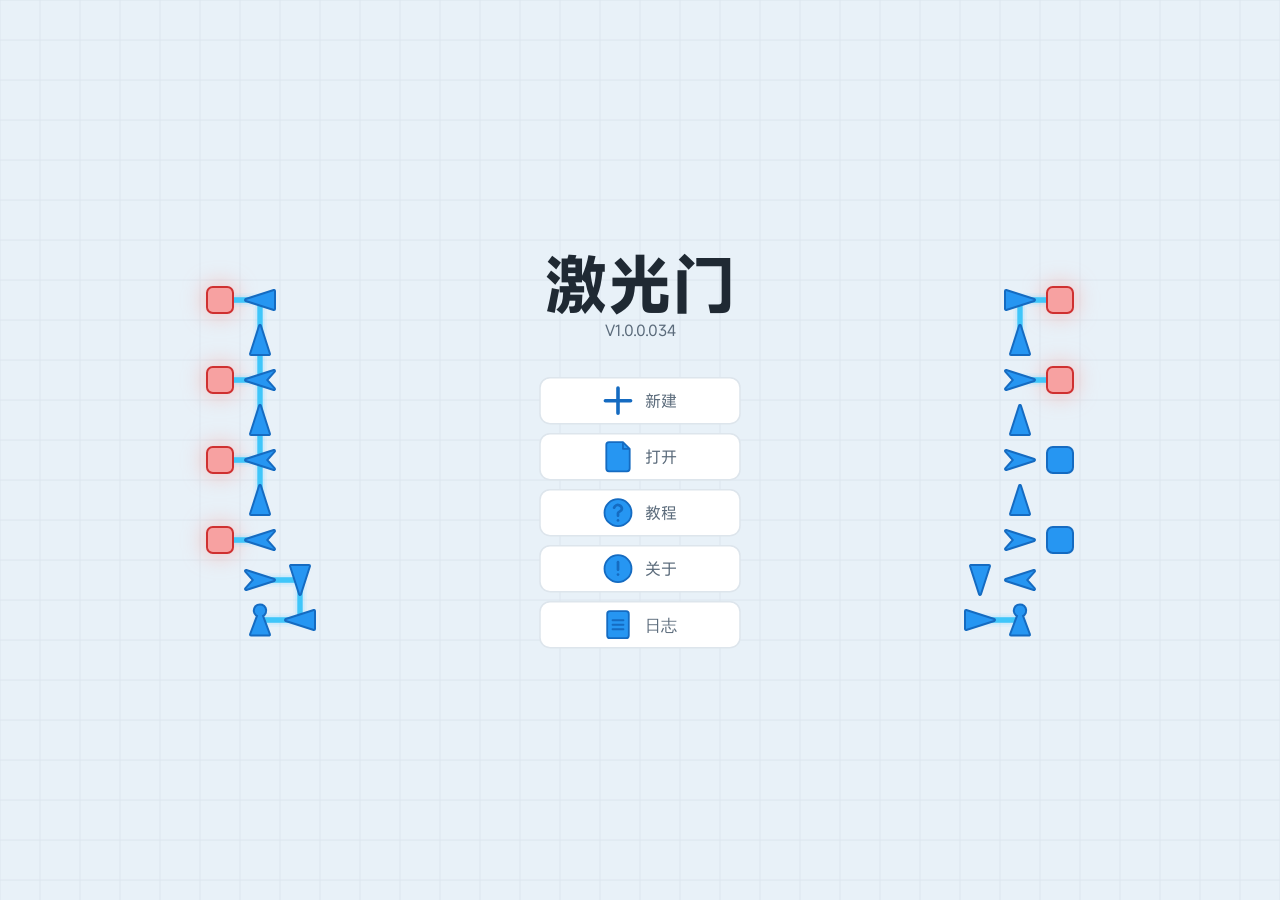
<file: index.html>
<!DOCTYPE html>
<html lang="zh-CN">
<head>
<meta charset="UTF-8">
<meta name="viewport" content="width=device-width, initial-scale=1.0">
<meta http-equiv="Cache-Control" content="no-cache, no-store, must-revalidate">
<meta http-equiv="Pragma" content="no-cache">
<!-- 标题显示在浏览器标签和搜索结果的大字上；简介显示在搜索结果标题下方那两行 -->
<title>激光门 - 用光路搭出逻辑门</title>
<meta name="description" content="使用激光门造就奇迹。用不同的元件做出电路，让激光沿网格逐格传播，把与门、或门、非门亲手搭出来，看光是怎么把它们算出来的。">
<link rel="icon" type="image/svg+xml" href="favicon.svg">
<!-- 进屋前那一屏的样式：内联在这里，为的是让首次绘制不必等任何外部文件 -->
<!-- 整站样式表改成了下面那一行异步取，页面因此一被解析完就能把欢迎界面画出来，
     真正的界面在它后面慢慢到，到齐之前一直由遮挡层盖着（何时收掉见 js/boot.js）
     这一整段在两个页面里逐字相同，改一处要两处一起改 -->
<style>
  /* 兜底：样式表还没到的那一小段里，页面上的元素都还没有样式，内容可能比窗口高
     先把外边距与滚动条按掉，免得滚动条在欢迎界面旁边露出来 */
  html, body {
    margin: 0;
    overflow: hidden;
    background: #ffffff;
  }
  /* 遮挡层：铺满整屏，正中是项目名与一条来回走的进度条 */
  #bootScreen {
    position: fixed;
    inset: 0;               /* 四条边贴住窗口：不写宽高，窗口怎么变它都正好铺满 */
    z-index: 20;            /* 压在画布、元件层、竖栏与所有弹窗（弹窗从 4 起）之上 */
    display: flex;
    flex-direction: column;
    align-items: center;
    justify-content: center;
    background: #ffffff;    /* 与页面同色：淡出时看不出接缝，只像内容自己浮上来 */
    color: #0D47A1;         /* 与首页标题、弹窗标题同一档深蓝 */
    font-family: "MiSans", -apple-system, "PingFang SC", "Microsoft YaHei", sans-serif;
  }
  /* 收掉时的淡出：类名由 boot.js 加，0.22 秒后整块从页面里摘掉 */
  #bootScreen.is-gone {
    opacity: 0;
    pointer-events: none;   /* 淡出过程中不再接收点击，免得挡住底下刚露出来的按钮 */
    transition: opacity 0.22s ease-out;
  }
  /* 项目名：与首页大标题写的是同一串字，这里取小一些的字号，靠字重与深蓝字色立住 */
  #bootScreen .boot-title {
    font-size: 30px;
    font-weight: 700;
    letter-spacing: 2px;
  }
  /* 进度条：一条浅蓝底槽，里面一小段深蓝来回走 */
  /* 它表示的不是真实进度：浏览器不提供字体下载的进度，这一段的用处只是给出「正在进」这个信号 */
  #bootScreen .boot-track {
    position: relative;
    overflow: hidden;       /* 走到底与刚起头时那一小段要贴边裁掉，不能露出槽外 */
    width: 120px;
    height: 3px;
    margin-top: 18px;
    border-radius: 2px;
    background: #C4EBFF;
  }
  #bootScreen .boot-track i {
    position: absolute;
    top: 0;
    left: 0;
    width: 40px;
    height: 100%;
    border-radius: 2px;
    background: #1565C0;
    animation: bootSlide 1.1s ease-in-out infinite;
  }
  @keyframes bootSlide {
    from { transform: translateX(-40px); }
    to   { transform: translateX(120px); }
  }
  /* 系统里开了「减少动态效果」时不来回走：那一小段停在正中，位置本身也说得清页面正在进 */
  @media (prefers-reduced-motion: reduce) {
    #bootScreen .boot-track i {
      animation: none;
      left: 40px;
    }
  }
</style>
<!-- 整站样式表：media 先写 print，浏览器就不会为它停下首次绘制；文件一到手，onload 把它改回 all
     这是本项目里唯一一处内联事件：只有挂在元素自己身上，才能在文件到手的那一刻就改过来
     脚本被禁时 onload 不会跑，由下面那句 noscript 里的同款 link 兜住
     id 留给 js/boot.js 认：它靠 link.sheet 判断这份样式表到位没有，没到位就先不揭开遮挡层 -->
<link id="mainStyle" rel="stylesheet" href="css/style.css?v=1.0.0.034" media="print" onload="this.media='all'">
<noscript><link rel="stylesheet" href="css/style.css?v=1.0.0.034"></noscript>
</head>
<body>

<!-- 进屋前的遮挡层：从第一帧起盖住整屏，等首帧与字体都齐了再淡出收掉，何时收由 js/boot.js 决定
     它的外观写在 head 里那段内联样式里，底色与页面同为白，所以淡出时看不出接缝，只像内容自己浮上来
     正中间那串字与首页大标题是同一串字（config.js 里 HOME.titleText），改一处要两处一起改
     它必须放在 body 的最前面：越早解析到，越早能盖住底下那些还没成形的元素 -->
<div id="bootScreen">
  <div class="boot-title">激光门</div>
  <div class="boot-track"><i></i></div>
</div>

<!-- 首页整屏只有这一张画布：网格、两侧演示、标题与五个入口都画在它上面，画法与交互见 js/home.js
     首页没有编辑器左侧那栏存档列表，也不直接编辑电路，它只做展示与分流 -->
<canvas id="homeCanvas"></canvas>

<!-- 教程弹窗：与编辑器里那个同款，正文从 tutorial-content.js 取，两个页面的教程逐字相同
     尺寸、底板、圆角、边框由 home.js 从 CONFIG / COLOR 注入；点左上角那个叉才关，点窗外的暗处不关
     它和关于窗互斥，开一个另一个自动关，两处的显隐只由 home.js 的 setHomePopup 一处改写 -->
<div id="homeTutorialPanel" class="popup modal">
  <button class="btn icon" id="btnHomeTutorialClose" aria-label="关闭教程">
    <!-- 叉用两笔圆头描边画成，收笔是圆的，与编辑器弹窗里那个叉、以及画布上的图标同一套 -->
    <!-- 描边取 currentColor：颜色跟着按钮文字色走，以后改按钮色不必再改这里 -->
    <svg viewBox="0 0 18 18" width="18" height="18" aria-hidden="true" focusable="false">
      <path d="M5.5 5.5 L12.5 12.5 M12.5 5.5 L5.5 12.5"
            fill="none" stroke="currentColor" stroke-width="2" stroke-linecap="round"></path>
    </svg>
  </button>
  <div class="doc" id="homeTutorialDoc"></div>
</div>

<!-- 关于弹窗：宽度取 420，高度交给内容自己定；项目名、简介、作者、地址、许可证由 home.js 按表填入 -->
<div id="homeAboutPanel" class="popup modal">
  <button class="btn icon" id="btnHomeAboutClose" aria-label="关闭关于">
    <svg viewBox="0 0 18 18" width="18" height="18" aria-hidden="true" focusable="false">
      <path d="M5.5 5.5 L12.5 12.5 M12.5 5.5 L5.5 12.5"
            fill="none" stroke="currentColor" stroke-width="2" stroke-linecap="round"></path>
    </svg>
  </button>
  <div class="doc" id="homeAboutDoc"></div>
</div>

<!-- 日志弹窗：比教程窗更大，逐条列出每个对外版本的简介；每条左侧那枚按钮点开才露出详细信息
     正文来自 js/changelog.js 的 CHANGELOG，外观与排版由 home.js 注入，与上面两个弹窗同一套 -->
<div id="homeLogPanel" class="popup modal">
  <button class="btn icon" id="btnHomeLogClose" aria-label="关闭日志">
    <svg viewBox="0 0 18 18" width="18" height="18" aria-hidden="true" focusable="false">
      <path d="M5.5 5.5 L12.5 12.5 M12.5 5.5 L5.5 12.5"
            fill="none" stroke="currentColor" stroke-width="2" stroke-linecap="round"></path>
    </svg>
  </button>
  <div class="doc" id="homeLogDoc"></div>
</div>

<!-- 加载顺序不可随意调整：util.js 必须排在最前面，因为 config.js 在文件顶层就要用 hslToRgb 算配色端点；
     handle-store.js 要排在 home.js 之前，「打开」要用它的 SAVE_FILE_TYPES、startInOption 与句柄记忆；
     element-types.js 与 circuit.js 是元件形状表与电路结算引擎，首页两侧的演示电路跑的就是编辑器同一套，
     它们依赖 CONFIG 与 ELEMENT_TYPES，所以只能排在 config.js 之后、home.js 之前；
     icons.js 与 tutorial-content.js 也是两个页面共用的那两份，home.js 借它们画图标、填教程正文。
     state.js 是共享状态容器：首页的演示引擎与编辑器读写的是同一份状态，所以两页都引它；
     其余的编辑器脚本（files.js、input.js 等）首页一概不引：那些是编辑职责，封面用不到。 -->
<script src="js/util.js?v=1.0.0.034"></script>
<script src="js/config.js?v=1.0.0.034"></script>
<!-- 数据与绘图基础：存档句柄库、元件类型表、共享状态、电路结算、图标与教程正文 -->
<script src="js/handle-store.js?v=1.0.0.034"></script>
<script src="js/element-types.js?v=1.0.0.034"></script>
<script src="js/state.js?v=1.0.0.034"></script>
<script src="js/circuit.js?v=1.0.0.034"></script>
<script src="js/icons.js?v=1.0.0.034"></script>
<script src="js/tutorial-content.js?v=1.0.0.034"></script>
<!-- 版本日志正文：首页「日志」弹窗按 CHANGELOG 逐条排，必须排在 home.js 之前 -->
<script src="js/changelog.js?v=1.0.0.034"></script>
<!-- 离线缓存登记：页面打开时静默把整站存进本地，之后断网也能直接打开，不依赖任何其它脚本 -->
<script src="js/offline.js?v=1.0.0.034"></script>
<!-- 加载界面与字体加载：两个都要排在 home.js 之前，home.js 起步时第一个要用、紧接着第二个也要用
     boot.js 管遮挡层何时收掉，fonts.js 把自带的 MiSans 点名取回来；两份都不碰编辑器状态，两页共用 -->
<script src="js/boot.js?v=1.0.0.034"></script>
<script src="js/fonts.js?v=1.0.0.034"></script>
<script src="js/home.js?v=1.0.0.034"></script>
</body>
</html>
</file>
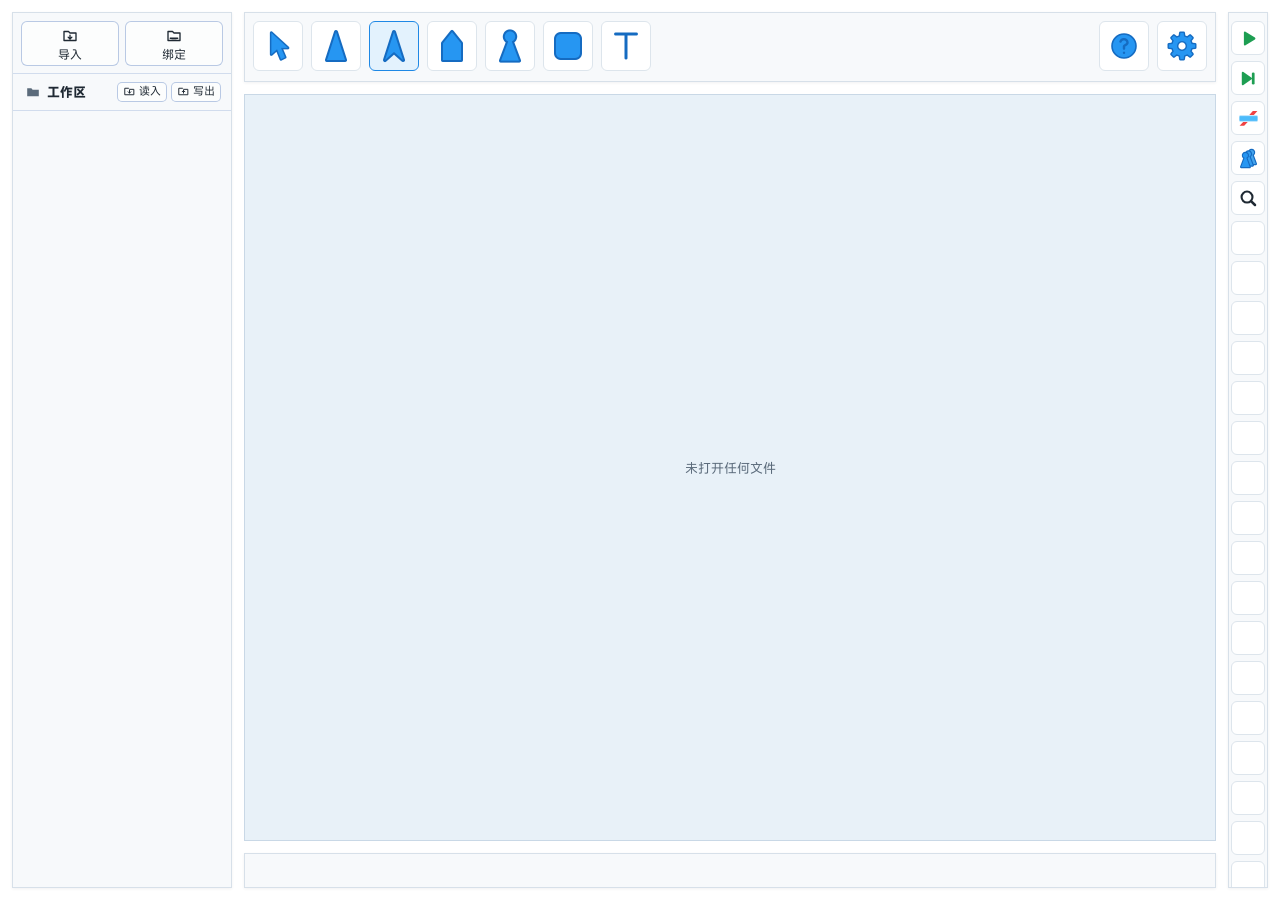
<file: editor.html>
<!DOCTYPE html>
<html lang="zh-CN">
<head>
<meta charset="UTF-8">
<meta name="viewport" content="width=device-width, initial-scale=1.0">
<meta http-equiv="Cache-Control" content="no-cache, no-store, must-revalidate">
<meta http-equiv="Pragma" content="no-cache">
<!-- 标题显示在浏览器标签和搜索结果的大字上；简介显示在搜索结果标题下方那两行 -->
<title>激光门 - 用光路搭出逻辑门</title>
<meta name="description" content="使用激光门造就奇迹。用不同的元件做出电路，让激光沿网格逐格传播，把与门、或门、非门亲手搭出来，看光是怎么把它们算出来的。">
<link rel="icon" type="image/svg+xml" href="favicon.svg">
<!-- 进屋前那一屏的样式：内联在这里，为的是让首次绘制不必等任何外部文件 -->
<!-- 整站样式表改成了下面那一行异步取，页面因此一被解析完就能把欢迎界面画出来，
     真正的界面在它后面慢慢到，到齐之前一直由遮挡层盖着（何时收掉见 js/boot.js）
     这一整段在两个页面里逐字相同，改一处要两处一起改 -->
<style>
  /* 兜底：样式表还没到的那一小段里，页面上的元素都还没有样式，内容可能比窗口高
     先把外边距与滚动条按掉，免得滚动条在欢迎界面旁边露出来 */
  html, body {
    margin: 0;
    overflow: hidden;
    background: #ffffff;
  }
  /* 遮挡层：铺满整屏，正中是项目名与一条来回走的进度条 */
  #bootScreen {
    position: fixed;
    inset: 0;               /* 四条边贴住窗口：不写宽高，窗口怎么变它都正好铺满 */
    z-index: 20;            /* 压在画布、元件层、竖栏与所有弹窗（弹窗从 4 起）之上 */
    display: flex;
    flex-direction: column;
    align-items: center;
    justify-content: center;
    background: #ffffff;    /* 与页面同色：淡出时看不出接缝，只像内容自己浮上来 */
    color: #0D47A1;         /* 与首页标题、弹窗标题同一档深蓝 */
    font-family: "MiSans", -apple-system, "PingFang SC", "Microsoft YaHei", sans-serif;
  }
  /* 收掉时的淡出：类名由 boot.js 加，0.22 秒后整块从页面里摘掉 */
  #bootScreen.is-gone {
    opacity: 0;
    pointer-events: none;   /* 淡出过程中不再接收点击，免得挡住底下刚露出来的按钮 */
    transition: opacity 0.22s ease-out;
  }
  /* 项目名：与首页大标题写的是同一串字，这里取小一些的字号，靠字重与深蓝字色立住 */
  #bootScreen .boot-title {
    font-size: 30px;
    font-weight: 700;
    letter-spacing: 2px;
  }
  /* 进度条：一条浅蓝底槽，里面一小段深蓝来回走 */
  /* 它表示的不是真实进度：浏览器不提供字体下载的进度，这一段的用处只是给出「正在进」这个信号 */
  #bootScreen .boot-track {
    position: relative;
    overflow: hidden;       /* 走到底与刚起头时那一小段要贴边裁掉，不能露出槽外 */
    width: 120px;
    height: 3px;
    margin-top: 18px;
    border-radius: 2px;
    background: #C4EBFF;
  }
  #bootScreen .boot-track i {
    position: absolute;
    top: 0;
    left: 0;
    width: 40px;
    height: 100%;
    border-radius: 2px;
    background: #1565C0;
    animation: bootSlide 1.1s ease-in-out infinite;
  }
  @keyframes bootSlide {
    from { transform: translateX(-40px); }
    to   { transform: translateX(120px); }
  }
  /* 系统里开了「减少动态效果」时不来回走：那一小段停在正中，位置本身也说得清页面正在进 */
  @media (prefers-reduced-motion: reduce) {
    #bootScreen .boot-track i {
      animation: none;
      left: 40px;
    }
  }
</style>
<!-- 整站样式表：media 先写 print，浏览器就不会为它停下首次绘制；文件一到手，onload 把它改回 all
     这是本项目里唯一一处内联事件：只有挂在元素自己身上，才能在文件到手的那一刻就改过来
     脚本被禁时 onload 不会跑，由下面那句 noscript 里的同款 link 兜住
     id 留给 js/boot.js 认：它靠 link.sheet 判断这份样式表到位没有，没到位就先不揭开遮挡层 -->
<link id="mainStyle" rel="stylesheet" href="css/style.css?v=1.0.0.034" media="print" onload="this.media='all'">
<noscript><link rel="stylesheet" href="css/style.css?v=1.0.0.034"></noscript>
</head>
<body>

<!-- 进屋前的遮挡层：页面一被解析到它就先画出来，等首帧、字体、样式表都齐了再淡出收掉，何时收由 js/boot.js 决定
     没有它的时候，首帧之前那一瞬看到的是还没成形的页面：整屏白，左上角留着一个只有描边、
     里面空空的小方框，那是竖栏还没被脚本摆好之前的样子；这一块把它整个盖住
     它的外观写在 head 里那段内联样式里，底色与页面同为白，所以淡出时看不出接缝，只像内容自己浮上来
     它必须放在 body 的最前面：越早解析到，越早能盖住底下那些还没成形的元素 -->
<div id="bootScreen">
  <div class="boot-title">激光门</div>
  <div class="boot-track"><i></i></div>
</div>

<!-- 工作区竖栏：贴在窗口最左侧的一条，左、上、下都内缩一个间隙，与上方面板、底栏同处一个框内
     宽度与配色由脚本从 CONFIG / COLOR 注入；栏里是存档列表，点最上面的文件夹名可以换一个文件夹
     它的出现让上方那条面板与网格视口都不再横跨整行 -->
<div id="sidebar">
  <!-- 工作区按钮条：放「导入、绑定」两个按钮，管的是别的文件夹
       另两个「读入、写出」管当前文件夹，挂在列表标题行的右端，四条流程都见 js/workspace.js -->
  <div id="workspaceBar"></div>
  <!-- 存档列表容器：行由脚本按内部工作区里的真实条目生成，见 js/sidebar.js -->
  <div id="sidebarTree"></div>
</div>

<!-- 右侧工具栏：与左侧竖栏同一套定位与外观，但做得很窄，专放大量小功能图标
     上下同样各内缩一个间隙，右边缘贴窗口右侧；它的出现让网格视口、上方面板与底栏都不再顶到窗口右边 -->
<div id="rightBar">
  <div id="rightBarTools"></div>
</div>

<!-- 工具栏的悬停名称：指针停在某一格上时，在这一格的左侧写出它是什么
     单独一层而不是格子里的子节点：它要探到栏外面去，挂在可滚动的栏里会被裁掉 -->
<div id="rightBarTip"></div>

<canvas id="gridCanvas" tabindex="0"></canvas>
<svg id="elemLayer"></svg>

<!-- 顶部元件面板：底板、一排选项槽与右侧三个按钮全部由 DOM 承担，位置与尺寸在窗口变化时由脚本按视口摆一次
     槽与按钮的图标各画在一张 50×50 的小画布上，悬停缩放、选中高亮、按钮提亮全交给样式表 -->
<div id="topPanel">
  <div id="panelSlots"></div>
  <div id="panelButtons"></div>
</div>

<!-- 底部栏：与顶部面板同一套外观，只放一行随状态变化的操作提示 -->
<div id="bottomBar">
  <div id="bottomBarHint"></div>
</div>

<!-- 屏幕中间的提示框：只写一句短话，停留三秒后自己淡出，不需要手点关闭
     位置不写死在这里：每次弹出时按网格视口的中线摆一次，窗口换尺寸后也不会偏 -->
<div id="centerToast"></div>

<!-- 简介浮层：排在元件层之后，配合 z-index 保证它永远画在元件之上 -->
<div id="slotTip">
  <div id="slotTipName"></div>
  <div id="slotTipDesc"></div>
</div>

<!-- 列表里悬停时的小窗：写那一条的全名，位置跟着指针走
     它必须放在竖栏外面：竖栏里的列表是可滚动的，挂在里面会被滚动容器裁掉 -->
<div id="sidebarTip"></div>

<!-- 工作区右键菜单：在列表上点右键时贴着指针弹出，里面只有新建文件夹与新建文件两条
     两条的图标与文字由 sidebar.js 生成，图形与列表里那一族同源，所以菜单说的是和列表同一套话
     位置按指针摆，贴到窗口右边或下边时自动翻到另一侧，见 sidebar.js 的 placeSidebarMenu -->
<div id="sidebarMenu"></div>

<!-- 右键菜单里「新建文件」右侧引出的子列表：里面是能存成的文件类型，目前只有 .lccas 一条
     单独一层而不是菜单的子节点：菜单只有几个字的宽度，这一列要从它右边探出去
     位置按「新建文件」那一条算，贴到窗口右边时翻到菜单左侧，见 sidebar.js 的 showSidebarSubmenu -->
<div id="sidebarSubmenu"></div>

<!-- 设置弹窗：排在简介浮层之后，齿轮点亮时显示在齿轮正下方；开关初始带 on 类，与默认开启的状态一致 -->
<div id="settingsPanel" class="popup">
  <div class="row">
    <span class="lbl">运行速度</span>
    <input type="range" id="speedSlider">
    <span class="val" id="speedValue"></span>
  </div>
  <div class="sec">渲染</div>
  <div class="row">
    <span class="lbl">渲染网格</span>
    <span class="sw on" id="gridSwitch"><span class="knob"></span></span>
  </div>
  <div class="row">
    <span class="lbl">高级渲染</span>
    <span class="sw on" id="advSwitch"><span class="knob"></span></span>
  </div>
  <div class="row">
    <span class="lbl">滚轮平移</span>
    <span class="sw" id="wheelSwitch"><span class="knob"></span></span>
  </div>
  <div class="row">
    <span class="lbl">渲染精度</span>
    <input type="range" id="renderPrecisionSlider">
    <span class="val" id="renderPrecisionValue"></span>
  </div>
  <div class="row">
    <span class="lbl">缩放刷新速度</span>
    <input type="range" id="zoomRefreshSlider">
    <span class="val" id="zoomRefreshValue"></span>
  </div>
</div>

<!-- 未打开任何文件时的空白：盖住网格区，中间一行小字说明此刻还没有打开文件 -->
<div id="emptyView"><span>未打开任何文件</span></div>

<!-- 文本编辑器：双击工作区里的 .txt / .md 文件时占据网格区，直接改原文
     标题栏写文件名与保存状态，正文区就是纯文本；Cmd+S 与「保存」按钮都写回原文件
     关闭前若还有改动会先问一句，不会不声不响地把改动丢掉 -->
<div id="textEditor">
  <div class="te-card">
    <div class="te-head">
      <span class="te-name" id="textEditorName"></span>
      <span class="te-state" id="textEditorState"></span>
      <button class="btn" id="textEditorPreview" type="button">预览</button>
      <button class="btn" id="textEditorSave" type="button">保存</button>
    </div>
    <textarea id="textEditorArea" spellcheck="false"></textarea>
    <!-- 预览层：按 Markdown 真正的排版显示正文，只在预览时露出；tabindex 让它能接住键盘，切回编辑与保存照常可用 -->
    <div id="textEditorPreviewArea" class="te-preview" tabindex="-1"></div>
  </div>
</div>

<!-- 堆叠设置框：点右侧工具栏的「堆叠」后浮在网格正中，跟着地图一起缩放平移
     里面是几行数字与一个开关，改动时画布上实时显示将要叠出来的虚影，确认后才真正落成元件 -->
<div id="stackPanel" class="popup stackpanel">
  <div class="ttl">堆叠</div>
  <div class="row">
    <span class="lbl">堆叠次数</span>
    <span class="numgroup">
      <input type="number" id="stackCount" class="st-input" value="2" min="1" step="1">
      <button type="button" class="st-step" id="stackCountPlus">+</button>
      <button type="button" class="st-step" id="stackCountMinus">−</button>
    </span>
  </div>
  <div class="row">
    <span class="lbl">X偏移</span>
    <span class="numgroup">
      <input type="number" id="stackDX" class="st-input" value="0" step="1">
      <button type="button" class="st-step" id="stackDXPlus">+</button>
      <button type="button" class="st-step" id="stackDXMinus">−</button>
    </span>
  </div>
  <div class="row">
    <span class="lbl">Y偏移</span>
    <span class="numgroup">
      <input type="number" id="stackDY" class="st-input" value="-1" step="1">
      <button type="button" class="st-step" id="stackDYPlus">+</button>
      <button type="button" class="st-step" id="stackDYMinus">−</button>
    </span>
  </div>
  <div class="row">
    <span class="lbl">每次镜像</span>
    <span class="sw" id="stackMirror"><span class="knob"></span></span>
  </div>
  <div class="row">
    <span class="lbl">替换重叠的元件</span>
    <span class="sw" id="stackReplace"><span class="knob"></span></span>
  </div>
  <div class="acts">
    <button class="btn" id="btnStackCancel" type="button">取消</button>
    <button class="btn primary" id="btnStackOk" type="button">确认</button>
  </div>
</div>

<!-- 查找设置框：点右侧工具栏第五格的放大镜后贴在网格视口右上角，不随地图平移缩放
     上面一行是准确/模糊的切换与放大镜按钮，下面一行是页码与左右两个箭头；
     页码只在切换箭头时才带着视角走，刚搜出来时视角保持不动 -->
<div id="searchPanel" class="popup searchpanel">
  <div class="srow">
    <span class="smode" id="searchMode">准确</span>
    <button type="button" class="sgo" id="searchGo" aria-label="搜索"></button>
  </div>
  <div class="srow spager">
    <span class="spage" id="searchPage">0/0</span>
    <span class="snav">
      <button type="button" class="spg" id="searchPrev" aria-label="上一个结果">‹</button>
      <button type="button" class="spg" id="searchNext" aria-label="下一个结果">›</button>
    </span>
  </div>
</div>

<!-- 放大镜按钮变灰时的那句解释：单独一层，指针停在按钮上才出现，离开就收起 -->
<div id="searchTip"></div>

<!-- 教程弹窗：点教程按钮后从屏幕正中弹出，底板与设置、文件两个弹窗同一套配色 -->
<!-- 左上角是一个叉形的关闭按钮，点了就把窗口关掉；下面的内容区先留空，等教程文字写好之后再填进去 -->
<div id="tutorialPanel" class="popup modal">
  <button class="btn icon" id="btnTutorialCancel" aria-label="取消">
    <!-- 叉用两笔圆头描边画成，收笔是圆的，与画布上齿轮、文件、教程三个图标的收笔同一套 -->
    <!-- 描边取 currentColor：颜色跟着按钮文字色走，以后改按钮色不必再改这里 -->
    <svg viewBox="0 0 18 18" width="18" height="18" aria-hidden="true" focusable="false">
      <path d="M5.5 5.5 L12.5 12.5 M12.5 5.5 L5.5 12.5"
            fill="none" stroke="currentColor" stroke-width="2" stroke-linecap="round"></path>
    </svg>
  </button>
  <div class="doc" id="tutorialDoc"></div>
</div>

<!-- 确认弹窗：只有一句问话和两个按钮，用在「丢掉手上的改动」这类要点头才继续的地方 -->
<!-- 底板与教程弹窗是同一套（都走 .popup.modal），只是窄得多；问话文字由脚本按场合写进去，这里不写死 -->
<div id="confirmPanel" class="popup modal confirm">
  <div class="msg" id="confirmText"></div>
  <div class="acts">
    <!-- 左边是退路，右边是那件会丢东西的事：默认视线落在右边，与系统弹窗的习惯一致 -->
    <button class="btn" id="btnConfirmCancel" type="button">取消</button>
    <button class="btn primary" id="btnConfirmOk" type="button">丢弃</button>
  </div>
</div>

<!-- 标签输入框：双击元件或它的标签时从屏幕正中弹出，用来改那一行文字
     底板与确认弹窗同一套（都走 .popup.modal），只是中间换成一行可以打字的输入框
     文字清空再确定就等于删掉标签；Esc 与「取消」都表示放弃这次改动 -->
<div id="labelEditor" class="popup modal labeledit">
  <div class="msg" id="labelEditorHint">标签文字（清空即删除）</div>
  <input class="edit" type="text" id="labelEditorInput" maxlength="40" autocomplete="off" spellcheck="false">
  <div class="acts">
    <button class="btn" id="btnLabelCancel" type="button">取消</button>
    <button class="btn primary" id="btnLabelOk" type="button">确定</button>
  </div>
</div>

<!-- 浮动文本的原地输入框：铺在那块文字所在的屏幕上，文字透明、只留光标与选中底色 -->
<!-- 字形由画布按染色规则画在它下面，所以打字过程中标题的放大与染色是实时可见的 -->
<!-- 用真的 textarea 而不是自己在画布上模拟一个编辑器：输入法、选中、方向键、鼠标点选全部是浏览器原生行为 -->
<textarea id="textField" autocomplete="off" spellcheck="false" wrap="off"></textarea>

<div id="debugPanel">
  <!-- 性能读数：只读，不参与画面。按 P 开关这个面板，F2 同样可用（Mac 上功能键默认要按住 Fn），或在控制台执行 debugPanel.show() -->
  <!-- 分两行排：第一行的三个都是时间（帧率 帧/秒，帧间隔与脚本耗时都是毫秒），第二行的四个都是规模，混排会读不清 -->
  <!-- 脚本指每帧 JS 占用的时间，帧间隔指浏览器实际给到的间隔，两者一起看才知道帧率是被脚本拖住还是本来就到顶 -->
  <div class="grp perfRow">
    <label>帧率<span class="val" id="perfFps">--</span></label>
    <label>帧间隔<span class="val" id="perfFrame">--</span></label>
    <label>脚本<span class="val" id="perfScript">--</span></label>
  </div>
  <div class="grp perfRow">
    <label>元件<span class="val" id="perfTotal">--</span></label>
    <label>在屏<span class="val" id="perfDrawn">--</span></label>
    <label>剔除<span class="val" id="perfCulled">--</span></label>
    <label>缩放<span class="val" id="perfScale">--</span></label>
  </div>
</div>
<!-- 加载顺序不可随意调整：util.js 必须排在最前面，因为 config.js 在文件顶层就要用 hslToRgb 算配色端点，
       state.js 在文件顶层要调用缓动函数，两者都要用到工具函数；把工具函数提到最前，这两处才都不会落空
       下面按职责分成八组，组内顺序同样有约束；移动任何一行之前先看它所属组的说明 --------------------- -->
<script src="js/util.js?v=1.0.0.034"></script>
<script src="js/config.js?v=1.0.0.034"></script>
<!-- 句柄记忆与存档文件的类型声明：编辑器与首页共用，两页写的是同一个库、同一个键，所以必须排在
     sidebar.js 与 files.js 之前——那两处都要用 SAVE_EXT 与那几个句柄函数 -->
<script src="js/handle-store.js?v=1.0.0.034"></script>
<!-- 工作区存储层：必须在 sidebar.js 之前加载，侧栏启动时要靠它打开 OPFS 工作区 -->
<script src="js/workspace.js?v=1.0.0.034"></script>
<!-- 数据与绘图基础：元件类型表、全局状态容器、图标底图与三块渲染入口 -->
<script src="js/element-types.js?v=1.0.0.034"></script>
<script src="js/state.js?v=1.0.0.034"></script>
<script src="js/icons.js?v=1.0.0.034"></script>
<script src="js/render-scene.js?v=1.0.0.034"></script>
<script src="js/render-panel.js?v=1.0.0.034"></script>
<script src="js/scene.js?v=1.0.0.034"></script>
<!-- 界面：教程正文、面板与各弹层、侧栏与右键菜单；都建立在上一组的渲染入口之上 -->
<script src="js/tutorial-content.js?v=1.0.0.034"></script>
<script src="js/ui.js?v=1.0.0.034"></script>
<script src="js/sidebar.js?v=1.0.0.034"></script>
<script src="js/sidebar-icons.js?v=1.0.0.034"></script>
<script src="js/sidebar-menu.js?v=1.0.0.034"></script>
<script src="js/sidebar-rename.js?v=1.0.0.034"></script>
<script src="js/files.js?v=1.0.0.034"></script>
<!-- 文本编辑器：双击 .txt / .md 时打开，保存走 files.js 里的权限确认 -->
<script src="js/text-editor.js?v=1.0.0.034"></script>
<!-- 设置、选项槽与元件：从放置、编辑到电路结算的一条链，彼此按调用关系排列 -->
<script src="js/settings.js?v=1.0.0.034"></script>
<script src="js/slots.js?v=1.0.0.034"></script>
<script src="js/elements.js?v=1.0.0.034"></script>
<script src="js/history.js?v=1.0.0.034"></script>
<script src="js/circuit.js?v=1.0.0.034"></script>
<script src="js/labels.js?v=1.0.0.034"></script>
<script src="js/texts.js?v=1.0.0.034"></script>
<script src="js/selection.js?v=1.0.0.034"></script>
<script src="js/stack.js?v=1.0.0.034"></script>
<script src="js/search.js?v=1.0.0.034"></script>
<script src="js/ghost.js?v=1.0.0.034"></script>
<script src="js/debug.js?v=1.0.0.034"></script>
<script src="js/camera.js?v=1.0.0.034"></script>
<script src="js/input.js?v=1.0.0.034"></script>
<!-- 启动收尾：离线登记独立，加载界面与字体要排在 main.js 之前 -->
<script src="js/offline.js?v=1.0.0.034"></script>
<!-- 加载界面与字体加载：两个都要排在 main.js 之前，main.js 起步时第一个要用、紧接着第二个也要用
     boot.js 管遮挡层何时收掉，fonts.js 把自带的 MiSans 点名取回来 ------------------------------- -->
<script src="js/boot.js?v=1.0.0.034"></script>
<script src="js/fonts.js?v=1.0.0.034"></script>
<script src="js/main.js?v=1.0.0.034"></script>
</body>
</html>
</file>
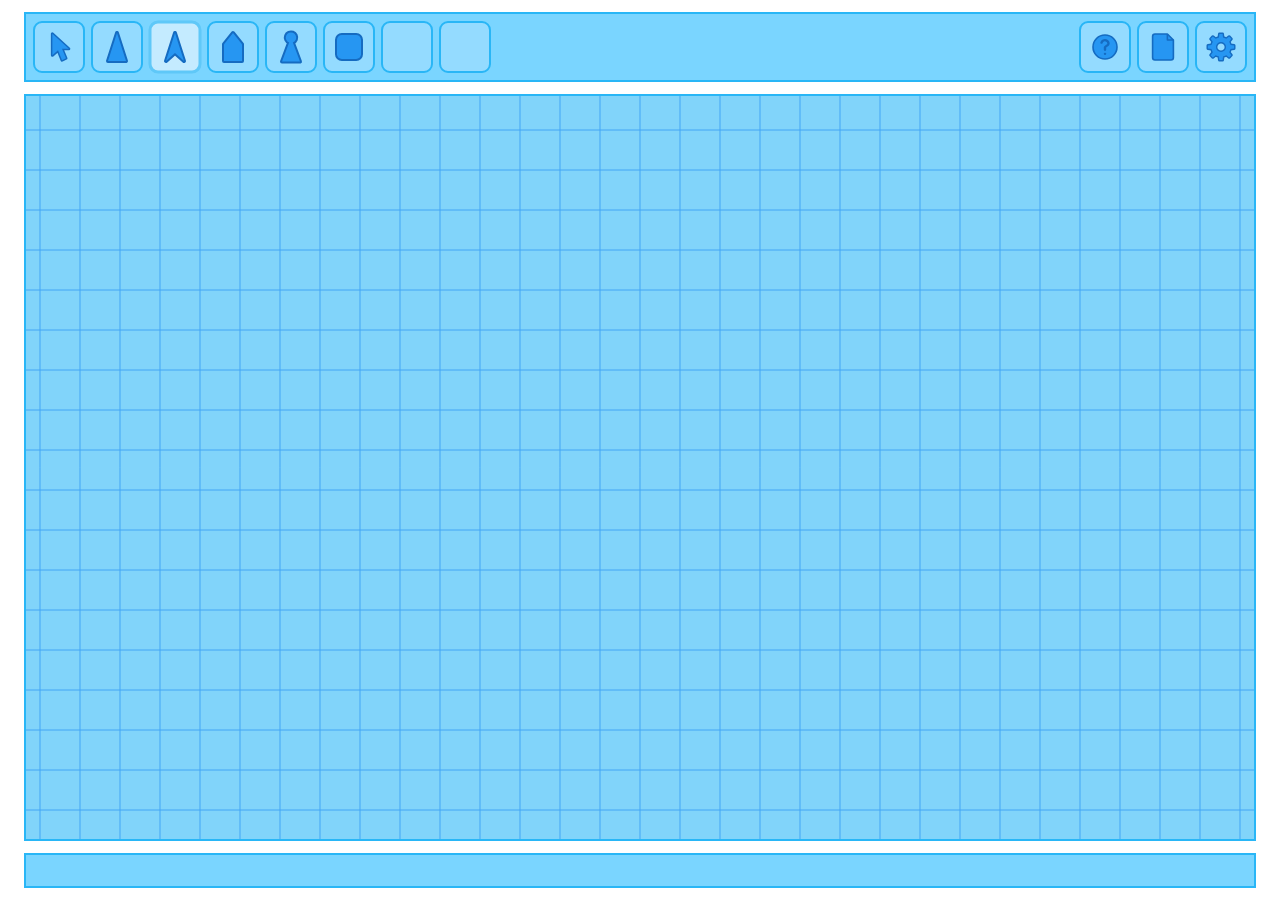
<file: 旧大文件版本.html>
<!DOCTYPE html>
<html lang="zh-CN">
<head>
<meta charset="UTF-8">
<meta name="viewport" content="width=device-width, initial-scale=1.0">
<title>绘制网格</title>
<style>
  /* 页面白底、无滚动条：网格只出现在视口矩形内，视口外保持白底 */
  html, body {
    margin: 0;
    padding: 0;
    width: 100%;
    height: 100%;
    overflow: hidden;
    background: #ffffff;
    font-family: -apple-system, "PingFang SC", "Microsoft YaHei", sans-serif;
  }
  /* touch-action 关掉浏览器自带手势，避免与滚轮缩放、中键拖拽冲突 */
  #gridCanvas {
    display: block;
    touch-action: none;
    user-select: none;
    /* 画布本身不可聚焦，加 tabindex 后可以主动抢键盘焦点；全屏画布不需要焦点框 */
    outline: none;
  }
  /* 元件层：盖在画布上方的 SVG，本步不做交互，指针事件全部透传给画布 */
  #elemLayer {
    position: fixed;
    left: 0;
    top: 0;
    pointer-events: none;
  }
  /* 简介浮层：独立于 Canvas 的 DOM 层，靠 z-index 压在元件层之上，不会被网格上的元件盖住
     这里只管定位与层级，字号、内边距、圆角、颜色都由 JS 从 CONFIG / COLOR 一次性注入 */
  #slotTip {
    position: fixed;
    left: 0;
    top: 0;
    box-sizing: border-box;
    border: 2px solid;
    opacity: 0;
    pointer-events: none;
    z-index: 5;
  }
  #slotTipName {
    font-weight: 600;
  }
  /* 弹出面板的通用外观：设置弹窗与文件弹窗共用这一类，两者的底板、行布局、控件样式完全一致
     这里只管定位与层级，字号、内边距、圆角、颜色由 JS 从 CONFIG / COLOR 一次性注入
     显示时要接住鼠标，所以指针事件是开的；隐藏时 display 为 none，自然收不到任何事件 */
  .popup {
    position: fixed;
    left: 0;
    top: 0;
    box-sizing: border-box;
    display: none;
    border: 2px solid;
    opacity: 0;
    pointer-events: auto;
    z-index: 4;
  }
  /* 弹窗里的每一行：文字靠左、控件靠右，行高由 JS 从配置注入，以后放滑块也按同一行高对齐 */
  .popup .row {
    display: flex;
    align-items: center;
    justify-content: space-between;
  }
  /* 开关：圆角滑轨加圆形滑块，开与关只差一个类，滑块位移和滑轨变色都交给 CSS 过渡 */
  /* 尺寸写死在这里而不是走配置：它只有这一处用，且必须和行高对得上，放配置区反而多一层跳转 */
  .popup .sw {
    position: relative;
    flex: none;                 /* 不被左边的文字挤扁 */
    width: 34px;
    height: 18px;
    border-radius: 9px;
    background: #B9CBD8;        /* 关闭态滑轨：灰蓝，明确区别于开启态 */
    transition: background-color 0.16s ease-out;  /* 与槽反馈同为 0.16 秒的缓出，手感统一 */
  }
  .popup .sw .knob {
    position: absolute;
    left: 2px;
    top: 2px;
    width: 14px;
    height: 14px;
    border-radius: 50%;
    background: #ffffff;
    transition: transform 0.16s ease-out;
  }
  .popup .sw.on {
    background: #29B6F6;        /* 开启态滑轨：与视口边框同色，整页仍是同一色系 */
  }
  .popup .sw.on .knob {
    transform: translateX(16px);  /* 滑轨宽 34 减滑块 14 再减左右各 2 的留边 */
  }
  /* 行首文字：禁止换行并禁止收缩，否则一行挤不下时会被压成一字一行 */
  .popup .lbl {
    flex: none;
    white-space: nowrap;
  }
  /* 速度滑块：轨道与滑块交给浏览器原生渲染，只用 accent-color 把它染成同一个蓝 */
  /* 宽度写死并禁止收缩，否则会被左边的文字挤变形，与开关同样对待 */
  .popup input[type="range"] {
    flex: none;
    width: 110px;
    accent-color: #29B6F6;
  }
  /* 速度数值：做成小徽章，白底圆角、数字等宽居中，读数清楚又不像裸露的文本 */
  .popup .val {
    flex: none;
    box-sizing: border-box;
    width: 58px;
    margin-left: 8px;
    padding: 3px 0;
    text-align: center;
    border-radius: 6px;
    background: rgba(255, 255, 255, 0.72);
    color: #1B6C8F;                /* 深一档的蓝：白底上比正文灰更清楚 */
    font-variant-numeric: tabular-nums;  /* 等宽数字：拖动时数字跳动不会左右晃 */
  }
  /* 文件名：占满行内剩余宽度，超长时从左侧省略，绝不把整行撑破 */
  .popup .fname {
    flex: 1;
    min-width: 0;               /* 缺了它，弹性子项不会收缩，省略号永远不会出现 */
    margin-left: 8px;
    text-align: right;
    white-space: nowrap;
    overflow: hidden;
    text-overflow: ellipsis;
    color: #1B6C8F;
  }
  /* 文件弹窗里的动作项：一行一个，整行都是可点区域 */
  /* 平时不着色也不描边，只在悬停时浮出一层淡蓝——弹窗本身很窄，再并排放三块白底会显得很吵 */
  .popup .btn {
    display: flex;
    align-items: center;
    box-sizing: border-box;
    width: 100%;
    padding: 0 8px;
    border: none;
    border-radius: 6px;
    background: transparent;
    color: #1B6C8F;             /* 深一档的蓝：与文件名同色，读起来是「可以点的」，又不必加底板 */
    font-family: inherit;
    font-size: inherit;
    text-align: left;
    cursor: pointer;
    transition: background-color 0.16s ease-out;
  }
  .popup .btn:hover { background: rgba(255, 255, 255, 0.66); }
  .popup .btn:active { background: rgba(255, 255, 255, 0.92); }
  /* 教程弹窗：点教程按钮后从屏幕正中弹出，比设置、文件两个弹窗大得多 */
  /* 居中用左右各 50% 再位移自身一半来实现，与窗口实际尺寸无关，所以尺寸改大改小都不用动这里 */
  .popup.modal {
    left: 50%;
    top: 50%;
    transform: translate(-50%, -50%);
    flex-direction: column;   /* 取消按钮在上、内容区在下，纵向排 */
    z-index: 6;               /* 压在所有浮层之上：它是模态窗口，弹出来就在最前面 */
  }
  /* 关闭按钮：一个正方形的图标按钮，叉是 SVG 里两笔圆头描边，收笔的圆与画布上那几个图标一致 */
  /* 这里特意不给常态底色：本项目里白色是「选中」的信号，一个常驻白底的按钮会被读成当前选中项 */
  /* 只靠深一档的蓝表示「可点」，与文件弹窗里那几个动作项同一套读法 */
  .popup.modal .btn.icon {
    align-self: flex-start;   /* 靠左上收住：不写这句会被横向拉伸，按钮就占满一整行 */
    flex: none;
    justify-content: center;  /* .popup .btn 默认把内容靠左排，图标要居中才不偏在左边 */
    width: 26px;              /* 与设置弹窗的行高同档，刚好放得下 18 的图标再留一圈空白 */
    height: 26px;
    padding: 0;               /* 尺寸已经定死，内边距再撑就会把图标挤歪 */
  }
  .popup.modal .btn.icon svg {
    pointer-events: none;     /* 让指针事件一律落在按钮本身上：按下时判定的是按钮，不是里面的路径 */
  }
  /* 内容区：占满取消按钮之外的全部高度；文字多了自己滚动，绝不把窗口撑高 */
  /* 底色与文字色由 JS 从 COLOR 注入，取的是「未选中」那一档的蓝，压暗窗口底板一级，读起来是凹进去的一块 */
  .popup.modal .doc {
    box-sizing: border-box;
    flex: 1;                  /* 吃掉剩余高度，窗口加高时它跟着长 */
    min-height: 0;            /* 缺了它，弹性子项不会低于内容自身高度，滚动条就永远不出现 */
    overflow-y: auto;
    margin-top: 8px;
    padding: 10px 12px;
    border-radius: 6px;
    line-height: 1.6;
    user-select: text;        /* 教程是给人读的，允许选中复制 */
    white-space: normal;      /* 正文改用块级元素分层排布，版面由结构决定，不再取决于源码里的换行与缩进 */
  }
  /* 调试面板：默认隐藏，用 debugPanel.show() 唤出；浮在网格之上，方便随时调参 */
  /* 钉在左下角而不是左上角：左上角是元件选择面板的位置，钉在那里会把选项槽全挡住 */
  #debugPanel {
    display: none;
    position: fixed;
    left: 12px;
    bottom: 12px;
    padding: 8px 10px;
    background: rgba(255, 255, 255, 0.94);
    border: 1px solid #90CAF9;
    border-radius: 6px;
    font-size: 12px;
    line-height: 1.4;
    color: #111111;
    z-index: 10;
    user-select: none;
  }
  #debugPanel .grp {
    display: flex;
    align-items: center;
    gap: 6px;
  }
  #debugPanel .grp + .grp {
    margin-top: 6px;
  }
  #debugPanel .sw {
    width: 16px;
    height: 16px;
    border: 1px solid #1565C0;
    border-radius: 3px;
  }
  #debugPanel label {
    display: flex;
    align-items: center;
    gap: 3px;
    color: #444444;
  }
  #debugPanel input[type="range"] {
    width: 84px;
  }
  #debugPanel .code {
    font-family: Menlo, Consolas, monospace;
    color: #444444;
  }
</style>
</head>
<body>

<canvas id="gridCanvas" tabindex="0"></canvas>
<svg id="elemLayer"></svg>

<!-- 简介浮层：排在元件层之后，配合 z-index 保证它永远画在元件之上 -->
<div id="slotTip">
  <div id="slotTipName"></div>
  <div id="slotTipDesc"></div>
</div>

<!-- 设置弹窗：排在简介浮层之后，齿轮点亮时显示在齿轮正下方；开关初始带 on 类，与默认开启的状态一致 -->
<div id="settingsPanel" class="popup">
  <div class="row">
    <span class="lbl">渲染网格</span>
    <span class="sw on" id="gridSwitch"><span class="knob"></span></span>
  </div>
  <div class="row">
    <span class="lbl">高级渲染</span>
    <span class="sw on" id="advSwitch"><span class="knob"></span></span>
  </div>
  <div class="row">
    <span class="lbl">运行速度</span>
    <input type="range" id="speedSlider">
    <span class="val" id="speedValue"></span>
  </div>
</div>

<!-- 文件弹窗：文件按钮点亮时显示在该按钮正下方，与设置弹窗同款底板 -->
<!-- 文件名一行，三个动作各占一行；动作本步只打印，确认接上之后下一步再换成真实读写 -->
<div id="filePanel" class="popup">
  <div class="row">
    <span class="lbl">当前文件</span>
    <span class="fname" id="fileName"></span>
  </div>
  <button class="btn" id="btnOpen">打开</button>
  <button class="btn" id="btnSave">保存</button>
  <button class="btn" id="btnSaveAs">另存为</button>
  <button class="btn" id="btnImportSel">以选区导入</button>
  <button class="btn" id="btnExportSel">以选区导出</button>
</div>

<!-- 教程弹窗：点教程按钮后从屏幕正中弹出，底板与设置、文件两个弹窗同一套配色 -->
<!-- 左上角是一个叉形的关闭按钮，点了就把窗口关掉；下面的内容区先留空，等教程文字写好之后再填进去 -->
<div id="tutorialPanel" class="popup modal">
  <button class="btn icon" id="btnTutorialCancel" aria-label="取消">
    <!-- 叉用两笔圆头描边画成，收笔是圆的，与画布上齿轮、文件、教程三个图标的收笔同一套 -->
    <!-- 描边取 currentColor：颜色跟着按钮文字色走，以后改按钮色不必再改这里 -->
    <svg viewBox="0 0 18 18" width="18" height="18" aria-hidden="true" focusable="false">
      <path d="M5.5 5.5 L12.5 12.5 M12.5 5.5 L5.5 12.5"
            fill="none" stroke="currentColor" stroke-width="2" stroke-linecap="round"></path>
    </svg>
  </button>
  <div class="doc" id="tutorialDoc"></div>
</div>

<div id="debugPanel">
  <div class="grp">
    <span class="sw" id="swFill"></span>
    <label>填充</label>
    <label>H<input type="range" id="fillH" min="0" max="360" step="1"></label>
    <label>S<input type="range" id="fillS" min="0" max="100" step="1"></label>
    <label>L<input type="range" id="fillL" min="0" max="100" step="1"></label>
    <span class="code" id="codeFill"></span>
  </div>
  <div class="grp">
    <span class="sw" id="swStroke"></span>
    <label>描边</label>
    <label>H<input type="range" id="strokeH" min="0" max="360" step="1"></label>
    <label>S<input type="range" id="strokeS" min="0" max="100" step="1"></label>
    <label>L<input type="range" id="strokeL" min="0" max="100" step="1"></label>
    <span class="code" id="codeStroke"></span>
  </div>
  <div class="grp">
    <span class="sw" id="swPanel"></span>
    <label>底板</label>
    <label>H<input type="range" id="panelH" min="0" max="360" step="1"></label>
    <label>S<input type="range" id="panelS" min="0" max="100" step="1"></label>
    <label>L<input type="range" id="panelL" min="0" max="100" step="1"></label>
    <span class="code" id="codePanel"></span>
  </div>
  <div class="grp">
    <span class="sw" id="swSlot"></span>
    <label>槽填充</label>
    <label>H<input type="range" id="slotH" min="0" max="360" step="1"></label>
    <label>S<input type="range" id="slotS" min="0" max="100" step="1"></label>
    <label>L<input type="range" id="slotL" min="0" max="100" step="1"></label>
    <span class="code" id="codeSlot"></span>
  </div>
  <div class="grp">
    <span class="sw" id="swGearFill"></span>
    <label>齿轮填充</label>
    <label>H<input type="range" id="gearFillH" min="0" max="360" step="1"></label>
    <label>S<input type="range" id="gearFillS" min="0" max="100" step="1"></label>
    <label>L<input type="range" id="gearFillL" min="0" max="100" step="1"></label>
    <span class="code" id="codeGearFill"></span>
  </div>
  <div class="grp">
    <span class="sw" id="swGearStroke"></span>
    <label>齿轮描边</label>
    <label>H<input type="range" id="gearStrokeH" min="0" max="360" step="1"></label>
    <label>S<input type="range" id="gearStrokeS" min="0" max="100" step="1"></label>
    <label>L<input type="range" id="gearStrokeL" min="0" max="100" step="1"></label>
    <span class="code" id="codeGearStroke"></span>
  </div>
  <div class="grp">
    <span class="sw" id="swSetFill"></span>
    <label>设置槽填充</label>
    <label>H<input type="range" id="setFillH" min="0" max="360" step="1"></label>
    <label>S<input type="range" id="setFillS" min="0" max="100" step="1"></label>
    <label>L<input type="range" id="setFillL" min="0" max="100" step="1"></label>
    <span class="code" id="codeSetFill"></span>
  </div>
  <div class="grp">
    <span class="sw" id="swSetStroke"></span>
    <label>设置槽描边</label>
    <label>H<input type="range" id="setStrokeH" min="0" max="360" step="1"></label>
    <label>S<input type="range" id="setStrokeS" min="0" max="100" step="1"></label>
    <label>L<input type="range" id="setStrokeL" min="0" max="100" step="1"></label>
    <span class="code" id="codeSetStroke"></span>
  </div>
</div>

<script>
"use strict";

/* ========== 常量配置 ========== */

const CONFIG = {
  gridUnit: 1,            // 网格基本单位：1 个世界单位 = 1 格，也是永远显示的最小格子
  viewportMargin: 24,     // 视口相对画布的内缩边距（CSS px），让视口边界可见
  panelHeight: 70,        // 画布上方预留的空白高度（CSS px）：给元件选择面板用，网格视图整体下移这么多
  panelGap: 12,           // 上方面板矩形与窗口顶边、网格顶边之间的空隙（CSS px）
  bottomBarHeight: 35,    // 底部栏的高度（CSS px）：取上方元件面板高度的一半，整页上下形成呼应
  hintFontSize: 15,       // 底栏提示文字的字号（CSS px）
  panelSlotCount: 8,      // 面板里选项槽的数量
  panelSlotPad: 8,        // 选项槽区域相对面板内沿的内缩（CSS px），让槽不贴到面板边框上
  panelSlotGap: 8,        // 选项槽之间的横向间隔（CSS px）
  panelSlotRadius: 8,     // 选项槽的圆角半径（CSS px）
  panelSlotSide: 50,      // 选项槽边长（CSS px）：固定值，不再由面板高度推出，面板加高不会把槽一起撑大
  panelSlotElementLen: 28,      // 槽内元件的长度（CSS px，三角形顶点到底边）：形状比例不变，宽度按 elementWid/elementLen 自动推出
  panelSlotHoverScale: 0.93,    // 悬停时整个槽缩到的比例：槽与槽内元件一起缩，不会只缩框不缩元件
  panelSlotPressedScale: 0.86,  // 按下时整个槽缩到的比例：比悬停更深，手感像真的按进去
  panelSlotAnimDuration: 0.16,  // 槽反馈动画时长（秒）：悬停与按下的缩放都用它，走固定时长的缓出曲线，不用指数平滑
  slotSelectedBorderWidth: 3,   // 选中槽的描边宽度（CSS px）：比普通槽的 2px 略粗，作为选中标识
  settingsLitAmount: 0.45,      // 设置按钮打开时的提亮幅度（0~1）：朝白色混这么多，太大就发灰不像同一色系
  settingsLitDuration: 0.22,    // 设置按钮提亮的过渡时长（秒）：亮起与熄灭都走它，太快会像闪一下
  gearTeeth: 8,           // 齿轮齿数：8 齿在二十几像素的尺寸下疏密刚好，再多就糊成一圈看不出齿
  gearTipR: 0.33,         // 齿顶半径（世界单位）：和元件同一套尺度，随槽内缩放自动变小
  gearRootR: 0.245,       // 齿根半径（世界单位）：齿顶到齿根的高度即齿高，太浅就不像齿轮
  gearHoleR: 0.125,       // 中心孔半径（世界单位）：孔和齿根之间要留出一圈可见的环，否则齿轮糊成一坨
  gearTipHalfDeg: 7,      // 齿顶半角（度）：齿顶比齿根窄，齿才是有锥度的梯形而不是方块
  gearRootHalfDeg: 12,    // 齿根半角（度）：两齿之间的空隙由它和齿距共同决定
  gearStroke: 0.07,       // 齿轮描边宽度（世界单位）：比元件描边细，否则中心孔会被描边糊死
  fileHalfW: 0.26,        // 文件图标半宽（世界单位）：纸比齿轮窄一点，视觉重量才和齿轮相当
  fileHalfH: 0.325,       // 文件图标半高（世界单位）：约 26px，加上描边后与齿轮外径 29px 基本齐平
  fileCornerR: 0.06,      // 文件图标外框圆角半径（世界单位）：与齿轮的圆角风格一致，不出现硬直角
  fileFoldLen: 0.15,      // 文件图标右上折角的边长（世界单位）：随纸面一起缩小，比例保持不变
  fileStroke: 0.04,       // 文件图标描边宽度（世界单位）：比齿轮明显细一档，约 1.6px，纸面才显得轻盈不糊
  selectIconH: 0.66,      // 「选中」图标的高度（世界单位）：与文件图标 0.65 基本齐平，一排图标视觉重量一致
  selectIconStroke: 0.075, // 「选中」图标描边宽度（世界单位）：比文件图标明显粗一档，约 3px，箭头轮廓更实
  selectIconDX: 0.04,     // 「选中」图标的水平偏移（世界单位）：箭头略微右移，让视觉重心更靠近槽心
  tutorialIconOuterR: 0.33, // 教程图标外缘半径（世界单位）：与齿轮齿顶 0.33 同档，一排按钮的图标视觉重量一致
  tutorialRingStroke: 0.04, // 教程图标圆环的描边宽度（世界单位）：圆面填实后边框只当一圈轮廓，取与文件图标同一档
  marqueeThreshold: 4,    // 拉框判定阈值（CSS px）：指针移动超过它才算拉框，否则仍当单击，避免手一抖拉出一个空框
  marqueeWidth: 1,        // 拉框边框宽度（CSS px）：细一点，别挡住框住的内容
  panelTipGap: 6,         // 面板矩形下边缘与简介浮层之间的竖向间隔（CSS px）
  panelTipPadX: 12,       // 简介底板内的左右内边距（CSS px）
  panelTipPadY: 4,        // 简介底板内的上下内边距（CSS px）
  panelTipRadius: 6,      // 简介底板圆角半径（CSS px）
  panelTipNameSize: 13,   // 简介里元件名称的字号（CSS px）
  panelTipDescSize: 12,   // 简介里说明文字的字号（CSS px）
  panelTipLineHeight: 17, // 简介说明文字的行高（CSS px）
  panelTipDelay: 0.9,     // 指针停在同一个槽上多久才显示简介（秒）：防止扫过一排槽时闪出一堆浮层
  panelTipAnimDuration: 0.18, // 简介浮层的显隐动画时长（秒）：走缓入缓出曲线
  panelTipRise: 6,        // 简介浮层滑入的起始偏移（CSS px）：从上方这么远的位置滑到位
  settingsPanelWidth: 264,      // 设置弹窗宽度（CSS px）：右边缘与齿轮槽右内沿对齐，宽度要装下「文字＋滑块＋数值」一行
  settingsPanelGap: 6,          // 设置弹窗顶边与上方面板矩形下边缘的间隔（CSS px）
  settingsPanelPadX: 12,        // 设置弹窗内的左右内边距（CSS px）
  settingsPanelPadY: 8,         // 设置弹窗内的上下内边距（CSS px）
  settingsPanelRadius: 8,       // 设置弹窗圆角半径（CSS px）：与选项槽、简介浮层同一档
  settingsPanelRowH: 28,        // 设置弹窗里每行的行高（CSS px）：以后放开关或滑块都按这个高度排
  settingsPanelFontSize: 12,    // 设置弹窗文字字号（CSS px）：与简介浮层的说明文字同号
  tutorialPanelW: 520,          // 教程弹窗宽度（CSS px）：要装下成段的教程文字，比设置弹窗宽得多
  tutorialPanelH: 360,          // 教程弹窗高度（CSS px）：高度定死，文字超出时由里面的内容区自己滚动，窗口不被撑高
  minScale: 4,            // 最小缩放：1 世界单位 = 4 CSS px
  maxScale: 400,          // 最大缩放：1 世界单位 = 400 CSS px
  wheelZoomRate: 0.0015,  // 滚轮 deltaY → 缩放指数的系数
  smoothLambda: 14,       // 平滑收敛速度，越大越跟手
  settlePx: 0.01,         // 平滑吸附阈值（CSS px）：误差小于它就判定为已停下
  settleLogEps: 1e-4,     // 缩放对数的吸附阈值
  defaultScale: 40,       // 初始缩放
  defaultAnchorWX: 0,     // 初始参考点的世界坐标 X（网格原点）
  defaultAnchorWY: 0,     // 初始参考点的世界坐标 Y（网格原点）
  elementLen: 0.7,        // 元件长度（世界单位，1 = 1 格）：等腰三角形顶点到底边
  elementWid: 0.45,       // 元件底边宽度（世界单位）
  elementNotch: 0.2,      // 透射器底边的内凹深度（世界单位）：凹点取底边中点，朝顶点方向凹进去
  inverterLen: 0.6,       // 反相器三角形顶点到底边的长度：比 elementLen 短，给顶点上的气泡腾出位置
  elementBubbleR: 0.13,   // 反相器气泡的半径（世界单位）：非门符号的标志，圆心正好落在三角形顶点上
  elementHeadRatio: 0.4,  // 光源尖头段占元件长度的比例：按参考图，右侧三角段约占整体四成
  lampHalf: 0.3,          // 灯的半边长（世界单位）：边长 0.6，比其它元件的 0.7 略小一圈
  lampRadius: 0.12,       // 灯的圆角半径（世界单位）：约占半边长的四成，圆角明显但不至于圆成一团
  lampAnimDuration: 0.02, // 灯亮起的缓动时长（秒）：只剩两帧左右的过渡，观感上等同瞬间亮起
  lampGlowBlur: 0.3,      // 灯光晕的模糊半径（世界单位）：用高斯模糊把灯的轮廓向外化开，边缘没有硬圈
  lampGlowAlpha: 0.8,     // 灯光晕的颜色浓度：模糊后贴着灯的那一圈约为它的一半，整体是淡红
  elementStroke: 0.1,     // 元件描边宽度（世界单位）；描边只露外侧一半，可见环宽即 0.05
  elementStrokeSelected: 0.13, // 选中元件的描边宽度（世界单位）：只比常态粗三成，轮廓更实即可，再粗就成粗黑框
  ghostLambda: 30,        // 虚影跟随鼠标的收敛速度，比相机快得多，换格时干脆利落不拖沓
  ghostSettle: 0.001,     // 虚影吸附阈值（世界单位）：误差小于它就直接落到格心
  ghostOpacity: 0.45,     // 虚影整体透明度：必须用整节点透明度，不能用 fill-opacity/stroke-opacity
  ghostRejectDuration: 1,     // 虚影「进不去」动画总时长（秒）：指数缓出，在 0.1 处位移过半、透明度归零，所以可见部分约 0.1 秒
  ghostFadeInLambda: 25,      // 虚影淡入速度（1/秒）：回到可放置格时按指数收敛出现，约 0.25 秒收敛到吸附阈值
  rotateLambda: 25,           // 朝向旋转的收敛速度（1/秒）：先快后慢，约 0.3 秒转到目标朝向；虚影和元件共用
  rotateSettle: 0.1,          // 旋转吸附阈值（度）：误差小于它就直接落到目标角度，避免留残差
  elementDeleteDuration: 0.1,  // 元件删除动画时长（秒）：一边收缩一边淡出，和选中缓动同一档节奏
  selectAnimDuration: 0.1,     // 选中缓动时长（秒）：填充与描边在这段时间里从常态过渡到选中配色
  orbitDuration: 0.16,          // 公转动画时长（秒）：WASD 整批旋转一步 90° 的走完时间，短一点才跟手
  moveLambda: 20,               // 拖动缓动速度（1/秒）：元件视觉位置按指数缓出追上目标格，先快后慢、跟手但不硬跳
  moveSettle: 0.002,            // 拖动缓动吸附阈值（世界单位）：残差小于它就直接归零，避免留一点点永远抖的尾巴
  microframeDt: 0.12,          // 一个微帧对应的真实时长（秒）：约 8 微帧/秒，也是速度滑块初值的来源
  speedSliderSteps: 1000,      // 速度滑块的总刻度数：刻度越细，拖动手感越连续
  speedDtMin: 0.02,            // 滑块最左端之外的最小微帧时长（秒）：选 0.02 是为了让滑块中点落在约 0.14 秒，贴近常用的 0.12 秒
  speedDtMax: 1,               // 滑块最右端的微帧时长（秒）：一个微帧要等满 1 秒
  maxQuiescentSteps: 10000,    // 零延迟时单帧最多结算的微帧数：只防逻辑成环时死循环，正常链路远用不到
  laserWidth: 0.133,           // 激光光芯宽度（世界单位）：随缩放一起变粗变细，1 格 = 1
  laserGlowLayers: 8,          // 辉光层数：用多层同心描边叠出连续衰减，层数越多过渡越平滑
  laserGlowSpread: 3.4,        // 最外层辉光的宽度相对光芯的倍数：越大晕开得越远
  laserGlowAlpha: 0.11,        // 单层辉光的峰值透明度：多层会叠加，实际观感约为它的两倍
  maxStepsPerFrame: 8          // 单帧最多推进的微帧数：防止切回标签页后一次性补算太多，陷入「越补越慢」的螺旋
};

/* 配色：网格蓝色系，背景淡蓝 */
const COLOR = {
  line: "#42A5F5",        // 网格线：全部同色同粗细，没有加粗线
  background: "#81D4FA",  // 视口内背景：淡蓝
  border: "#29B6F6",      // 视口边框：Light Blue 400
  panelFill: "#7AD5FF",   // 上方面板底板：硬编码定死，等价于 hsl(199, 100%, 74%)，不随调试面板变化
  slotFill: "#94DBFF",    // 选项槽填充：硬编码定死，等价于 hsl(200, 100%, 79%)，不随调试面板变化
  slotFillSelected: "#C4EBFF", // 选中槽填充：比 slotFill 朝白色提亮约 45%，和未选中槽一眼能分开
  slotBorder: "#29B6F6",  // 选项槽描边：与视口边框同色，整页外框保持一个色系
  slotBorderSelected: "#5FC8F8", // 选中槽描边：比 slotBorder 朝白色提亮约 25%，只亮一点点，和加粗一起构成选中标识
  tipFill: "#C4EBFF",     // 简介底板填充：淡蓝，比面板底色浅一档，浮在网格上也读得清
  tipBorder: "#29B6F6",   // 简介底板描边：与面板、视口边框同色，整页仍是同一套外框
  tipName: "#0D47A1",     // 简介里元件名称的文字色：深蓝，层级最高
  tipDesc: "#2C4A63",     // 简介里说明文字的颜色：略浅的深灰蓝，不抢名称
  laserCore: "#F5FBFF",   // 激光光芯：淡白略偏冷，比浅蓝底亮，压在上面读得出来
  laserGlow: "#FFFFFF",   // 激光辉光：纯白，透明度由每层的 globalAlpha 单独给，所以这里只要颜色
  lampGlow: "#FF8A80",    // 灯被照亮时的光晕：淡红，透明度由亮起进度与峰值一起给
  selectBorder: "#1565C0", // 拉框描边：深蓝，压在淡蓝网格上边界清晰
  selectFill: "rgba(21, 101, 192, 0.14)", // 拉框的填充：同色低透明度，压得住网格又不遮住框里的元件
  hintText: "#0D47A1"     // 底栏提示文字：深蓝，压在淡蓝底板上读得清，且与整页仍是同一色系
};

// 画布上文字的字体族：与页面正文同族，底栏提示和以后画布上的其它文字都用它，避免各处各写一串
const UI_FONT = "-apple-system, \"PingFang SC\", \"Microsoft YaHei\", sans-serif"; // string：画布文字字体族

// 元件配色：用 HSL 三元组而不是 hex，因为临时调色器直接改这三个数就能实时生效
const elementHSL = {
  fill: { h: 207, s: 89, l: 55 },   // 填充：Blue 500
  stroke: { h: 210, s: 80, l: 42 }  // 描边：Blue 800，同色系略深一档
};

// 选中配色：同样用 HSL 三元组，和本体配色一套表示，选中缓动时逐通道插值就行，不必再拆 hex
// 数值分别等价于原来的 #4FC3F7 与 #0277BD，色相只小幅平移，不跨 0 度，线性插值不会串色
const selectLitHSL = {
  fill: { h: 199, s: 91, l: 64 },   // 选中填充：比本体亮一档，一眼看出被选中又不刺眼
  stroke: { h: 202, s: 98, l: 37 }  // 选中描边：比浅色填充明显更深一档，但仍是饱和的蓝，不压到近黑
};

// 灯被激光照亮时的配色：淡红，与本体同一套 HSL 表示，亮起缓动时逐通道插值过渡
// 这里只作为「亮起后的目标色」的登记处，实际混合在 RGB 里做，所以不用操心色相绕远路的问题
const lampLitHSL = {
  fill: { h: 0, s: 85, l: 80 },    // 亮起填充：很浅的红，压得住深色描边又不刺眼
  stroke: { h: 0, s: 62, l: 50 }   // 亮起描边：比填充深一档，轮廓依旧清晰
};

// 常态色、亮起色、选中色三组端点预先换算成 RGB：混合时只做乘加，省掉每帧重复的 HSL 换算
// 灯的颜色过渡全部在这几组数上做逐通道混合，效果等价于盖一层遮罩淡入，且不经过色相环
const RGB = {
  elementFill: hslToRgb(elementHSL.fill),
  elementStroke: hslToRgb(elementHSL.stroke),
  lampFill: hslToRgb(lampLitHSL.fill),
  lampStroke: hslToRgb(lampLitHSL.stroke),
  selectFill: hslToRgb(selectLitHSL.fill),
  selectStroke: hslToRgb(selectLitHSL.stroke)
};

// 调试面板里元件那两组滑块的取色沙盒：初值从上面的实际配色拷一份，面板一打开显示的就是当前颜色
// 和面板里其他组一样已经解绑：拖滑块只改这里的值与色块，画面始终取 elementHSL
const elementSandbox = {
  fill: Object.assign({}, elementHSL.fill),
  stroke: Object.assign({}, elementHSL.stroke)
};

// 上方面板底板的取色沙盒：初值就等于 COLOR.panelFill 对应的 hsl(199, 100%, 74%)
// 这三个数已经和实际渲染解绑，拖动只改沙盒的色块和色值文本，底板颜色始终取 COLOR.panelFill
const panelHSL = { h: 199, s: 100, l: 74 };

// 面板选项槽的取色沙盒：初值就等于 COLOR.slotFill 对应的 hsl(200, 100%, 79%)
// 和 panelHSL 一样已经和实际渲染解绑，拖动只改沙盒的色块和色值文本，槽填充始终取 COLOR.slotFill
const slotHSL = { h: 200, s: 100, l: 79 };

// 设置齿轮与它所在槽的实际配色：画面取这里，是真正的颜色来源
const settingsHSL = {
  gearFill: { h: 207, s: 89, l: 55 },    // 齿轮填充：初值同元件填充
  gearStroke: { h: 210, s: 80, l: 42 },  // 齿轮描边：初值同元件描边
  slotFill: { h: 200, s: 100, l: 79 },   // 设置槽底板填充：初值同元件槽填充
  slotStroke: { h: 199, s: 92, l: 56 }   // 设置槽底板描边：初值同元件槽描边
};

// 调试面板里那四组滑块的取色沙盒：初值从上面的实际配色拷一份，所以面板一打开显示的就是当前颜色
// 但两者已经解绑：拖滑块只改这里的值和面板上的色块，画面始终取 settingsHSL，调参不会误改实际颜色
const settingsSandbox = {
  gearFill: Object.assign({}, settingsHSL.gearFill),
  gearStroke: Object.assign({}, settingsHSL.gearStroke),
  slotFill: Object.assign({}, settingsHSL.slotFill),
  slotStroke: Object.assign({}, settingsHSL.slotStroke)
};

// 元件选择面板各槽放的类型：下标即类型下标，第一个元件槽放的就是第 0 个类型
const PANEL_SLOT_TYPES = ["deflector", "transmitter", "light", "inverter", "lamp"];

// 「选中」工具槽的序号：插在所有元件槽的最左侧，所以是 0
// 它和元件槽一样占一个槽位、一样走悬停与按下的动画，但不是元件槽，不参与放置类型和简介
const SELECT_SLOT_INDEX = 0;

// 第一个元件槽的序号：紧跟在选中槽右边
// 元件槽的序号一律由它推算，以后还想在最左边再加工具槽，只改这一个数即可
const ELEMENT_SLOT_BASE = SELECT_SLOT_INDEX + 1;

// 设置按钮在槽动画数组里的下标：排在所有元件槽之后
// 给它一个正式序号，悬停与按下就自动走元件槽那同一套，不必再维护第二份状态，手感也不会走样
const SETTINGS_SLOT_INDEX = CONFIG.panelSlotCount;

// 文件按钮在槽动画数组里的下标：紧挨着设置按钮的左边，所以序号再往后一位
// 同样给正式序号，悬停与按下复用元件槽那套动画，和设置按钮手感完全一致
const FILE_SLOT_INDEX = SETTINGS_SLOT_INDEX + 1;

// 教程按钮在槽动画数组里的下标：紧挨着文件按钮的左边，所以序号再往后一位
// 同样给正式序号，悬停与按下复用元件槽那套动画，三个按钮手感完全一致
const TUTORIAL_SLOT_INDEX = FILE_SLOT_INDEX + 1;

// 判断某个槽序号是不是「元件槽」：元件槽才响应放置类型与简介，选中槽和两个按钮槽都不算
// 以后再加按钮时，只要它的序号排在元件槽之后，这里不必改
function isElementSlot(i) {
  return i >= ELEMENT_SLOT_BASE && i < ELEMENT_SLOT_BASE + PANEL_SLOT_TYPES.length;
}

// 判断某个槽序号是不是「可选中的槽」：选中槽和元件槽都能点中并高亮，两个按钮槽不能
// 按钮槽有自己的开关状态，不参与选中，所以不能拿 isElementSlot 反过来当「不可选」
function isPickableSlot(i) {
  return i === SELECT_SLOT_INDEX || isElementSlot(i);
}

// WASD 对应的朝向索引：与元件的朝向索引同一套编号（0 上 1 右 2 下 3 左）
// 按键直接拨到目标朝向，只走最近的一条路，转多少交给旋转动画去补
const DIR_KEYS = { KeyW: 0, KeyD: 1, KeyS: 2, KeyA: 3 };

/* SVG 相关常量 */
const SVG_NS = "http://www.w3.org/2000/svg";

/* 元件类型表 */
// 形状统一用「本地坐标点列」描述：原点在元件中心、顶点朝 -y（屏幕 y 轴向下，所以 -y 即世界正上方）
// SVG 与 Canvas 两套渲染都从这份点列生成路径，形状只维护一处，两边不会各自漂移
// desc 是悬停选项槽时显示的简介，与形状定义放在一起，新增类型时不会漏写
// blocksH / blocksV 是元件自身坐标下的阻挡属性，旋转后按 dir 映射到全局轴，重建阻挡图时读取
const ELEMENT_TYPES = {
  // 偏转器：等腰三角形，顶点朝上、底边平直
  deflector: {
    name: "偏转器",
    desc: "从任意方向入射的激光都会被偏转到箭头指向的方向。",
    blocksH: true,   // 自身坐标下的水平阻挡：偏转器是镜子，水平来光必须先被截住才谈得上「偏转」
    blocksV: true,   // 自身坐标下的垂直阻挡：同理，垂直来光也要截住
    points: [
      [0, -CONFIG.elementLen / 2],
      [CONFIG.elementWid / 2, CONFIG.elementLen / 2],
      [-CONFIG.elementWid / 2, CONFIG.elementLen / 2]
    ]
  },
  // 透射器：外形同偏转器，但底边朝顶点方向内凹，凹点取底边中点，于是成四边形
  transmitter: {
    name: "透射器",
    desc: "从任意方向入射的激光都会被偏转到箭头指向的方向，但是入射激光会继续向前。",
    blocksH: false,  // 自身坐标下的水平阻挡：不阻挡，水平来光直接穿过，这就是「继续向前」
    blocksV: false,  // 自身坐标下的垂直阻挡：不阻挡，垂直来光同样穿过
    points: [
      [0, -CONFIG.elementLen / 2],
      [CONFIG.elementWid / 2, CONFIG.elementLen / 2],
      [0, CONFIG.elementLen / 2 - CONFIG.elementNotch],
      [-CONFIG.elementWid / 2, CONFIG.elementLen / 2]
    ]
  },
  // 光源：矩形主体 + 尖头三角拼成的五边形，形如一个指向上方的箭头
  // 矩形与三角的分界高度取 len × (headRatio - 0.5)，headRatio 即尖头段占整长的比例
  light: {
    name: "光源",
    desc: "开启时，向前方发出激光。",
    blocksH: true,   // 自身坐标下的水平阻挡：光源是实体，来光到它中心即终止
    blocksV: true,   // 自身坐标下的垂直阻挡：同理
    points: [
      [0, -CONFIG.elementLen / 2],
      [CONFIG.elementWid / 2, CONFIG.elementLen * (CONFIG.elementHeadRatio - 0.5)],
      [CONFIG.elementWid / 2, CONFIG.elementLen / 2],
      [-CONFIG.elementWid / 2, CONFIG.elementLen / 2],
      [-CONFIG.elementWid / 2, CONFIG.elementLen * (CONFIG.elementHeadRatio - 0.5)]
    ]
  },
  // 反相器：等腰三角形 + 顶点上的小圆，即非门符号；气泡画在箭头所指的那一侧
  // 三角形比偏转器矮，气泡圆心正好压在顶点上，两者合起来的高度才放得进一格
  // 形状与偏转器同为实心三角形，所以两个轴都阻挡：输入光必须被截住，否则会穿过它去误触发下游元件
  inverter: {
    name: "反相器",
    desc: "没有收到激光时朝箭头方向发射，一旦收到激光就停止发射。",
    blocksH: true,   // 自身坐标下的水平阻挡：截断输入光，不让它穿过去误触发后面的元件
    blocksV: true,   // 自身坐标下的垂直阻挡：同理
    points: [
      [0, -CONFIG.inverterLen / 2],
      [CONFIG.elementWid / 2, CONFIG.inverterLen / 2],
      [-CONFIG.elementWid / 2, CONFIG.inverterLen / 2]
    ],
    bubble: CONFIG.elementBubbleR  // 气泡半径（世界单位）；只有非门符号带气泡，其他类型没有这个字段
  },
  // 灯：圆角很大的正方形，被激光照到时整块变淡红并向外发淡红光晕
  // 它只作指示，收到光也不发射；形状用 roundRect 描述，两套渲染各自按弧线画，不走点列
  lamp: {
    name: "灯",
    desc: "被激光照射到时亮起。",
    blocksH: true,   // 自身坐标下的水平阻挡：灯是实体，来光到它中心即终止
    blocksV: true,   // 自身坐标下的垂直阻挡：同理，垂直来光也要截住
    // 半边长单独配，取 0.3 比其它元件的 0.35 略小一圈，放在一起时不会显得抢眼
    roundRect: { half: CONFIG.lampHalf, r: CONFIG.lampRadius }
  }
};

// 反相器的最终几何：气泡圆心落在三角形顶点上，整个符号（三角形+气泡）再整体下移，使包围盒在格心居中
// 下移量取半径的一半：气泡只在顶点外侧探出一个半径，取一半正好让上下留白相等，四个朝向旋转都不会出格
// 两侧边在气泡上的交点由「沿侧边走到离顶点一个半径处」解出，SVG 与 Canvas 两套路径共用这组数
function bubbleGeometry(typeId) {
  const dx = CONFIG.elementWid / 2;              // 三角形底边半宽
  const dy = CONFIG.inverterLen;                 // 三角形顶点到底边的竖直长度
  const r = ELEMENT_TYPES[typeId].bubble;        // 气泡半径
  const shift = r / 2;                           // 整体下移量，让「三角形∪气泡」的包围盒在格心居中
  const yApex = -dy / 2 + shift;                 // 顶点 y，同时也是气泡圆心的 y
  const yBase = dy / 2 + shift;                  // 底边 y
  const s = r / Math.sqrt(dx * dx + dy * dy);    // 交点沿侧边的参数：离顶点一个半径处就是切出点
  const half = dx * s;                           // 交点相对圆心的水平偏移
  const drop = dy * s;                           // 交点相对圆心的竖直偏移
  const phi = Math.atan2(half, drop);            // 交点偏离「正下方」的角度，决定圆弧要扫过多大范围
  return { dx: dx, yApex: yApex, yBase: yBase, r: r, half: half, drop: drop, phi: phi };
}

// 把类型点列转成 SVG 的路径字符串（d 属性）
// 带 bubble 的类型（非门）走另一条分支：三角形两侧边在气泡上截断，中间用一段大圆弧接起来
// 于是整条路径就是「三角形∪气泡」的外轮廓，描边只勾一圈，不会在三角形内部多出一道弧线
function elementPathD(typeId) {
  const t = ELEMENT_TYPES[typeId];
  if (t.bubble) {
    const g = bubbleGeometry(typeId);
    const cy = g.yApex + g.drop;                 // 两个交点等高，圆弧从这里起、也从这里落
    // 从左侧交点顺时针绕过顶部到右侧交点：扫过 2π-2φ 超过半圈，所以 large-arc 与 sweep 都取 1
    return "M " + (-g.dx) + " " + g.yBase +
      " L " + (-g.half) + " " + cy +
      " A " + g.r + " " + g.r + " 0 1 1 " + g.half + " " + cy +
      " L " + g.dx + " " + g.yBase + " Z";
  }
  if (t.roundRect) {
    // 圆角正方形：四条直边 + 四段四分之一圆弧，每段弧的 sweep 取 1 表示顺时针接向下一条边
    const h = t.roundRect.half;   // 半边长
    const r = t.roundRect.r;      // 圆角半径
    return "M " + (-h + r) + " " + (-h) +
      " L " + (h - r) + " " + (-h) +
      " A " + r + " " + r + " 0 0 1 " + h + " " + (-h + r) +
      " L " + h + " " + (h - r) +
      " A " + r + " " + r + " 0 0 1 " + (h - r) + " " + h +
      " L " + (-h + r) + " " + h +
      " A " + r + " " + r + " 0 0 1 " + (-h) + " " + (h - r) +
      " L " + (-h) + " " + (-h + r) +
      " A " + r + " " + r + " 0 0 1 " + (-h + r) + " " + (-h) +
      " Z";
  }
  const pts = t.points;
  let d = "M " + pts[0][0] + " " + pts[0][1];
  for (let i = 1; i < pts.length; i++) d += " L " + pts[i][0] + " " + pts[i][1];
  d += " Z";
  return d;
}

// 把类型点列描成 Canvas 路径；调用前坐标系必须已经平移到元件中心并按需缩放好
// 气泡分支与 SVG 侧取同一组几何数，描出的外轮廓完全一致，两边不会各自漂移
function traceElementPath(typeId) {
  const t = ELEMENT_TYPES[typeId];
  ctx.beginPath();
  if (t.bubble) {
    const g = bubbleGeometry(typeId);
    // Canvas 的角度从 +x 轴起、顺时针增大；交点落在「正下方」偏 φ 处，所以起点取 π/2+φ
    const start = Math.PI / 2 + g.phi;
    ctx.moveTo(-g.dx, g.yBase);
    ctx.lineTo(-g.half, g.yApex + g.drop);
    ctx.arc(0, g.yApex, g.r, start, start + (Math.PI * 2 - g.phi * 2), false);
    ctx.lineTo(g.dx, g.yBase);
    ctx.closePath();
    return;
  }
  if (t.roundRect) {
    // 圆角正方形交给标准的 roundRect：x/y 取左上角，宽高是边长的两倍，第 5 个参数直接给圆角半径
    const h = t.roundRect.half;
    ctx.roundRect(-h, -h, h * 2, h * 2, t.roundRect.r);
    return;
  }
  const pts = t.points;
  ctx.moveTo(pts[0][0], pts[0][1]);
  for (let i = 1; i < pts.length; i++) ctx.lineTo(pts[i][0], pts[i][1]);
  ctx.closePath();
}

// 当前选中的元件类型：虚影形状与放置出的元件都取它，切换选择时只改 slotSelectedIndex 这一处
// 槽序号与类型下标差一个基准，减掉它才是类型下标
// 选中槽不是元件槽，没有对应类型，返回 null：调用方据此知道「手上没拿元件」
function selectedTypeId() {
  if (slotSelectedIndex === SELECT_SLOT_INDEX) return null;
  return PANEL_SLOT_TYPES[slotSelectedIndex - ELEMENT_SLOT_BASE];
}

/* ========== 状态变量（集中声明，含类型与默认值） ========== */

let canvas = null;        // HTMLCanvasElement：画布
let ctx = null;           // CanvasRenderingContext2D：2D 上下文
let elemLayer = null;     // SVGSVGElement：元件层
let clipRect = null;      // SVGRectElement：元件层的裁剪矩形，跟随视口

const elements = [];      // Array<{wx:number, wy:number, dir:number, angle:number, angleTarget:number, typeId:string, node:SVGPathElement, deleting:boolean, deleteP:number, on:boolean, out:number}>：已放置的元件，wx/wy 为格心世界坐标，dir 为朝向索引（0 上 1 右 2 下 3 左），angle/angleTarget 是旋转动画的角度，typeId 是元件类型（决定路径形状），deleting/deleteP 是删除动画状态，on 是光源的开关状态（外部点击切换），out 是本微帧要发射的方向位掩码（光源不用它，偏转器与透射器由 scheduleOutputs 排）

/* 阻挡图：把「谁挡谁」从坐标问题变成下标问题，结算时读表即可，不必每微帧扫坐标 */
// 只在元件增删或朝向定下来之后重建（由 dirty 标记），其余时候一直复用
const rayGraph = {
  dirty: true,   // boolean：是否需要重建；元件增删、朝向改变时置 true，重建后归 false
  rows: null,    // Map<number, Array<number>>：key 为 wy，value 是该行存活元件在 elements 中的下标，按 wx 升序
  cols: null,    // Map<number, Array<number>>：key 为 wx，value 是该列存活元件在 elements 中的下标，按 wy 升序
  endR: null,    // Array<number>：每个元件向右第一个阻挡者的行位置；右边没人挡则记行数组长度，表示延伸到视口外
  endL: null,    // Array<number>：向左第一个阻挡者的行位置；左边没人挡记 -1
  endD: null,    // Array<number>：向下（视觉向下，即 wy 减小）第一个阻挡者的列位置；下边没人挡记 -1
  endU: null     // Array<number>：向上（wy 增大）第一个阻挡者的列位置；上边没人挡则记列数组长度，表示延伸到视口外
};

/* 接收掩码：每微帧算一次，记录激光从哪几侧到达每个元件 */
// 位序与朝向索引一致：0 上、1 右、2 下、3 左，于是 1 << dir 正好就是「朝 dir 发射」这一位
const SIDE_UP = 1;      // number：上侧位
const SIDE_RIGHT = 2;   // number：右侧位
const SIDE_DOWN = 4;    // number：下侧位
const SIDE_LEFT = 8;    // number：左侧位
let recvMask = [];      // Array<number>：以 elements 下标为索引的四位掩码，某位为 1 表示该侧有发射者的激光射到它
let laserSegments = []; // Array<{horizontal:boolean, key:number, a:number, b:number}>：本微帧激光场取并集后的线段，a/b 可能是 ±Infinity
let microframe = 0;     // number：全局微帧计数 t，整数，从 0 起只增不减；元件的接收与输出时刻都以它为准
let microAcc = 0;       // number：固定步长累加器（秒），攒够当前微帧时长就结算一个微帧，余数留到下一帧
let lastEmit = null;    // Array<number>|null：上一微帧的发射掩码，用来判断本微帧是否需要重算；阻挡图重建后置 null

let sceneDirty = true;    // boolean：场景是否有非连续变化（尺寸、配色、选中槽、激光场）需要强制重绘一次
let prevSettled = false;  // boolean：上一帧是否完全静止；动画收尾那一帧它还是 false，保证最终状态一定被画出来
let gridCache = null;     // HTMLCanvasElement：网格层的离屏位图，相机停住后直接贴它，省掉重建几百条网格线
let gridCacheCtx = null;  // CanvasRenderingContext2D：离屏位图的上下文，与位图一起按需重建
let gridCacheKey = "";    // string：缓存对应的相机与尺寸指纹，指纹不一致就说明缓存作废，空串表示缓存已弃用

let paletteUI = null;     // {fill,stroke,panel,slot,gearFill,gearStroke,setFill,setStroke}：调色器面板的 DOM 引用，没初始化前为 null

let ghostNode = null;     // SVGPathElement：虚影节点，路径取当前选中的元件类型
let ghostWX = 0;          // number：虚影当前世界坐标 X（平滑值）
let ghostWY = 0;          // number：虚影当前世界坐标 Y（平滑值）
let ghostTWX = 0;         // number：虚影目标格心的世界坐标 X
let ghostTWY = 0;         // number：虚影目标格心的世界坐标 Y
let ghostVisible = false; // boolean：虚影当前是否应该显示（指针在视口内且所在格可放置）
let ghostAlpha = 0;       // number：虚影淡入淡出的当前系数，0 为完全不可见、1 为完全可见
let ghostRejectActive = false; // boolean：虚影是否正在走「进入不可放置格」的边移动边消失动画
let ghostRejectP = 0;          // number：该动画的进度，0→1 线性推进
let ghostRejectStartAlpha = 0; // number：动画开始瞬间的淡入系数，作为乘数保证透明度不跳变
let ghostRejectFromWX = 0;     // number：动画起点的世界坐标 X，即进入不可放置格那一刻虚影所在位置
let ghostRejectFromWY = 0;     // number：动画起点的世界坐标 Y
let ghostRejectToWX = 0;       // number：动画终点的世界坐标 X，即不可放置格的格心
let ghostRejectToWY = 0;       // number：动画终点的世界坐标 Y
let ghostAngle = 0;       // number：虚影当前朝向的角度（度），动画期间是连续值，不一定是 90 的整数倍
let ghostAngleTarget = 0; // number：虚影朝向的目标角度（度），WASD 拨到对应朝向；连续累积，不提前归一化
let pointerSX = 0;        // number：指针在画布上的最后屏幕 X（CSS px）
let pointerSY = 0;        // number：指针在画布上的最后屏幕 Y
let pointerInside = false; // boolean：指针是否停留在画布内
let slotHoverIndex = -1;  // number：指针当前悬停的选项槽序号，-1 表示没悬停在任何槽上
let slotPressedIndex = -1; // number：指针正按住的选项槽序号，-1 表示没按住任何槽
let slotSelectedIndex = ELEMENT_SLOT_BASE + 1; // number：当前选中的槽序号，默认第一个元件槽的下一格（透射器），手上的虚影即该类型
const slotAnim = [];      // Array<Object>：每个槽一个缓动标量（newEased 建的），值即该槽当前的缩放比例
let slotHoverTime = 0;    // number：指针在当前槽上已停留的秒数；换槽或移出立即归零，简介的延迟按它算
let tipIndex = -1;        // number：简介浮层当前显示的槽序号，-1 表示没有浮层
let marqueePressing = false; // boolean：左键已在画布上按下，但还没判定是单击还是拉框
let marqueeActive = false;   // boolean：指针已移过阈值，正在拉框
let marqueePointerId = -1;   // number：拉框所用的指针 id，-1 表示当前没有拉框；move/up 只认它自己的 id
let marqueeStartSX = 0;      // number：拉框起点屏幕 X，按下那一刻的位置，拉框期间不变
let marqueeStartSY = 0;      // number：拉框起点屏幕 Y
let marqueeEndSX = 0;        // number：拉框终点屏幕 X，跟着指针走
let marqueeEndSY = 0;        // number：拉框终点屏幕 Y
let moveDragging = false;    // boolean：左键按在已选中的元件上，正在拖动这批元件
let movePointerId = -1;      // number：拖动所用的指针 id，-1 表示当前没有拖动；move/up 只认它自己的 id
let moveStartWX = 0;         // number：按下那一刻指针所在的世界坐标 X，拖动全程以它为基准算位移
let moveStartWY = 0;         // number：按下那一刻指针所在的世界坐标 Y
let moveDGX = 0;             // number：当前已经加在元件上的整数格位移（X 方向），用来只补差值、避免重复累加
let moveDGY = 0;             // number：当前已经加在元件上的整数格位移（Y 方向）
const moveGroup = [];        // Array<Object>：本次拖动带着走的元件；按下时确定，拖动期间不变
let orbitActive = false;     // boolean：整批元件正在绕轴心公转，动画期间只改画面不改数据
let orbitP = 0;              // number：公转进度 0→1，走满即落位
let orbitTurns = 0;          // number：本次公转的 90° 步数，正数顺时针、负数逆时针
let orbitPivotU = 0;         // number：公转轴心的格号 u（取选区几何中心，可能是半格；落位时统一吸附回格心）
let orbitPivotV = 0;         // number：公转轴心的格号 v
let selOrientDir = 0;        // number：选区整体的朝向索引（0 上、1 右、2 下、3 左）：WASD 转的就是它，新选区一律归零朝上
let rotPivotU = 0;           // number：整批旋转的轴心格号 u（取选区几何中心，可能是半格；落位时统一吸附回格心）
let rotPivotV = 0;           // number：整批旋转的轴心格号 v
const tipAnim = newEased(0); // Object：简介浮层的显隐进度标量，0 全隐、1 全显，走缓入缓出曲线
const tipDom = document.getElementById("slotTip");         // HTMLElement：简介浮层容器，独立于 Canvas，压在元件层之上
const tipDomName = document.getElementById("slotTipName"); // HTMLElement：浮层里的元件名称
const tipDomDesc = document.getElementById("slotTipDesc"); // HTMLElement：浮层里的元件说明
let tipDomIndex = -1;     // number：浮层里已写入的槽序号，-1 表示内容为空；序号没变就不重复写文本

// 设置按钮自身的状态：悬停与按下都交给槽那套下标逻辑管，这里只剩「开着还是关着」以及它驱动的提亮
let settingsOpen = false;     // boolean：设置是否处于打开状态，默认关着；目前只驱动按钮发亮，还没有要打开的界面
const settingsLitAnim = newEased(0);   // Object：设置按钮的提亮进度标量，0 常态、1 全亮；跟随设置的开合状态
const settingsPanelDom = document.getElementById("settingsPanel"); // HTMLElement：设置弹窗容器，独立于 Canvas 的 DOM 层
const filePanelDom = document.getElementById("filePanel");         // HTMLElement：文件弹窗容器，与设置弹窗同款外观
const fileLitAnim = newEased(0);   // Object：文件按钮的提亮进度标量，0 常态、1 全亮；跟随文件弹窗的开合状态
let filePanelOpen = false;    // boolean：文件弹窗是否打开；两个弹窗互斥，同时只开一个，避免两块底板叠在一起
const tutorialLitAnim = newEased(0);   // Object：教程按钮的提亮进度标量，0 常态、1 全亮；跟随教程的开合状态
let tutorialOpen = false;     // boolean：教程是否处于打开状态，默认关着；打开时屏幕正中弹出教程窗口
const tutorialPanelDom = document.getElementById("tutorialPanel");         // HTMLElement：教程弹窗容器，独立于 Canvas 的 DOM 层
const btnTutorialCancelDom = document.getElementById("btnTutorialCancel"); // HTMLElement：教程弹窗左上角的取消按钮
const tutorialDocDom = document.getElementById("tutorialDoc");             // HTMLElement：教程弹窗里的内容区，以后教程文字就写进这里
const tutorialModalAnim = newEased(0); // Object：教程弹窗的显隐进度标量，0 全隐、1 全显；时长与按钮提亮同一档，两者同步进退
const fileNameDom = document.getElementById("fileName");           // HTMLElement：文件弹窗里显示当前存档名字的那行文字
const btnOpenDom = document.getElementById("btnOpen");             // HTMLElement：文件弹窗里的「打开」按钮
const btnSaveDom = document.getElementById("btnSave");             // HTMLElement：文件弹窗里的「保存」按钮
const btnSaveAsDom = document.getElementById("btnSaveAs");             // HTMLElement：文件弹窗里的「另存为」按钮
const btnImportSelDom = document.getElementById("btnImportSel");       // HTMLElement：文件弹窗里的「以选区导入」按钮
const btnExportSelDom = document.getElementById("btnExportSel");       // HTMLElement：文件弹窗里的「以选区导出」按钮
const SAVE_EXT = ".lccas";    // string：存档文件的后缀名；只有这一处写死，改名时改这里
// 存档的文件类型声明：保存框与打开框共用一份，两边的扩展名写法才不会各写各的
const SAVE_FILE_TYPES = [{ description: "激光逻辑门存档", accept: { "application/json": [SAVE_EXT] } }]; // Array：交给系统文件框的类型过滤表
let currentFileName = "";     // string：当前存档的文件名（不含路径），空串表示还没存过，显示时用占位名代替
let currentFileHandle = null; // FileSystemFileHandle | null：当前存档的文件句柄，null 表示还没绑定过文件
// 上次用过的文件句柄：只用来给系统选择器定「从哪个目录起步」，与「当前绑定哪个文件」是两件事
// 系统选择器默认每次都从文稿目录开，把句柄存进 IndexedDB 后跨会话也能读回，下次就从它所在目录打开
const FS_DB_NAME = "laser-gate-files"; // string：存放文件句柄的小数据库名
const FS_STORE_NAME = "handles";       // string：对象仓库名
const FS_HANDLE_KEY = "last";          // string：上次用过的文件句柄在库里的键名
let lastPickerHandle = null;           // FileSystemFileHandle | null：上次用过的文件句柄；启动时异步读回，读不到就是 null
// 本地文件读写能力：保存对话框与打开对话框是同一批方法，任一存在就说明整条路线可用
// 只在初始化时检测一次写死：这个能力在页面存活期间不会变，不必每帧重算
const canUseLocalFile = "showSaveFilePicker" in window; // boolean：浏览器是否支持直接读写本地文件
// 系统剪贴板写入能力：粘贴不走这个接口（它要授权且本地文件下不可靠），只有复制用它
const canUseClipboard = !!(navigator.clipboard && navigator.clipboard.writeText); // boolean：浏览器是否支持直接写剪贴板
const gridSwitchDom = document.getElementById("gridSwitch");       // HTMLElement：设置弹窗里「渲染网格」开关的滑轨
let gridRenderOn = true;      // boolean：是否绘制网格线，默认开；关掉只隐藏网格线，视口底色与边框照旧
const advSwitchDom = document.getElementById("advSwitch");          // HTMLElement：设置弹窗里「高级渲染」开关的滑轨
let advancedRenderOn = true;  // boolean：是否启用高级渲染，默认开；目前只控制激光外围的辉光，关掉只剩光芯
const speedSliderDom = document.getElementById("speedSlider");     // HTMLElement：设置弹窗里「运行速度」滑块
const speedValueDom = document.getElementById("speedValue");       // HTMLElement：速度数值显示，在滑块右边
let microDt = CONFIG.microframeDt;  // number：当前每个微帧对应的真实时长（秒），0 表示不设延迟；由速度滑块改写

/* 撤销/重做：只记「已落定的电路」的差分，悬空中的那批不进历史 */
// 每步存一组差分，一条差分描述一个元件的新增、消失或字段变化；不存整份电路，所以步数与电路大小无关
let historyStack = [];     // Array<Array<Object>>：历史里每一步的差分清单
let historyIndex = -1;     // number：当前走到历史里的哪一步，-1 表示还停在起点、没有可撤销的步
let committedTable = new Map(); // Map<number, {rec:Object, el:Object}>：上一次落定时已落定电路的样子，按元件内部编号存
let nextElementId = 1;     // number：元件内部编号的发号器；编号只在本程序内用来认人，不写进存档
const HISTORY_LIMIT = 100; // number：最多保留多少步，超出丢掉最老的，避免长时间编辑把内存撑大

const state = {
  cssW: 0,                // number：画布 CSS 宽度
  cssH: 0,                // number：画布 CSS 高度
  anchorWX: CONFIG.defaultAnchorWX, // number：参考点的世界坐标 X
  anchorWY: CONFIG.defaultAnchorWY, // number：参考点的世界坐标 Y
  anchorSX: 0,            // number：参考点当前的屏幕 X（平滑值，平移时变化）
  anchorSY: 0,            // number：参考点当前的屏幕 Y
  tAnchorSX: 0,           // number：参考点屏幕 X 的目标值
  tAnchorSY: 0,           // number：参考点屏幕 Y 的目标值
  scale: CONFIG.defaultScale, // number：当前缩放（世界单位 → CSS px）
  logScale: Math.log(CONFIG.defaultScale),  // number：当前缩放的对数（对数插值更自然）
  tLogScale: Math.log(CONFIG.defaultScale), // number：缩放目标值的对数
  isPanning: false,       // boolean：是否正在中键拖拽
  panPointerId: null,     // number|null：正在拖拽的指针 id
  panLastX: 0,            // number：上一次 pointermove 的屏幕 X，用来自己算位移
  panLastY: 0,            // number：上一次 pointermove 的屏幕 Y
  lastTs: 0               // number：上一帧时间戳（毫秒），用于计算 dt
};

/* ========== 工具函数 ========== */

// 把 v 限制在 [lo, hi] 区间，用于钳制缩放范围
function clamp(v, lo, hi) {
  return v < lo ? lo : (v > hi ? hi : v);
}

// 指数缓出曲线：起步最快、越接近终点越慢；t = 0.1 时输出正好 0.5，即位移走完一半
function easeOutExpo(t) {
  return t >= 1 ? 1 : 1 - Math.pow(2, -10 * t);
}

// 三次缓出曲线：起步快、收尾慢；删除动画用它就是先迅速收缩、再收干净，反馈跟手
function easeOutCubic(t) {
  return 1 - Math.pow(1 - t, 3);
}

// 三次缓入缓出曲线：两端慢、中间快；简介浮层用它，出现和收起都不生硬
function easeInOutCubic(t) {
  return t < 0.5 ? 4 * t * t * t : 1 - Math.pow(-2 * t + 2, 3) / 2;
}

// 建一个已停稳的缓动标量：cur 是当前值，from→to 在固定时长内按缓出曲线推进，t 到 1 表示停稳
function newEased(value) {
  return { cur: value, from: value, to: value, t: 1 };
}

// 把缓动标量朝目标推进：目标一变就从当前值重新起步，所以动画中途改目标也不会跳变
// easing 可指定曲线，缺省是三次缓出；传 easeInOutCubic 就得到两端都慢的柔和动画
function stepEased(a, to, dt, duration, easing) {
  const ease = easing || easeOutCubic;
  if (a.to !== to) {
    a.from = a.cur;
    a.to = to;
    a.t = 0;
  }
  if (a.t >= 1) return;
  a.t = Math.min(1, a.t + dt / duration);
  a.cur = a.from + (a.to - a.from) * ease(a.t);
}

/* ========== 坐标变换 ========== */

// 屏幕位置 = 参考点屏幕位置 + 世界偏移 × 缩放；用参考点表示，缩放时只有缩放量在变，位移天然单调
function worldToScreenX(wx) {
  return state.anchorSX + (wx - state.anchorWX) * state.scale;
}

// 世界 Y → 屏幕 Y：屏幕 Y 向下、世界 Y 向上，所以取负号
function worldToScreenY(wy) {
  return state.anchorSY - (wy - state.anchorWY) * state.scale;
}

// 屏幕 X → 世界 X，用于把鼠标位置换算成世界坐标
function screenToWorldX(sx) {
  return state.anchorWX + (sx - state.anchorSX) / state.scale;
}

// 屏幕 Y → 世界 Y
function screenToWorldY(sy) {
  return state.anchorWY - (sy - state.anchorSY) / state.scale;
}

// 世界 X 所在格子的格心 X：格子是 [i, i+1]，格心即 i+0.5；floor 对负数同样正确
function cellCenterX(wx) {
  return Math.floor(wx) + 0.5;
}

// 世界 Y 所在格子的格心 Y
function cellCenterY(wy) {
  return Math.floor(wy) + 0.5;
}

/* ========== 尺寸与视口 ========== */

// 按 devicePixelRatio 调整画布位图尺寸，并把绘制坐标系统一到 CSS 像素
function resizeCanvas() {
  const dpr = window.devicePixelRatio || 1;
  state.cssW = window.innerWidth;
  state.cssH = window.innerHeight;
  canvas.width = Math.round(state.cssW * dpr);
  canvas.height = Math.round(state.cssH * dpr);
  canvas.style.width = state.cssW + "px";
  canvas.style.height = state.cssH + "px";
  // setTransform 只在这里设置一次；后续所有绘制都用 CSS 像素坐标，避免高清屏模糊
  ctx.setTransform(dpr, 0, 0, dpr, 0, 0);
}

// 计算视口矩形：画布内缩固定边距，网格只在这个矩形内显示
// 上边额外让出 panelHeight 的空白给元件选择面板；画布本身仍是全窗口且左上角在原点，
// 所以指针坐标不用做任何偏移换算，视口之外（含上方空白）由 isInViewport 统一挡掉
function getViewport() {
  const m = CONFIG.viewportMargin;
  const top = m + CONFIG.panelHeight;
  const w = Math.max(0, state.cssW - m * 2);
  // 底部要再给那条栏腾地方：栏高加上下各一个 panelGap，视口高度相应缩短，栏才不会压在网格上
  const bottom = CONFIG.panelGap * 2 + CONFIG.bottomBarHeight;
  const h = Math.max(0, state.cssH - top - bottom);
  return { x: m, y: top, w: w, h: h };
}

// 屏幕点是否落在视口内：视口外的网格不显示，虚影与放置遵循同一条边界
function isInViewport(sx, sy) {
  const vp = getViewport();
  return sx >= vp.x && sx <= vp.x + vp.w && sy >= vp.y && sy <= vp.y + vp.h;
}

/* ========== 网格绘制 ========== */

// 把网格画到指定上下文：视口内填淡蓝底，再描一遍全部网格线
// 单独抽出来是为了同一份绘制代码既服务主画布、也服务离屏缓存，两处不会各自漂移
function paintGrid(g, vp) {
  // 永远只画最小格子（1×1），不随缩放合并成更大的格子；缩小时线会变密，这是预期行为
  const step = CONFIG.gridUnit;

  // 视口内可见的世界坐标范围，用于只画屏幕内需要的线
  const leftWorld = screenToWorldX(vp.x);
  const rightWorld = screenToWorldX(vp.x + vp.w);
  const topWorld = screenToWorldY(vp.y);
  const bottomWorld = screenToWorldY(vp.y + vp.h);

  g.save();
  // 裁剪到视口矩形：这是「视口外不显示」的关键
  g.beginPath();
  g.rect(vp.x, vp.y, vp.w, vp.h);
  g.clip();

  g.fillStyle = COLOR.background;
  g.fillRect(vp.x, vp.y, vp.w, vp.h);

  // 关掉网格渲染时到此为止：视口底色保留，省掉每帧几百条线的描边，画面仍能看出视口范围
  if (!gridRenderOn) {
    g.restore();
    return;
  }

  // 所有网格线粗细、颜色完全一致，攒成一条路径一次描边（逐条 stroke 会明显变慢）
  const path = new Path2D();

  // 竖线：世界 x = n * step
  const nStartX = Math.ceil(leftWorld / step);
  const nEndX = Math.floor(rightWorld / step);
  for (let n = nStartX; n <= nEndX; n++) {
    // 保留浮点位置，不做像素取整：取整会让每条线在不同帧各自跳 1px，间距忽宽忽窄，看起来就是抖动
    const sx = worldToScreenX(n * step);
    path.moveTo(sx, vp.y);
    path.lineTo(sx, vp.y + vp.h);
  }

  // 横线：世界 y = n * step
  const nStartY = Math.ceil(bottomWorld / step);
  const nEndY = Math.floor(topWorld / step);
  for (let n = nStartY; n <= nEndY; n++) {
    // 同样不做像素取整，理由同竖线
    const sy = worldToScreenY(n * step);
    path.moveTo(vp.x, sy);
    path.lineTo(vp.x + vp.w, sy);
  }

  g.lineWidth = 1;
  g.strokeStyle = COLOR.line;
  g.stroke(path);

  g.restore();
}

// 画网格：相机还在动时直接画到主画布；相机停住后改成贴一张离屏位图，省掉每帧重建几百条线
// 网格只跟相机与画布尺寸有关，激光、元件、虚影在动的时候它其实一动不动，这正是可以缓存的前提
function drawGrid(vp) {
  const dpr = window.devicePixelRatio || 1;
  // 相机正在平移或缩放：网格每帧都在变，缓存必然失效，直接画反而省下一次整屏拷贝
  const cameraMoving = state.anchorSX !== state.tAnchorSX || state.anchorSY !== state.tAnchorSY ||
    state.logScale !== state.tLogScale;
  if (cameraMoving) {
    gridCacheKey = "";  // 弃用旧缓存，相机停下后必定重画一张
    paintGrid(ctx, vp);
    return;
  }
  // 相机与画布尺寸的指纹：任一项变了都说明上一张位图不能再用
  const key = state.anchorSX + "|" + state.anchorSY + "|" + state.logScale + "|" +
    state.cssW + "|" + state.cssH + "|" + dpr;
  if (gridCacheKey !== key) {
    if (gridCache === null) {
      gridCache = document.createElement("canvas");
      gridCacheCtx = gridCache.getContext("2d");
    }
    const w = Math.round(state.cssW * dpr);
    const h = Math.round(state.cssH * dpr);
    // 位图尺寸跟着画布走，否则换了窗口大小会贴出一张被拉伸的旧图
    if (gridCache.width !== w || gridCache.height !== h) {
      gridCache.width = w;
      gridCache.height = h;
    }
    // 离屏也用 CSS 像素坐标系，与主画布同一套，绘制代码才能原样复用
    gridCacheCtx.setTransform(dpr, 0, 0, dpr, 0, 0);
    gridCacheCtx.clearRect(0, 0, state.cssW, state.cssH);
    paintGrid(gridCacheCtx, vp);
    gridCacheKey = key;
  }
  // 位图按 CSS 尺寸贴回：主画布的变换已含 dpr，正好一比一落到物理像素上，不会糊
  ctx.drawImage(gridCache, 0, 0, state.cssW, state.cssH);
}

// 画激光场：把每段裁到视口范围，再描两遍——先粗的半透明外光，后细的实心光芯
// 线段端点可能是 ±Infinity，夹到视口的世界范围即可，不必真去算无穷远
// 不缓存路径：裁剪结果依赖当前相机，而线段条数很少，每帧重建这点开销远小于维护缓存的复杂度
function drawLaser(vp) {
  if (laserSegments.length === 0) return;

  // 视口对应的世界范围：注意屏幕 y 向下、世界 y 向上，所以上边界对应 maxY
  const minX = screenToWorldX(vp.x);
  const maxX = screenToWorldX(vp.x + vp.w);
  const minY = screenToWorldY(vp.y + vp.h);
  const maxY = screenToWorldY(vp.y);

  ctx.save();
  // 裁剪到视口：延伸到视口外的激光不该画到面板或画布空白处
  ctx.beginPath();
  ctx.rect(vp.x, vp.y, vp.w, vp.h);
  ctx.clip();

  // 所有线段攒成一条路径，下面两次 stroke 复用同一条，不必各建一次
  ctx.beginPath();
  for (let j = 0; j < laserSegments.length; j++) {
    const s = laserSegments[j];
    if (s.horizontal) {
      // 行上的线段：固定坐标是 wy，变化坐标是 wx
      if (s.key < minY || s.key > maxY) continue;  // 整条线在视口上下之外，跳过
      const a = Math.max(s.a, minX);
      const b = Math.min(s.b, maxX);
      if (a > b) continue;                          // 裁完为空，说明这段在视口左右之外
      ctx.moveTo(worldToScreenX(a), worldToScreenY(s.key));
      ctx.lineTo(worldToScreenX(b), worldToScreenY(s.key));
    } else {
      // 列上的线段：固定坐标是 wx，变化坐标是 wy
      if (s.key < minX || s.key > maxX) continue;
      const a = Math.max(s.a, minY);
      const b = Math.min(s.b, maxY);
      if (a > b) continue;
      ctx.moveTo(worldToScreenX(s.key), worldToScreenY(a));
      ctx.lineTo(worldToScreenX(s.key), worldToScreenY(b));
    }
  }

  ctx.lineCap = "round";  // 圆头：线段末端不出现生硬的方角
  const w = CONFIG.laserWidth * state.scale;
  // 铺辉光：若干层同心描边由内到外依次变宽变淡，叠出连续衰减
  // 用多层而不是「一圈固定宽度的半透明」，是因为后者边缘是硬的，看起来像一条带子而不是光晕
  // 关掉高级渲染就整段跳过：只剩最内层的光芯，激光的走向照样看得清，省下每层一次整路径描边
  if (advancedRenderOn) {
    const N = CONFIG.laserGlowLayers;
    ctx.strokeStyle = COLOR.laserGlow;
    for (let k = 0; k < N; k++) {
      const t = k / N;                  // 0 贴着光芯，越接近 1 越靠外
      const fade = (1 - t) * (1 - t);   // 二次衰减：近处降得慢、远处迅速消失，观感更柔
      ctx.lineWidth = w * (1 + (CONFIG.laserGlowSpread - 1) * t);
      ctx.globalAlpha = CONFIG.laserGlowAlpha * fade;
      ctx.stroke();                     // 每层复用同一条路径，不重建
    }
  }
  // 最后描光芯：实色不透明，压在最内层之上，保证中心是一根清晰的白线
  ctx.globalAlpha = 1;
  ctx.lineWidth = w;
  ctx.strokeStyle = COLOR.laserCore;
  ctx.stroke();

  ctx.restore();
}

// 画灯的光晕：被照亮的灯在元件层之下铺一团淡红辉光，元件本体是独立 SVG 图层，天然压在光晕中心上
// 关掉高级渲染就整段跳过，与激光辉光保持一致；强度随亮起进度一起涨落，灯不会突然冒出一团光
// 用高斯模糊把灯的轮廓整体向外化开，而不是画一个圆形渐变：
// 圆形渐变与方形灯形状对不上，光晕在四角和四边深浅不一，看上去就是一圈能看出来的边界
// 模糊的是灯本身那个圆角方框，所以光晕天然贴着灯的轮廓，由内到外连续变淡，没有硬边
function drawLampGlow(vp) {
  if (!advancedRenderOn) return;
  // 画布滤镜是标准能力，万一浏览器不支持就别画了：宁可没有光晕，也不要画出一圈硬邦邦的色块
  if (typeof ctx.filter !== "string") return;
  ctx.save();
  // 裁剪到视口：视口外的灯不该把光晕画到面板或画布空白处
  ctx.beginPath();
  ctx.rect(vp.x, vp.y, vp.w, vp.h);
  ctx.clip();
  // 模糊半径随缩放走，灯放大时光晕跟着一起放大，观感始终一致
  ctx.filter = "blur(" + (CONFIG.lampGlowBlur * state.scale) + "px)";
  ctx.fillStyle = COLOR.lampGlow;
  const h = CONFIG.lampHalf * state.scale;        // 光晕底形与灯同大，模糊后自然向外晕出
  const r = CONFIG.lampRadius * state.scale;
  for (let i = 0; i < elements.length; i++) {
    const el = elements[i];
    if (el.typeId !== "lamp" || el.deleting) continue;
    const k = el.litP.cur;
    if (k <= 0) continue;  // 没亮的灯完全不画，省掉一次建路径与模糊
    // 位置取画面的视觉位置：数据位置加上拖动缓动偏移，光晕才跟着灯一起滑
    const cx = worldToScreenX(el.wx + el.mvOffU);
    const cy = worldToScreenY(el.wy + el.mvOffV);
    // 模糊会把边缘摊薄一半，所以贴边处约是这里的一半浓度，整体就是一层淡红
    ctx.globalAlpha = CONFIG.lampGlowAlpha * k;
    ctx.beginPath();
    ctx.roundRect(cx - h, cy - h, h * 2, h * 2, r);
    ctx.fill();
  }
  ctx.filter = "none";   // 复位滤镜，别把后续绘制也糊掉
  ctx.globalAlpha = 1;
  ctx.restore();
}

// 画视口边框，明确标出可显示区域的边界
function drawViewportBorder(vp) {
  ctx.save();
  ctx.lineWidth = 2;
  ctx.strokeStyle = COLOR.border;
  ctx.strokeRect(vp.x + 1, vp.y + 1, vp.w - 2, vp.h - 2);
  ctx.restore();
}

// 画上方元件面板的占位矩形：左右两条边与网格视口边框严格对齐（同 x、同宽度）
// 线宽和颜色直接沿用视口边框，两者是同一套外框样式，看起来才是一体的
// +1/-2 的写法和视口边框一致：让 2px 描边整个落在矩形内部，外沿正好压在 vp.x 与 vp.x + vp.w 上
function drawPanelBox(vp) {
  const gap = CONFIG.panelGap;
  const x = vp.x;
  const w = vp.w;
  const y = gap;
  const h = vp.y - gap * 2; // 上下各留 gap，中间才是矩形
  ctx.save();
  // 底板色硬编码取 COLOR.panelFill，与调试面板的 HSL 滑块解绑：滑块只当取色沙盒，不影响实际渲染
  // 先铺底色再描边：填充范围同样内缩 1px，正好落在描边内侧，边界上不会露出半像素白边
  ctx.fillStyle = COLOR.panelFill;
  ctx.fillRect(x + 1, y + 1, w - 2, h - 2);
  ctx.lineWidth = 2;
  ctx.strokeStyle = COLOR.border;
  ctx.strokeRect(x + 1, y + 1, w - 2, h - 2);
  ctx.restore();
}

// 画底部那条栏：风格与上方元件面板完全一致（同底色、同线宽、同描边色、同样是直角），只是高度减半
// 左右两条边同样与网格视口边框对齐；上下各留一个 panelGap，整页上下才是对称的
// 栏内只放一行随状态变化的操作提示，具体文字见 hintText
function drawBottomBar(vp) {
  const gap = CONFIG.panelGap;
  const h = CONFIG.bottomBarHeight;
  const x = vp.x;
  const w = vp.w;
  const y = state.cssH - gap - h;  // 底边离窗口底一个 gap，从下往上量出栏高
  ctx.save();
  ctx.fillStyle = COLOR.panelFill;
  ctx.fillRect(x + 1, y + 1, w - 2, h - 2);
  ctx.lineWidth = 2;
  ctx.strokeStyle = COLOR.border;
  ctx.strokeRect(x + 1, y + 1, w - 2, h - 2);
  ctx.restore();
}

// 当前有没有选中的元件：删除动画中的不算，它已经退出模拟，也不该算进选区
function hasSelectedElement() {
  for (let i = 0; i < elements.length; i++) {
    if (elements[i].selected && !elements[i].deleting) return true;
  }
  return false;
}

// 底栏提示的文字：按当前状态挑一条最相关的，回答的是「我现在这一刻能干什么」，不是一份说明书
// 顺序就是优先级，越靠前越具体：正在做的动作 > 手上有东西 > 指针下的东西 > 手上拿的工具 > 默认
// 每次重绘都重算一遍，所以不必另外维护一份「当前提示」，状态一变提示自然就跟着变
// 默认状态返回空串，栏里就空着，不硬凑一句话
function hintText() {
  // 正在拉框 / 正在拖动选区：这时候最该说清的是「松手之后会怎样」
  if (marqueeActive) return "松开完成框选";
  if (moveDragging) return "松手仍是悬空；点空白处才落地";
  // 手上有选中的元件：这时 WASD 转的是整批，右键删的是指针下那一个
  if (hasSelectedElement()) return "WASD旋转；右键删除";
  // 进了选中工具但手上还空着
  if (selectToolActive()) return "拖动框选；shift追加";
  // 指针不在画布上：位置相关的操作都不作数，按默认处理
  if (!pointerInside) return "";
  // 指针停在某个元件上：光源能开关，别的元件只能右键删
  const hovered = findElementAtPointer();
  if (hovered !== null && !hovered.deleting) {
    return hovered.typeId === "light" ? "点击开启/关闭；右键删除" : "WASD旋转；右键删除";
  }
  // 手上拿着元件，正在挑格子放；拿的是光源时多一条开关说明
  // WASD旋转放在缩放之后、开关之前：两条提示里它都紧跟着滚轮缩放，位置固定，读起来不会跳
  const typeId = selectedTypeId();
  if (typeId === "light") return "左键放置；数字键/ ` 键选择；中键拖动视野；滚轮缩放；WASD旋转；点击开启/关闭";
  if (typeId !== null) return "左键放置；数字键/ ` 键选择；中键拖动视野；滚轮缩放；WASD旋转";
  return "";  // 默认：无提示
}

// 把提示文字画在底部栏里：单行、垂直居中、左对齐
// 左内缩取与上方第一个元件槽相同的值，上下两栏的左边缘落在同一条竖线上
// 用 save/restore 包住，字体与对齐方式不会漏到后面的绘制里去
function drawBottomBarHint(vp) {
  const text = hintText();
  if (text === "") return;  // 默认状态没有提示，栏里就空着
  const h = CONFIG.bottomBarHeight;
  const y = state.cssH - CONFIG.panelGap - h;
  const x = vp.x + 2 + CONFIG.panelSlotPad;
  ctx.save();
  ctx.font = CONFIG.hintFontSize + "px " + UI_FONT;
  ctx.fillStyle = COLOR.hintText;
  ctx.textAlign = "left";
  ctx.textBaseline = "middle";
  // 窗口太窄时提示会比栏还宽：宁可不显示，也不要让它压到描边上、甚至溢出到栏外
  if (ctx.measureText(text).width > vp.x + vp.w - 16 - x) { ctx.restore(); return; }
  ctx.fillText(text, x, y + h / 2);
  ctx.restore();
}

// 第 i 个选项槽的矩形：绘制与鼠标命中判定共用这一个函数，保证「看到的框」和「判定区」永远一致
// 槽恒为正方形，边长取固定常量而不是面板高度：面板以后调整高度，槽的尺寸不会跟着变
function panelSlotRect(i, vp) {
  const pad = CONFIG.panelSlotPad;
  const side = CONFIG.panelSlotSide;
  return {
    x: vp.x + 2 + pad + i * (side + CONFIG.panelSlotGap),  // 从面板左内侧起横向排开
    y: CONFIG.panelGap + 2 + pad,
    w: side,
    h: side
  };
}

// 设置入口槽的矩形：与元件槽同尺寸、同一行的 y，但贴在面板右内侧，序号排在元件槽之后
// 右内缩用和左边同一个 pad：左右留白对称，槽不会贴到面板边框上，以后加元件也挤不走它
function settingsSlotRect(vp) {
  const pad = CONFIG.panelSlotPad;
  const side = CONFIG.panelSlotSide;
  return {
    x: vp.x + vp.w - 2 - pad - side,
    y: CONFIG.panelGap + 2 + pad,
    w: side,
    h: side
  };
}

// 文件入口槽的矩形：尺寸与 y 直接沿用设置入口，只把横坐标往左挪一格加一个间隔
// 这样两个按钮永远同高同宽、间距等于元件槽之间的间隔，面板宽度变了也不会错位
function fileSlotRect(vp) {
  const sr = settingsSlotRect(vp);
  return {
    x: sr.x - CONFIG.panelSlotSide - CONFIG.panelSlotGap,
    y: sr.y,
    w: sr.w,
    h: sr.h
  };
}

// 教程入口槽的矩形：尺寸与 y 沿用文件入口，横坐标再往左挪一格加一个间隔
// 三个按钮永远同高同宽、间距等于元件槽之间的间隔，面板宽度变了也不会错位
function tutorialSlotRect(vp) {
  const fr = fileSlotRect(vp);
  return {
    x: fr.x - CONFIG.panelSlotSide - CONFIG.panelSlotGap,
    y: fr.y,
    w: fr.w,
    h: fr.h
  };
}

// 齿轮轮廓的点列：每个齿依次走「齿根左→齿顶左→齿顶右→齿根右」，角度单调递增所以不会自交
// 齿根半角大于齿顶半角，齿才呈上窄下宽的梯形；半径用世界单位，画时整体乘缩放，大小自动与元件对齐
function gearPoints() {
  const n = CONFIG.gearTeeth;
  const step = Math.PI * 2 / n;                         // 每个齿占的圆心角
  const tip = CONFIG.gearTipHalfDeg * Math.PI / 180;    // 齿顶半角：决定齿顶那条边的宽度
  const root = CONFIG.gearRootHalfDeg * Math.PI / 180;  // 齿根半角：比齿顶大，差值就是齿的锥度
  const pts = [];
  for (let i = 0; i < n; i++) {
    const a = i * step;  // 第 i 个齿的中心角
    pts.push([Math.cos(a - root) * CONFIG.gearRootR, Math.sin(a - root) * CONFIG.gearRootR]);
    pts.push([Math.cos(a - tip) * CONFIG.gearTipR, Math.sin(a - tip) * CONFIG.gearTipR]);
    pts.push([Math.cos(a + tip) * CONFIG.gearTipR, Math.sin(a + tip) * CONFIG.gearTipR]);
    pts.push([Math.cos(a + root) * CONFIG.gearRootR, Math.sin(a + root) * CONFIG.gearRootR]);
  }
  return pts;
}

// 文件图标的轮廓：一张右上角折起的纸，外框圆角用 arcTo 磨圆，与齿轮的圆角风格一致
// 路径按顺时针走一圈：左上→左下→右下→右边上行到折角→折角斜边→回到左上
function traceFilePath() {
  const hw = CONFIG.fileHalfW;
  const hh = CONFIG.fileHalfH;
  const r = CONFIG.fileCornerR;
  const f = CONFIG.fileFoldLen;
  ctx.beginPath();
  ctx.moveTo(-hw + r, -hh);                        // 从顶边靠左的位置起笔
  ctx.arcTo(-hw, -hh, -hw, -hh + r, r);            // 左上圆角
  ctx.lineTo(-hw, hh - r);
  ctx.arcTo(-hw, hh, -hw + r, hh, r);              // 左下圆角
  ctx.lineTo(hw - r, hh);
  ctx.arcTo(hw, hh, hw, hh - r, r);                // 右下圆角
  ctx.lineTo(hw, -hh + f);                         // 右边上行，停在折角开始处
  ctx.lineTo(hw - f, -hh);                         // 折角的斜边
  ctx.lineTo(-hw + r, -hh);
  ctx.closePath();
}

// 在槽内画文件图标：坐标与齿轮同一套世界单位，所以两者大小、粗细天然一致
// 先描折角再描外框，最后统一填充，避免填充把折角线盖掉
function drawFileIcon(r) {
  const cx = r.x + r.w / 2;
  const cy = r.y + r.h / 2;
  const k = CONFIG.panelSlotElementLen / CONFIG.elementLen;  // 与元件槽同一个缩放系数
  ctx.save();
  ctx.translate(cx, cy);
  ctx.scale(k, k);
  ctx.strokeStyle = hslCss(settingsHSL.gearStroke);
  ctx.lineWidth = CONFIG.fileStroke;
  ctx.lineJoin = "round";  // 折角与圆角都用圆角连接，和元件的圆角风格一致
  traceFilePath();
  ctx.fillStyle = hslCss(settingsHSL.gearFill);
  ctx.fill();
  ctx.stroke();
  // 折角的小翻边：单独描一个 L 形，纸面看起来才是折过来的，而不是缺了一个角
  const hw = CONFIG.fileHalfW;
  const hh = CONFIG.fileHalfH;
  const f = CONFIG.fileFoldLen;
  ctx.beginPath();
  ctx.moveTo(hw - f, -hh);
  ctx.lineTo(hw - f, -hh + f);
  ctx.lineTo(hw, -hh + f);
  ctx.stroke();
  ctx.restore();
}

// 在槽内画「教程」图标：外圈与问号的基础几何取自 Lucide / Feather 图标库的 help-circle，问号按本项目的习惯微调过
// 原图是 24×24 网格：外圈是半径 10 的圆、描边 2、圆头圆角；问号在原图基础上把钩上移、补一笔竖、点下移，细节见下方注释
// 换算：先把原图坐标整体减 12 把原点挪到圆心，再乘比例缩到槽内，所以改外缘半径时整幅图标等比缩放
// 圆面填实成与齿轮、文件图标同一支蓝，边框只当一圈细轮廓；问号取边框同色，与圆环呼应成一体
function drawTutorialIcon(r) {
  const cx = r.x + r.w / 2;
  const cy = r.y + r.h / 2;
  const k = CONFIG.panelSlotElementLen / CONFIG.elementLen;  // 与元件槽同一个缩放系数，图标大小天然对齐
  const s = CONFIG.tutorialIconOuterR / 11;  // 原图外缘半径是圆半径 10 加半个描边 1，共 11
  const gx = (v) => (v - 12) * s;            // 原图横坐标 → 槽心坐标：先减半格挪原点，再等比缩小
  const gy = (v) => (v - 12) * s;            // 纵坐标同一比例，两轴一致，图形不会被拉变形
  const markCss = hslCss(settingsHSL.gearStroke);  // 问号颜色：与圆环边框同一支色，内外一个色系
  ctx.save();
  ctx.translate(cx, cy);
  ctx.scale(k, k);
  ctx.lineCap = "round";   // 原图就是圆头：问号的勾、尾巴和那个点都靠它收得圆润
  ctx.lineJoin = "round";
  // 外圈：原图 <circle cx=12 cy=12 r=10>，圆心正好落在槽心；圆面填实，描边单独用细一档的线宽
  ctx.beginPath();
  ctx.arc(0, 0, 10 * s, 0, Math.PI * 2);
  ctx.fillStyle = hslCss(settingsHSL.gearFill);      // 圆面填色：取齿轮本体那支蓝，与齿轮、文件图标一致
  ctx.strokeStyle = hslCss(settingsHSL.gearStroke);  // 边框描边：与齿轮描边同色，粗细另取一支更细的
  ctx.lineWidth = CONFIG.tutorialRingStroke;
  ctx.fill();
  ctx.stroke();
  // 问号主体：在原图路径 M9.09 9 a3 3 0 0 1 5.83 1 c0 2-3 3-3 3 上做了三处调整
  // 一是钩整体上移 0.7 格，二是尾巴改成末端竖直，三是补了一笔短竖，最后把点往下挪 0.7 格
  // 这样钩、尾、竖、点四段上下连贯：钩的末端与尾的起端切线都朝正下方，接缝处不会有折角
  ctx.beginPath();
  ctx.moveTo(gx(9.09), gy(8.30));
  ctx.arc(gx(11.92), gy(9.30), 3 * s, -2.8033, 0.0015, false);  // 弧的扫角沿用原图，只把弧心整体上移
  // 尾：从钩的右下端往下探、边下探边向左靠到中轴，末端切线正好竖直，与下面那笔竖无缝接上
  ctx.bezierCurveTo(gx(14.90), gy(11.00), gx(12.00), gy(11.30), gx(12.00), gy(12.30));
  // 竖：原图没有这一笔，是补的；短短一竖压在中轴上，问号才立得住，也才与这套元件的直线风格一致
  ctx.lineTo(gx(12.00), gy(14.20));
  ctx.strokeStyle = markCss;  // 问号用边框同色描出来，与外面那圈细边框呼应
  ctx.lineWidth = 2 * s;      // 问号描边宽度：沿用原图的 2 同比缩小，比圆环略粗一档，缩小后仍看得清
  ctx.stroke();
  // 点：原图用一段零长度的线配圆头描边画成；Canvas 对零长度子路径不保证给圆头
  // 所以直接填一个半径等于半个描边宽的圆，观感与原图一致，也更稳妥；位置比原图下移了 0.7 格
  ctx.beginPath();
  ctx.arc(gx(12), gy(17.70), s, 0, Math.PI * 2);
  ctx.fillStyle = markCss;
  ctx.fill();
  ctx.restore();
}

// 「选中」指针箭头的轮廓点列（归一化坐标：x 向右、y 向下，左上角是笔尖）
// 存归一化点列而不是直接写世界坐标：以后想调箭头形状只改这几个点，居中和缩放由绘制时算出来
const SELECT_ICON_PTS = [
  [0.08, 0.02],   // 笔尖
  [0.08, 0.78],   // 左边缘向下到底
  [0.28, 0.60],   // 往内收的缺口
  [0.42, 0.95],   // 尾巴左下
  [0.56, 0.88],   // 尾巴右下
  [0.42, 0.55],   // 尾巴右上
  [0.66, 0.55]    // 右侧倒钩
];

// 在槽里画「选中」图标：一个指针箭头，与其它图标共用同一套局部坐标（原点在槽心）
// 点列先按包围盒居中、再按高度缩放，所以改形状不必重新算偏移，箭头永远落在槽心
function drawSelectIcon(r) {
  const cx = r.x + r.w / 2;
  const cy = r.y + r.h / 2;
  const k = CONFIG.panelSlotElementLen / CONFIG.elementLen;  // 与元件槽同一个缩放系数，图标大小天然对齐
  let minX = Infinity, maxX = -Infinity, minY = Infinity, maxY = -Infinity;
  for (let i = 0; i < SELECT_ICON_PTS.length; i++) {
    const p = SELECT_ICON_PTS[i];
    if (p[0] < minX) minX = p[0];
    if (p[0] > maxX) maxX = p[0];
    if (p[1] < minY) minY = p[1];
    if (p[1] > maxY) maxY = p[1];
  }
  const s = CONFIG.selectIconH / (maxY - minY);  // 按高度定缩放，宽度随形状比例自动得出
  const ox = (minX + maxX) / 2;
  const oy = (minY + maxY) / 2;
  ctx.save();
  ctx.translate(cx + CONFIG.selectIconDX * k, cy);  // 右移量按同一个缩放系数换算成屏幕像素
  ctx.scale(k, k);
  ctx.fillStyle = hslCss(settingsHSL.gearFill);
  ctx.strokeStyle = hslCss(settingsHSL.gearStroke);
  ctx.lineWidth = CONFIG.selectIconStroke;
  ctx.lineJoin = "round";   // 拐角磨圆，与齿轮、文件图标的圆角风格一致
  ctx.beginPath();
  for (let i = 0; i < SELECT_ICON_PTS.length; i++) {
    const x = (SELECT_ICON_PTS[i][0] - ox) * s;
    const y = (SELECT_ICON_PTS[i][1] - oy) * s;
    if (i === 0) ctx.moveTo(x, y); else ctx.lineTo(x, y);
  }
  ctx.closePath();
  ctx.stroke();   // 先描边后填充：描边内侧那半被填充盖住、只留外面一圈，与元件画法一致
  ctx.fill();
  ctx.restore();
}

// 画一个按钮槽：文件与设置两个按钮共用，保证两者的底色、描边、缩放、悬停按下手感完全一致
// 图标由调用方传入并在同一个缩放坐标系里绘制，所以图标必然跟着框一起缩，不会只缩框不缩图标
function drawButtonSlot(r, animIndex, lit, drawIcon) {
  const s = slotAnim[animIndex].cur;  // 按钮当前缩放比例：悬停略缩、按下更缩
  ctx.save();
  // 和元件槽一样绕槽心缩放：框和图标共用这套局部坐标
  ctx.translate(r.x + r.w / 2, r.y + r.h / 2);
  ctx.scale(s, s);
  ctx.translate(-(r.x + r.w / 2), -(r.y + r.h / 2));
  ctx.fillStyle = hslLit(settingsHSL.slotFill, lit);
  ctx.lineWidth = 2 / s;  // 线宽除以缩放抵消影响，缩小时描边仍是 2px，不会跟着变细
  ctx.beginPath();
  ctx.roundRect(r.x, r.y, r.w, r.h, CONFIG.panelSlotRadius);
  ctx.fill();
  ctx.strokeStyle = hslLit(settingsHSL.slotStroke, lit);
  ctx.stroke();
  drawIcon(r);
  ctx.restore();
}

// 在 Canvas 上描出齿轮的路径：外圈是齿轮点列，另起一条子路径补中心孔
// 两条子路径配合 evenodd 填充，孔才是真的透出槽底色，而不是拿别的颜色盖一块圆上去
function traceGearPath() {
  const pts = gearPoints();
  ctx.beginPath();
  ctx.moveTo(pts[0][0], pts[0][1]);
  for (let i = 1; i < pts.length; i++) ctx.lineTo(pts[i][0], pts[i][1]);
  ctx.closePath();
  // 起点正好落在圆弧的起始角上，所以 moveTo 之后接 arc 不会多出一条连线
  ctx.moveTo(CONFIG.gearHoleR, 0);
  ctx.arc(0, 0, CONFIG.gearHoleR, 0, Math.PI * 2);
}

// 在槽里画设置图标：形状与元件共用同一套局部坐标（原点在中心），这里只是平移到槽心再整体缩放
// 齿轮不参与提亮：亮起的只有底板，齿轮保持原色，两者对比更强，齿形反而比一起变白时更清楚
// 先描边后填充：描边内侧那半被填充盖住、只留外面一圈，与元件的画法保持一致
function drawSettingsIcon(r) {
  const cx = r.x + r.w / 2;
  const cy = r.y + r.h / 2;
  const k = CONFIG.panelSlotElementLen / CONFIG.elementLen;  // 与元件槽同一个缩放系数，两者大小天然对齐
  ctx.save();
  ctx.translate(cx, cy);
  ctx.scale(k, k);
  ctx.fillStyle = hslCss(settingsHSL.gearFill);
  ctx.strokeStyle = hslCss(settingsHSL.gearStroke);
  ctx.lineWidth = CONFIG.gearStroke;  // 用世界单位，随 k 一起放大，视觉粗细与槽内元件协调
  ctx.lineJoin = "round";             // 齿的尖角靠描边的圆角连接磨圆，与元件的圆角风格一致
  traceGearPath();
  ctx.stroke();
  ctx.fill("evenodd");  // 必须显式给 evenodd：默认的 nonzero 会把中心孔一起填实，齿轮就成了实心饼
  ctx.restore();
}

// 简介浮层的位置：紧贴面板矩形下边缘再留一点间隔，向下盖在网格上
// 不占面板高度，所以面板维持原高度、网格区域也不被压缩
function panelTipRect(vp) {
  const pad = CONFIG.panelSlotPad;
  return {
    x: vp.x + 2 + pad,                              // 与槽一样从面板左内侧起
    y: vp.y - CONFIG.panelGap + CONFIG.panelTipGap, // 面板矩形下边缘再往下一点
    w: vp.w - 4 - pad * 2                           // 横跨面板内宽
  };
}

// 在槽内画指定类型的元件：形状与网格上的元件同一套本地坐标（原点在元件中心、顶点朝 -y），这里只是平移到槽心再整体缩放
function drawSlotElement(r, typeId) {
  const cx = r.x + r.w / 2;
  const cy = r.y + r.h / 2;
  // 缩放系数 = 槽内期望长度 / 元件的世界单位长度，形状比例因此和网格上的元件完全一致
  const k = CONFIG.panelSlotElementLen / CONFIG.elementLen;
  ctx.save();
  ctx.translate(cx, cy);
  ctx.scale(k, k);
  ctx.fillStyle = hslCss(elementHSL.fill);
  ctx.strokeStyle = hslCss(elementHSL.stroke);
  ctx.lineWidth = CONFIG.elementStroke;  // 描边宽度用世界单位，随 k 一起放大，视觉粗细与网格上的元件对齐
  ctx.lineJoin = "round";                // 圆角靠描边的圆角连接实现，与 SVG 侧的 stroke-linejoin 一致
  // 路径由类型点列生成：和 SVG 侧同一份形状定义，两套渲染不会各自漂移
  traceElementPath(typeId);
  // 先描边后填充：描边内侧那半被填充盖住、只留外面一圈，与 SVG 侧的 paint-order="stroke" 等价
  ctx.stroke();
  ctx.fill();
  ctx.restore();
}

// 画面板里的一排选项槽：panelSlotCount 个正方形圆角槽，从面板左内侧起横向排开
// 悬停的槽整体缩小，缩小靠「绕槽心缩放坐标系」实现，所以槽里的元件必然跟着一起缩
function drawPanelSlots(vp) {
  ctx.save();
  for (let i = 0; i < CONFIG.panelSlotCount; i++) {
    const r = panelSlotRect(i, vp);
    const s = slotAnim[i] ? slotAnim[i].cur : 1;  // 该槽当前缩放比例，1 为原尺寸
    const selected = (i === slotSelectedIndex);   // 选中的槽：填充与描边都提亮、描边更粗
    const cx = r.x + r.w / 2;
    const cy = r.y + r.h / 2;
    ctx.save();
    // 槽填充硬编码取常量，与调试面板的 HSL 滑块解绑：滑块只当取色沙盒，不影响实际渲染
    ctx.fillStyle = selected ? COLOR.slotFillSelected : COLOR.slotFill;
    // 把坐标系绕槽心缩一下再画：槽和元件共用这套局部坐标，元件自动跟随方框，不会只缩框不缩元件
    ctx.translate(cx, cy);
    ctx.scale(s, s);
    ctx.translate(-cx, -cy);
    // 线宽除以 s 抵消缩放对描边的影响，缩小时描边仍是设定宽度，不会跟着变细
    ctx.lineWidth = (selected ? CONFIG.slotSelectedBorderWidth : 2) / s;
    ctx.beginPath();
    // roundRect 是标准的 Canvas 2D 方法，第 5 个参数直接给圆角半径
    ctx.roundRect(r.x, r.y, r.w, r.h, CONFIG.panelSlotRadius);
    ctx.fill();
    // 描边：选中的槽略粗且略微提亮，未选中用本色；按下不改色，所以按下不会闪
    ctx.strokeStyle = selected ? COLOR.slotBorderSelected : COLOR.slotBorder;
    ctx.stroke();
    // 选中槽画指针箭头，元件槽画对应元件，其余空槽保持纯色方块
    if (i === SELECT_SLOT_INDEX) drawSelectIcon(r);
    else if (isElementSlot(i)) drawSlotElement(r, PANEL_SLOT_TYPES[i - ELEMENT_SLOT_BASE]);
    ctx.restore();
  }
  // 文件入口：贴在设置入口左边一格，提亮规则与设置入口完全一致，只是各用各的进度标量
  const fileLit = fileLitAnim.cur * CONFIG.settingsLitAmount;  // 文件弹窗打开时的提亮幅度：与设置同一档，两个按钮亮起来才不会一深一浅
  drawButtonSlot(fileSlotRect(vp), FILE_SLOT_INDEX, fileLit, drawFileIcon);
  // 教程入口：再贴在文件入口左边一格，同样各用各的进度标量，三个按钮的亮灭深浅一致
  const tutorialLit = tutorialLitAnim.cur * CONFIG.settingsLitAmount;  // 教程按钮打开时的提亮幅度：与另外两个同一档
  drawButtonSlot(tutorialSlotRect(vp), TUTORIAL_SLOT_INDEX, tutorialLit, drawTutorialIcon);
  // 设置入口：排在左边那排之后、单独贴右边画，所以以后往面板里加元件也不会把它挤走
  const lit = settingsLitAnim.cur * CONFIG.settingsLitAmount;  // 底板打开时的提亮幅度：按进度乘上配置的幅度
  drawButtonSlot(settingsSlotRect(vp), SETTINGS_SLOT_INDEX, lit, drawSettingsIcon);
}

// 把简介浮层的外观一次性从 CONFIG / COLOR 注入到 DOM：字号、行高、内边距、圆角、颜色仍集中在配置里
// 只做一次，不必每帧写样式；文本折行交给浏览器，不用再手动测量断行
function initSlotTipDom() {
  tipDom.style.padding = CONFIG.panelTipPadY + "px " + CONFIG.panelTipPadX + "px";
  tipDom.style.borderRadius = CONFIG.panelTipRadius + "px";
  tipDom.style.background = COLOR.tipFill;
  tipDom.style.borderColor = COLOR.tipBorder;
  tipDom.style.color = COLOR.tipDesc;
  tipDomName.style.fontSize = CONFIG.panelTipNameSize + "px";
  tipDomName.style.lineHeight = (CONFIG.panelTipNameSize + 5) + "px";  // 名称行高：字号再留一点行距，与说明行拉开层次
  tipDomName.style.color = COLOR.tipName;
  tipDomDesc.style.fontSize = CONFIG.panelTipDescSize + "px";
  tipDomDesc.style.lineHeight = CONFIG.panelTipLineHeight + "px";
}

// 把简介浮层同步到 DOM：内容只在换槽时写一次，位置、宽度、透明度、位移每帧更新
// 浮层是独立 DOM 层且 z-index 高于元件层，所以网格上有元件时也不会被盖住
function renderSlotTip(vp) {
  const p = tipAnim.cur;  // 显隐进度：0 全隐、1 全显
  // 收起状态直接隐藏：连同已写入的槽序号一起清掉，下次显示一定重写内容
  if (tipIndex < 0 || p <= 0.001) {
    tipDomIndex = -1;
    tipDom.style.display = "none";
    return;
  }
  if (tipDom.style.display === "none") tipDom.style.display = "";
  // 内容只在换槽时写：同一槽连续多帧不重复改 DOM
  if (tipIndex !== tipDomIndex) {
    tipDomIndex = tipIndex;
    const type = ELEMENT_TYPES[PANEL_SLOT_TYPES[tipIndex - ELEMENT_SLOT_BASE]];
    tipDomName.textContent = type.name;
    tipDomDesc.textContent = type.desc;
  }
  const pos = panelTipRect(vp);
  tipDom.style.left = pos.x + "px";
  tipDom.style.top = pos.y + "px";
  tipDom.style.width = pos.w + "px";
  tipDom.style.opacity = p;
  // 未显示时整体上移一段，随进度滑到位：像是从面板里推出来，而不是硬生生冒出来
  tipDom.style.transform = "translateY(" + (-(1 - p) * CONFIG.panelTipRise) + "px)";
}

/* ========== 存档（序列化与反序列化） ========== */

// 把一个元件转成一条存档记录：坐标由格心换算回整数格，朝向由目标角度换算
// 序列化整份存档与序列化剪贴板共用它，两处的换算规则不会各写一份、慢慢跑偏
function elementToRecord(el) {
  return {
    type: el.typeId,
    gx: Math.round(el.wx - 0.5),  // 元件恒在格心，世界坐标必是半整数，换算成整数格索引无损且无浮点误差
    gy: Math.round(el.wy - 0.5),
    // 朝向取目标角度换算出来的离散值：旋转动画途中朝向索引还没同步，直接读它会存到转过之前的旧方向
    dir: ((Math.round(el.angleTarget / 90) % 4) + 4) % 4,
    on: el.on
  };
}

// 序列化：把当前电路与视野转成纯数据对象，不碰画面也不碰文件，因此可以单独验证
// 只导出电路与视野两类；界面设置与配色属于工作环境偏好，不进存档
function serializeScene() {
  const list = [];
  for (let i = 0; i < elements.length; i++) {
    const el = elements[i];
    if (el.deleting) continue;  // 正在播放消失动画的元件不算数，存下来会凭空多出一个
    list.push(elementToRecord(el));
  }
  return {
    format: "laser-gate",   // 格式标记：读档时用来挡住误把别的 JSON 当存档读的情况
    version: 1,             // 结构版本：以后改结构时递增，读档按它决定怎么解释
    view: {
      worldX: state.anchorWX,   // 参考点的世界坐标
      worldY: state.anchorWY,
      screenX: state.anchorSX,  // 同一个参考点落在屏幕上的位置，与缩放一起唯一确定当前视野
      screenY: state.anchorSY,
      scale: state.scale
    },
    elements: list
  };
}

// 当前程序认识的元件类型标识：校验存档时用它判断某条元件还能不能认出来
// 直接从元件类型表取键，以后加元件类型不必改这里
const KNOWN_ELEMENT_TYPES = Object.keys(ELEMENT_TYPES);

// 判断一个值是不是可用的有限数字：存档来自外部文件，字符串和 NaN 都不能放行
function isFiniteNumber(v) {
  return typeof v === "number" && isFinite(v);
}

// 反序列化：校验一份存档数据，逐条筛出能用的元件，并先判断整份文件能不能用
// 只做判断与换算，不碰画面也不读文件；返回 { ok, reason, view, elements, skipped }
//   ok       整份文件能不能用，false 时 reason 说明原因，此时元件列表为空
//   view     视野，缺失或取值不合法时为 null，交给后面应用的那一步退回默认视野
//   elements 校验通过的元件，字段已换算成程序内部用的形式
//   skipped  被跳过的条目与原因，用来告诉用户一共跳了几条
function parseScene(raw) {
  // 整份文件不可用的几种情况统一从这里返回，免得每个分支各写一遍
  const reject = function (reason) {
    return { ok: false, reason: reason, view: null, elements: [], skipped: [] };
  };
  if (raw === null || typeof raw !== "object" || Array.isArray(raw)) return reject("不是本程序的存档");
  if (raw.format !== "laser-gate") return reject("不是本程序的存档");
  if (raw.version !== 1) return reject("版本不认识");
  if (!Array.isArray(raw.elements)) return reject("不是本程序的存档");

  const list = [];
  const skipped = [];
  for (let i = 0; i < raw.elements.length; i++) {
    const e = raw.elements[i];
    if (e === null || typeof e !== "object" || Array.isArray(e)) { skipped.push({ reason: "条目不是对象", raw: e }); continue; }
    if (KNOWN_ELEMENT_TYPES.indexOf(e.type) < 0) { skipped.push({ reason: "元件类型不认识", raw: e }); continue; }
    // 坐标必须是整数：元件恒在格心，非整数说明这份数据不是本程序写的，放进去会落在格子中间
    if (!Number.isInteger(e.gx) || !Number.isInteger(e.gy)) { skipped.push({ reason: "坐标不是整数", raw: e }); continue; }
    // 朝向必须是 0~3：超范围的朝向会让发射方向掩码算出一个不存在的边，模拟会整个错乱
    if (!Number.isInteger(e.dir) || e.dir < 0 || e.dir > 3) { skipped.push({ reason: "朝向不合法", raw: e }); continue; }
    list.push({
      typeId: e.type,
      wx: e.gx + 0.5,     // 格索引换算回格心世界坐标，与序列化那一步互为逆运算
      wy: e.gy + 0.5,
      dir: e.dir,
      on: e.on === true   // 缺省当关：这个字段只有光源用得上，缺失不该让整条元件作废
    });
  }

  // 视野五项必须都是有限数，缩放还必须是正数：有一项不对就整体退回默认视野，不让坏数据把画面推到看不见的地方
  let view = null;
  const v = raw.view;
  if (v !== null && typeof v === "object" && !Array.isArray(v) &&
      isFiniteNumber(v.worldX) && isFiniteNumber(v.worldY) &&
      isFiniteNumber(v.screenX) && isFiniteNumber(v.screenY) &&
      isFiniteNumber(v.scale) && v.scale > 0) {
    view = { worldX: v.worldX, worldY: v.worldY, screenX: v.screenX, screenY: v.screenY, scale: v.scale };
  }
  return { ok: true, reason: "", view: view, elements: list, skipped: skipped };
}

// 清空画布上所有元件并复位模拟状态：读档前必须走一遍，否则旧电路会和读进来的叠在一起
// 只清电路与推演状态，不动指针、槽位、弹窗这些界面状态——那些属于交互，不属于这一局
function clearScene() {
  for (let i = 0; i < elements.length; i++) elemLayer.removeChild(elements[i].node);
  elements.length = 0;
  recvMask = [];          // 接收掩码是按元件下标存的，元件没了它必须跟着清空，否则下标会串到新元件上
  laserSegments = [];     // 上一帧的激光场一并清掉，不然读档那一瞬间会闪出一片属于旧电路的激光
  lastEmit = null;        // 发射记录作废，让下一微帧从头重新推演
  microframe = 0;         // 微帧计数归零，新电路从第 0 帧重新开始
  microAcc = 0;           // 累加余数清零，免得带着旧电路攒下的零头多算一个微帧
  rayGraph.dirty = true;  // 阻挡图整体作废：放在最后做，避免在元件数组半替换的中途被触发重建
}

// 把校验过的存档应用到画面：先清空旧电路，再按存档重建元件，最后把视野设过去
// 传进来的是校验层的输出，数据已确认可用，这里不再重复判断
function applyScene(parsed) {
  clearScene();
  for (let i = 0; i < parsed.elements.length; i++) {
    const e = parsed.elements[i];
    const el = placeElement(e.wx, e.wy, e.dir, e.typeId);
    el.on = e.on;   // 放置时一律按关建立，这里还原存档里记下的光源开关
  }
  // 视野：当前值和目标值一起设。只设目标值的话，相机会从旧位置慢慢飘过去，而不是立刻到位
  if (parsed.view !== null) {
    state.anchorWX = parsed.view.worldX;
    state.anchorWY = parsed.view.worldY;
    state.anchorSX = parsed.view.screenX;
    state.anchorSY = parsed.view.screenY;
    state.tAnchorSX = parsed.view.screenX;
    state.tAnchorSY = parsed.view.screenY;
    state.scale = parsed.view.scale;
    state.logScale = Math.log(parsed.view.scale);   // 缩放按对数插值，两个表示必须同时设，否则相机会自己动一下
    state.tLogScale = state.logScale;
  }
  resetHistory();  // 换文档不是编辑动作：上一条电路的历史留着只会撤出莫名其妙的画面，直接清空
  sceneDirty = true;
}

/* ========== 弹出面板（设置 / 文件） ========== */

// 弹窗位置：右边缘与所锚定按钮槽的右内沿对齐，顶边贴在上方面板矩形下边缘之下
// 传哪个按钮的矩形就挂在哪个按钮正下方，两个弹窗共用这一条定位规则，宽度也保持一致
function popupPanelRect(vp, anchorRect) {
  return {
    x: anchorRect.x + anchorRect.w - CONFIG.settingsPanelWidth,
    y: vp.y - CONFIG.panelGap + CONFIG.settingsPanelGap,
    w: CONFIG.settingsPanelWidth
  };
}

// 把弹窗的通用外观一次性从 CONFIG / COLOR 注入到 DOM：与简介浮层同一套做法，样式不必每帧重写
// 两个弹窗都走它，底板色、圆角、内边距、字号因此天然一致，改一处两边同时生效
function initPopupDom(dom) {
  dom.style.padding = CONFIG.settingsPanelPadY + "px " + CONFIG.settingsPanelPadX + "px";
  dom.style.borderRadius = CONFIG.settingsPanelRadius + "px";
  dom.style.background = COLOR.tipFill;      // 与简介浮层同色：都是浮在网格上的浅蓝底板
  dom.style.borderColor = COLOR.tipBorder;   // 与面板、视口边框同色，整页仍是同一套外框
  dom.style.color = COLOR.tipDesc;
  dom.style.fontSize = CONFIG.settingsPanelFontSize + "px";
  // 行高逐行写死：以后往行里塞控件时高度不会因内容变化而抖
  const rows = dom.children;
  for (let i = 0; i < rows.length; i++) rows[i].style.height = CONFIG.settingsPanelRowH + "px";
}

// 初始化设置弹窗：注入通用外观，再单独接上它自己的三个控件
function initSettingsPanelDom() {
  initPopupDom(settingsPanelDom);
  // 面板里的控件只在这一处绑定：init 只跑一次，监听器不会重复注册
  gridSwitchDom.addEventListener("click", toggleGridRender);
  advSwitchDom.addEventListener("click", toggleAdvancedRender);
  speedSliderDom.addEventListener("input", onSpeedSliderInput);
  // 滑块的范围与初始位置都由配置推出来：HTML 里不写死刻度，改配置就能整体挪动
  speedSliderDom.min = "0";
  speedSliderDom.max = String(CONFIG.speedSliderSteps);
  speedSliderDom.step = "1";
  speedSliderDom.value = String(dtToSpeedSlider(CONFIG.microframeDt));
  microDt = speedSliderToDt(Number(speedSliderDom.value));  // 以滑块为准反推一次，保证首帧速度与显示位置严格一致
  updateSpeedValueLabel();                                  // 首帧也把数值写出来，不然打开设置面板时数字是空白的
}

// 初始化文件弹窗：注入通用外观，接上三个按钮，并把本地文件读写能力的检测结果写进那一行
// 以后往文件弹窗里加控件，绑定也写在这一处，init 只跑一次，监听器不会重复注册
function initFilePanelDom() {
  initPopupDom(filePanelDom);
  btnOpenDom.addEventListener("click", onOpenFile);
  btnSaveDom.addEventListener("click", onSaveFile);
  btnSaveAsDom.addEventListener("click", onSaveFileAs);
  btnImportSelDom.addEventListener("click", onImportSelection);
  btnExportSelDom.addEventListener("click", onExportSelection);
  // 按下按钮时不让它抢走焦点：按钮一旦留着焦点，之后再按回车会被浏览器当成又点了一次，
  // 而画布要靠焦点才能响应键盘，焦点不该被按钮占着。拦掉按下时的默认行为即可，点击照常触发
  filePanelDom.addEventListener("mousedown", function (e) {
    if (e.target.classList.contains("btn")) e.preventDefault();
  });
  refreshFileName();
}

// 教程正文：这里按最终版面写成带层级的 HTML（导语 / 过渡句 / 编号步骤 / 关键词 / 结尾），不再是一整段纯文本
// 用模板字符串整段保存而不是塞进 HTML 标签，是为了让文字与它的排版样式待在同一处，改文案不必翻回标签里
// 这段文案由使用者本人撰写，这里只做分档排版与关键词强调、一个字不增不减；正文里的「底栏提示」指随状态变化的 hintText
const TUTORIAL_TEXT = `
<p class="tut-lead">你好！这是一个你可以随意探索的世界。激光是这里永恒的主题。它可以在元件之间传递，创造出各种各样激动人心的机器，或者任何你想做的东西。</p>
<p class="tut-hint">如果你不知道该干什么，就往下看：</p>
<ol class="tut-steps">
<li class="tut-step"><span class="tut-step-text">首先，我们可以创建一个万物之源：<b class="tut-key">光源</b>。选中它，在图上点击放置，再点击它，就可以让它发出激光。</span></li>
<li class="tut-step"><span class="tut-step-text">然后，你就可以遵循下面底栏的提示，<b class="tut-key">旋转</b>、<b class="tut-key">选中</b>元件，或者<b class="tut-key">调整视野</b>。</span></li>
<li class="tut-step"><span class="tut-step-text">把鼠标<b class="tut-key">悬停</b>在元件上，就能看到它是做什么用的。</span></li>
<li class="tut-step"><span class="tut-step-text">你可以把各种元件朝向不同方向放到激光的路径上，看看会发生什么。也不妨把<b class="tut-key">各种按钮</b>都试一试，它们有很多用处。</span></li>
</ol>
<p class="tut-end">祝你好运！</p>`;

// 初始化教程弹窗：注入与设置、文件两个弹窗同款的底板外观，再摆好尺寸、接上取消按钮
// 它不锚在按钮下方而是浮在屏幕正中，定位交给 CSS 的居中规则，所以这里只写尺寸与外观
function initTutorialPanelDom() {
  tutorialPanelDom.style.width = CONFIG.tutorialPanelW + "px";
  tutorialPanelDom.style.height = CONFIG.tutorialPanelH + "px";
  tutorialPanelDom.style.padding = CONFIG.settingsPanelPadY + "px " + CONFIG.settingsPanelPadX + "px";
  tutorialPanelDom.style.borderRadius = CONFIG.settingsPanelRadius + "px";
  tutorialPanelDom.style.background = COLOR.tipFill;      // 与另外两个弹窗同色：都是浮在网格上的浅蓝底板
  tutorialPanelDom.style.borderColor = COLOR.tipBorder;   // 与面板、视口边框同色，整页仍是同一套外框
  tutorialPanelDom.style.color = COLOR.tipDesc;
  tutorialPanelDom.style.fontSize = CONFIG.settingsPanelFontSize + "px";
  // 内容区的取色不走 CSS：色值统一从 COLOR 取，同一个蓝不在样式表和脚本里各写一份，免得日后改一处漏一处
  // 底色特意取「未选中」那一档的蓝（slotFill，比窗口底板深一级）：本项目里白色代表选中，
  // 铺白底会把整块内容区误读成选中态；压暗一级反而正好读成凹进去的一块阅读区
  tutorialDocDom.style.background = COLOR.slotFill;
  tutorialDocDom.style.color = COLOR.tipDesc;  // 说明文字色，压在深一级的蓝上仍读得清
  // 把教程正文自己的那套排版样式也装上：导语、过渡句、编号步骤、关键词药丸、结尾各有一档
  initTutorialDocStyle();
  // 把教程正文填进内容区：正文现在是有层级的 HTML，所以走 innerHTML；内容是本文件里的常量，不含任何外部输入
  // 只在这里赋值一次，之后开关窗口都沿用这份内容，不必每次重开都重写
  tutorialDocDom.innerHTML = TUTORIAL_TEXT;
  // 左上角那个叉形关闭按钮只在这一处绑定：init 只跑一次，监听器不会重复注册
  btnTutorialCancelDom.addEventListener("click", function () {
    tutorialOpen = false;  // 关掉教程窗口；内容不清空，下次再打开还是原来那份教程
  });
  // 按下按钮时不让它抢走焦点：与文件弹窗同样的处理，按钮只负责关窗，不需要长期持有焦点圈
  // 叉是画在按钮里的 SVG，但它的指针事件已经在样式里关掉了，所以这里拿到的 target 一定是按钮本身
  tutorialPanelDom.addEventListener("mousedown", function (e) {
    if (e.target.classList.contains("btn")) e.preventDefault();
  });
}

// 注入教程正文的排版样式：字号一律用 em，跟着弹窗字号一起缩放；颜色全部从 COLOR 取，避免同一个蓝在样式表里再写一份
// 序号圆标用深蓝底配浅蓝字（tipName / tipFill），关键词药丸反过来（tipFill / tipName）：
// 本项目里白色代表选中，这两处都不碰白色，读到什么颜色都不会被误认成选中态
function initTutorialDocStyle() {
  const css =
    '.popup.modal .doc .tut-lead { margin: 0 0 6px; font-size: 1.05em; font-weight: 600; color: ' + COLOR.tipName + '; }' +
    '.popup.modal .doc .tut-hint { margin: 0 0 12px; font-size: 0.92em; opacity: 0.8; }' +
    '.popup.modal .doc .tut-steps { margin: 0; padding: 0; list-style: none; counter-reset: tut; }' +
    '.popup.modal .doc .tut-step { position: relative; margin: 0 0 10px; padding-left: 30px; }' +
    '.popup.modal .doc .tut-step:last-child { margin-bottom: 0; }' +
    '.popup.modal .doc .tut-step::before { content: counter(tut); counter-increment: tut;' +
    ' position: absolute; left: 0; top: 1px; width: 20px; height: 20px; line-height: 20px;' +
    ' border-radius: 50%; text-align: center; font-size: 12px; font-weight: 700;' +
    ' color: ' + COLOR.tipFill + '; background: ' + COLOR.tipName + '; }' +
    '.popup.modal .doc .tut-key { padding: 0 4px; border-radius: 4px; font-weight: 700;' +
    ' color: ' + COLOR.tipName + '; background: ' + COLOR.tipFill + '; }' +
    '.popup.modal .doc .tut-end { margin: 14px 0 2px; text-align: center; font-size: 1.05em;' +
    ' font-weight: 700; letter-spacing: 2px; color: ' + COLOR.tipName + '; }';
  const styleDom = document.createElement("style");
  styleDom.textContent = css;
  document.head.appendChild(styleDom);
}

// 把当前文件名写进弹窗：还没存过时用占位名，后缀始终带着，让人知道存出来会叫什么
function refreshFileName() {
  fileNameDom.textContent = currentFileName || ("未命名" + SAVE_EXT);
}

// 打开（或首次建立）句柄库；不支持 IndexedDB 时静默返回 null，记忆功能降级为「不记忆」，不影响正常存取
function openHandleDB() {
  return new Promise(function (resolve) {
    let req;
    try { req = indexedDB.open(FS_DB_NAME, 1); } catch (err) { resolve(null); return; }
    req.onupgradeneeded = function () { req.result.createObjectStore(FS_STORE_NAME); };
    req.onsuccess = function () { resolve(req.result); };
    req.onerror = function () { resolve(null); };
  });
}

// 把这次用过的文件句柄记下来：同时更新内存，本次会话马上生效；再写进库，跨会话也能读回
// 句柄是可序列化的，能直接存进 IndexedDB；写库失败只影响下次的起始目录，不影响本次存取，所以静默吞掉
function rememberPickerHandle(handle) {
  lastPickerHandle = handle;
  openHandleDB().then(function (db) {
    if (db === null) return;
    db.transaction(FS_STORE_NAME, "readwrite").objectStore(FS_STORE_NAME).put(handle, FS_HANDLE_KEY);
  }).catch(function () {});
}

// 启动时把上次的句柄读回内存：之后选择器要用时直接读内存，不必在点击那一刻再去等异步，用户手势不会被打断
function loadPickerHandle() {
  openHandleDB().then(function (db) {
    if (db === null) return null;
    return new Promise(function (resolve) {
      const req = db.transaction(FS_STORE_NAME, "readonly").objectStore(FS_STORE_NAME).get(FS_HANDLE_KEY);
      req.onsuccess = function () { resolve(req.result || null); };
      req.onerror = function () { resolve(null); };
    });
  }).then(function (h) { lastPickerHandle = h || null; }).catch(function () {});
}

// 选择器选项里的起始目录：有记住的句柄就带上，框会从那个文件所在的目录打开；没有就不带，交给浏览器默认
// startIn 接受文件句柄，落在它所在的那个目录，所以不必额外去取父目录句柄
function startInOption() {
  return lastPickerHandle === null ? {} : { startIn: lastPickerHandle };
}

// 打开：选一个存档读进画面
// 顺序是「先全部读完并校验通过，再动画面」：任何一步失败都原样返回，正在编的电路不会被毁掉
async function onOpenFile() {
  if (!canUseLocalFile) { console.log("[文件] 当前浏览器不支持直接读文件"); return; }
  let handle;
  try {
    const handles = await window.showOpenFilePicker(Object.assign({ multiple: false, types: SAVE_FILE_TYPES }, startInOption()));
    handle = handles[0];   // 只允许选一个，返回的数组里必定有且只有一项
  } catch (err) {
    // 取消同样不是错误，静默收场
    if (err.name !== "AbortError") console.log("[文件] 打开框出错：", err);
    return;
  }
  rememberPickerHandle(handle);  // 记住这次所在的目录，下次打开框直接从这儿起步
  let text;
  try {
    const file = await handle.getFile();
    text = await file.text();
  } catch (err) {
    console.log("[文件] 读取失败：", err);
    return;
  }
  let raw;
  try {
    raw = JSON.parse(text);
  } catch (err) {
    console.log("[文件] 不是本程序的存档：内容不是合法的 JSON");
    return;
  }
  const parsed = parseScene(raw);
  if (!parsed.ok) { console.log("[文件] " + parsed.reason); return; }   // 整份不可用就整个放弃，画面保持原样
  applyScene(parsed);
  // 确认用上了才改绑定：读失败时「当前文件」仍指向原来那个，不会显示成刚选的坏文件
  currentFileHandle = handle;
  currentFileName = handle.name;
  refreshFileName();
  console.log("[文件] 已打开 " + currentFileName +
    (parsed.skipped.length ? "，跳过 " + parsed.skipped.length + " 条坏数据" : ""));
}

// 另存为：弹保存框挑一个新文件，把当前电路写进去，并把它记为当前文件
async function onSaveFileAs() {
  if (!canUseLocalFile) { console.log("[文件] 当前浏览器不支持直接写文件"); return; }
  let handle;
  try {
    handle = await window.showSaveFilePicker(Object.assign({
      suggestedName: currentFileName || ("未命名" + SAVE_EXT),
      types: SAVE_FILE_TYPES
    }, startInOption()));
  } catch (err) {
    // 用户按取消不是错误，静默收场；其它错误才报出来，免得一次取消就弹一堆提示
    if (err.name !== "AbortError") console.log("[文件] 保存框出错：", err);
    return;
  }
  rememberPickerHandle(handle);  // 记住这次所在的目录，下次保存框直接从这儿起步
  // 名字和句柄一起记：两者说的都是「现在绑在哪个文件上」，要改就一起改，不能只改一个
  currentFileHandle = handle;
  currentFileName = handle.name;
  refreshFileName();
  if (await writeCurrentFile()) console.log("[文件] 已另存为 " + currentFileName);
}

// 保存：写回当前文件；还没绑定过文件就退化成另存为，让「保存」永远有结果，不必先去点另存为
async function onSaveFile() {
  if (currentFileHandle === null) { await onSaveFileAs(); return; }
  if (await writeCurrentFile()) console.log("[文件] 已保存到 " + currentFileName);
}

// 把当前电路写进当前文件，成功返回 true
// 写入期间改的是临时文件，关流那一下才真正替换原文件，所以中途出错不会把旧存档毁掉
async function writeCurrentFile() {
  try {
    const stream = await currentFileHandle.createWritable();
    await stream.write(JSON.stringify(serializeScene(), null, 2));  // 缩进两格：存档是给人看的，手工改也方便
    await stream.close();
    return true;
  } catch (err) {
    console.log("[文件] 写入失败：", err);
    return false;
  }
}

// 视野中心所在的格心：整批元件没有别的落点参考时，用它当目标
function viewCenterCell() {
  const vp = getViewport();
  return {
    cx: cellCenterX(screenToWorldX(vp.x + vp.w / 2)),
    cy: cellCenterY(screenToWorldY(vp.y + vp.h / 2))
  };
}

// 把一批「已校验的元件记录」作为悬空选区加进画面：整批保持相对位置，包围盒中心吸附到指定格心
// 偏移取两个格心之差，必是整数格，所以元件之间的相对位置一格不差地保留下来
// 「以选区导入」与「粘贴」共用它，两者的差别只在目标格心怎么定，落位、选中、置顶这些收尾完全一致
// 返回实际加进画面的元件个数
function addRecordsAsSelection(records, targetCX, targetCY) {
  let minWx = Infinity, maxWx = -Infinity, minWy = Infinity, maxWy = -Infinity;
  for (let i = 0; i < records.length; i++) {
    const e = records[i];
    if (e.wx < minWx) minWx = e.wx;
    if (e.wx > maxWx) maxWx = e.wx;
    if (e.wy < minWy) minWy = e.wy;
    if (e.wy > maxWy) maxWy = e.wy;
  }
  const offX = targetCX - cellCenterX((minWx + maxWx) / 2);
  const offY = targetCY - cellCenterY((minWy + maxWy) / 2);

  // 逐个放进画面，先不管选中状态；光源开关按记录还原
  const added = [];
  for (let i = 0; i < records.length; i++) {
    const e = records[i];
    const el = placeElement(e.wx + offX, e.wy + offY, e.dir, e.typeId);
    el.on = e.on;
    added.push(el);
  }
  // 走选区总入口：这一批成为新的选中集合，原来那批选中在这里落地（落点上的普通元件照旧被顶掉）
  // 复用总入口而不是自己挨个置选中，是为了让落位、置顶、朝向归零这些收尾行为和手动框选完全一致
  applySelection(function (e) { return added.indexOf(e) >= 0; }, false);
  // 切到选中工具：只有在这个工具下，画布上的拖动才是「整批搬走」
  setSelectedSlot(SELECT_SLOT_INDEX);
  return added.length;
}

// 以选区导入：选一个存档，把里面的元件作为一批悬空选区加进当前画面
// 与「打开」的区别：不替换当前画面，也不改「当前文件」的绑定，只是往现有电路上再添一批元件
// 落点规则：整批保持相对位置不变，把这一批的包围盒中心挪到当前视野中央
async function onImportSelection() {
  if (!canUseLocalFile) { console.log("[文件] 当前浏览器不支持直接读文件"); return; }
  let handle;
  try {
    const handles = await window.showOpenFilePicker(Object.assign({ multiple: false, types: SAVE_FILE_TYPES }, startInOption()));
    handle = handles[0];   // 只允许选一个，返回的数组里必定有且只有一项
  } catch (err) {
    // 取消同样不是错误，静默收场
    if (err.name !== "AbortError") console.log("[文件] 导入框出错：", err);
    return;
  }
  rememberPickerHandle(handle);  // 记住这次所在的目录，下次导入框直接从这儿起步
  let text;
  try {
    const file = await handle.getFile();
    text = await file.text();
  } catch (err) {
    console.log("[文件] 读取失败：", err);
    return;
  }
  let raw;
  try {
    raw = JSON.parse(text);
  } catch (err) {
    console.log("[文件] 不是本程序的存档：内容不是合法的 JSON");
    return;
  }
  const parsed = parseScene(raw);
  if (!parsed.ok) { console.log("[文件] " + parsed.reason); return; }   // 整份不可用就整个放弃
  if (parsed.elements.length === 0) { console.log("[文件] " + handle.name + " 里没有可导入的元件"); return; }

  const target = viewCenterCell();
  const n = addRecordsAsSelection(parsed.elements, target.cx, target.cy);
  console.log("[文件] 已从 " + handle.name + " 导入 " + n + " 个元件作为选区" +
    (parsed.skipped.length ? "，跳过 " + parsed.skipped.length + " 条坏数据" : ""));
}

// 以选区导出：把当前选区单独存成一个存档文件，结构与整份存档一致，只是不含视野
// 与「另存为」的区别：导出的是一份新文件，不替换画面、也不改「当前文件」的绑定，当前编辑的还是原来那个
async function onExportSelection() {
  const payload = serializeSelection();
  if (payload.elements.length === 0) { console.log("[文件] 没有选区，没东西可导出"); return; }
  if (!canUseLocalFile) { console.log("[文件] 当前浏览器不支持直接写文件"); return; }
  let handle;
  try {
    // 默认名字跟着当前存档走，加个「-选区」后缀，连续导几个不同选区时不会互相覆盖
    const base = currentFileName ? currentFileName.replace(/\.lccas$/i, "") : "未命名";
    handle = await window.showSaveFilePicker(Object.assign({
      suggestedName: base + "-选区" + SAVE_EXT,
      types: SAVE_FILE_TYPES
    }, startInOption()));
  } catch (err) {
    // 用户按取消不是错误，静默收场；其它错误才报出来，免得一次取消就弹一堆提示
    if (err.name !== "AbortError") console.log("[文件] 保存框出错：", err);
    return;
  }
  rememberPickerHandle(handle);  // 记住这次所在的目录，下次导出框直接从这儿起步
  try {
    const stream = await handle.createWritable();
    await stream.write(JSON.stringify(payload, null, 2));  // 与整份存档同样缩进两格，导出的文件也是给人看的
    await stream.close();
    console.log("[文件] 已把 " + payload.elements.length + " 个元件导出到 " + handle.name);
  } catch (err) {
    console.log("[文件] 写入失败：", err);
  }
}

/* ========== 剪贴板（复制选区 / 粘贴） ========== */

// 序列化当前选区，作为剪贴板里的内容：结构与存档一致，只是不带视野——粘贴时落在哪由那时的指针决定
// 与存档的差别只有一条：存档不收悬空的元件，而剪贴板要的恰恰就是这批悬空的元件
function serializeSelection() {
  const list = [];
  for (let i = 0; i < elements.length; i++) {
    const el = elements[i];
    if (!el.selected || el.deleting) continue;
    list.push(elementToRecord(el));
  }
  return { format: "laser-gate", version: 1, elements: list };
}

// 复制选区到系统剪贴板：内容是一段纯文本 JSON，与存档同格式，所以粘进文本编辑器也能直接读
// 写剪贴板要用系统的接口，用户按下的那一下就是「用户手势」，浏览器不会拦
async function copySelection() {
  const payload = serializeSelection();
  if (payload.elements.length === 0) { console.log("[剪贴板] 没有选区，没东西可复制"); return; }
  if (!canUseClipboard) { console.log("[剪贴板] 当前环境不支持写剪贴板"); return; }
  try {
    await navigator.clipboard.writeText(JSON.stringify(payload, null, 2));
    console.log("[剪贴板] 已复制 " + payload.elements.length + " 个元件");
  } catch (err) {
    console.log("[剪贴板] 写入失败：", err);
  }
}

// 粘贴：把剪贴板里的文本解析成元件记录，作为一批悬空选区加进画面
// 必须走系统的粘贴事件，而不是去调「读剪贴板」的接口：那个接口要授权，在本地文件下不可靠；
// 粘贴事件是浏览器主动把内容递过来，不需要任何授权
// 剪贴板里不是本程序的内容就静默忽略，不去动画面
function onPaste(e) {
  const text = e.clipboardData ? e.clipboardData.getData("text/plain") : "";
  if (!text) return;   // 剪贴板里没有文本：不认领，交给浏览器按默认处理
  let raw;
  try {
    raw = JSON.parse(text);
  } catch (err) {
    console.log("[剪贴板] 剪贴板里的内容不是本程序的元件，已忽略");
    return;
  }
  const parsed = parseScene(raw);
  if (!parsed.ok) { console.log("[剪贴板] " + parsed.reason + "，已忽略"); return; }
  if (parsed.elements.length === 0) { console.log("[剪贴板] 剪贴板里没有可粘贴的元件"); return; }
  e.preventDefault();   // 确认要用了才拦默认行为，用不上时留给浏览器自己处理
  // 落点：指针在画布内就以指针所在格为中心，指针不在就退回视野中心
  const target = pointerInside
    ? { cx: cellCenterX(screenToWorldX(pointerSX)), cy: cellCenterY(screenToWorldY(pointerSY)) }
    : viewCenterCell();
  const n = addRecordsAsSelection(parsed.elements, target.cx, target.cy);
  console.log("[剪贴板] 已粘贴 " + n + " 个元件" +
    (parsed.skipped.length ? "，跳过 " + parsed.skipped.length + " 条坏数据" : ""));
}

// 滑块刻度 → 微帧时长（秒）：最左端单独表示「零延迟」，往右走指数曲线
// 用指数而不是线性，是因为人对速度的感知本来就是倍率关系，线性映射会让慢速段挤成一团
function speedSliderToDt(v) {
  const t = v / CONFIG.speedSliderSteps;  // 归一化到 0~1
  if (t <= 0) return 0;                   // 最左端：不设延迟
  const k = CONFIG.speedDtMax / CONFIG.speedDtMin;
  return CONFIG.speedDtMin * Math.pow(k, t);
}

// 微帧时长 → 滑块刻度：上面那条映射的反函数，用于把默认速度换算成滑块的初始位置
function dtToSpeedSlider(dt) {
  if (dt <= CONFIG.speedDtMin) return 0;
  const k = CONFIG.speedDtMax / CONFIG.speedDtMin;
  return Math.round(CONFIG.speedSliderSteps * Math.log(dt / CONFIG.speedDtMin) / Math.log(k));
}

// 拖动「运行速度」滑块：把刻度换算成微帧时长，并清掉累加余数
// 余数是按旧时长攒下的，换了时长还留着就会多算或少算一个微帧，清零最干净
function onSpeedSliderInput() {
  microDt = speedSliderToDt(Number(speedSliderDom.value));
  microAcc = 0;
  updateSpeedValueLabel();
  sceneDirty = true;
}

// 更新速度数值显示：零延迟单独写「极速」，其余一律用秒、固定两位小数，单位统一才好横向比较
function updateSpeedValueLabel() {
  speedValueDom.textContent = microDt <= 0 ? "极速" : microDt.toFixed(2) + "s";
}

// 翻转一个开关的外观，返回翻转后的状态：两个开关共用，开与关的样子只维护这一份
function flipSwitch(el) {
  const on = !el.classList.contains("on");
  el.classList.toggle("on", on);
  return on;
}

// 切换「渲染网格」：改状态、换开关外观、作废网格缓存并要求重绘
// 缓存位图里存的是上一版的画面，不作废就会把带网格线的旧图继续贴出来，开关看着像失灵
function toggleGridRender() {
  gridRenderOn = flipSwitch(gridSwitchDom);
  gridCacheKey = "";   // 指纹清空，下一帧必定按新状态重建位图
  sceneDirty = true;
}

// 切换「高级渲染」：只改状态与开关外观；激光不在任何缓存里，标记重绘就能立刻看到变化
function toggleAdvancedRender() {
  advancedRenderOn = flipSwitch(advSwitchDom);
  sceneDirty = true;
}

// 每帧同步一个弹窗：位置跟着视口走，显隐与透明度直接取它锚定按钮的提亮进度
// 共用同一个进度标量，弹窗与按钮必然同步亮起、同步熄灭，不需要第二套动画状态
function renderPopup(dom, anim, anchorRect, vp) {
  const p = anim.cur;  // 0 全隐、1 全显，与按钮提亮同源
  if (p <= 0.001) {
    dom.style.display = "none";  // 收干净直接隐藏，不留下一个透明的空壳压住网格
    return;
  }
  if (dom.style.display === "none") dom.style.display = "block";
  const pos = popupPanelRect(vp, anchorRect);
  dom.style.left = pos.x + "px";
  dom.style.top = pos.y + "px";
  dom.style.width = pos.w + "px";
  dom.style.opacity = p;
}

// 每帧同步两个弹窗：各自锚定自己的按钮，互不影响；同时只开一个，所以不会出现两块底板叠在一起
function renderPanels(vp) {
  renderPopup(settingsPanelDom, settingsLitAnim, settingsSlotRect(vp), vp);
  renderPopup(filePanelDom, fileLitAnim, fileSlotRect(vp), vp);
}

// 每帧同步教程弹窗：位置由 CSS 居中，这里只管进度驱动的显隐与透明度
// 收干净就 display:none，不留一个透明的空壳压住网格，也顺带把它的指针拦截一起解掉
function renderTutorialPanel() {
  const p = tutorialModalAnim.cur;  // 0 全隐、1 全显，与教程按钮的提亮同源
  if (p <= 0.001) {
    tutorialPanelDom.style.display = "none";
    return;
  }
  // 显示时用 flex 而不是 block：窗口内部要靠弹性布局把内容区撑满取消按钮之外的高度
  // 这里比对的是 "flex" 而不是 "none"：内联样式没写过时读回来是空串，只认 "none" 会在首帧漏掉一次
  if (tutorialPanelDom.style.display !== "flex") tutorialPanelDom.style.display = "flex";
  tutorialPanelDom.style.opacity = p;
}

/* ========== 面板选项槽的交互 ========== */

// 屏幕位置落在哪个槽上：返回槽序号，没命中返回 -1
// 选中槽与元件槽都算命中，空槽不响应；两者共用同一套悬停与按下反馈，手感一致
// 设置按钮也算一个槽，序号排在所有元件槽之后，所以它天然共用同一套悬停与按下逻辑，手感不会走样
// 悬停与点击共用它，两处判定不会算歪
function slotIndexAt(sx, sy) {
  const vp = getViewport();
  // 从选中槽一直扫到最后一个元件槽，中间不留空：这两类槽在面板上是连着的
  for (let i = SELECT_SLOT_INDEX; i < ELEMENT_SLOT_BASE + PANEL_SLOT_TYPES.length; i++) {
    const r = panelSlotRect(i, vp);
    if (sx >= r.x && sx <= r.x + r.w && sy >= r.y && sy <= r.y + r.h) return i;
  }
  const sr = settingsSlotRect(vp);
  if (sx >= sr.x && sx <= sr.x + sr.w && sy >= sr.y && sy <= sr.y + sr.h) return SETTINGS_SLOT_INDEX;
  const fr = fileSlotRect(vp);
  if (sx >= fr.x && sx <= fr.x + fr.w && sy >= fr.y && sy <= fr.y + fr.h) return FILE_SLOT_INDEX;
  const tr = tutorialSlotRect(vp);
  if (sx >= tr.x && sx <= tr.x + tr.w && sy >= tr.y && sy <= tr.y + tr.h) return TUTORIAL_SLOT_INDEX;
  return -1;
}

// 按指针屏幕位置更新悬停槽
function updateSlotHoverAt(sx, sy) {
  const hit = slotIndexAt(sx, sy);
  // 换了槽就重新计时：简介的延迟按「停在同一个槽上」的时长算，扫过一排槽不会触发
  if (hit !== slotHoverIndex) slotHoverTime = 0;
  slotHoverIndex = hit;
  // 按住后把指针拖离该槽就退出按下态，和普通按钮一致，避免两个槽同时停在缩小状态
  if (slotPressedIndex >= 0 && slotPressedIndex !== slotHoverIndex) slotPressedIndex = -1;
}

// 每帧推进简介浮层：先累计当前槽的停留时长，够久才把浮层切到这个槽并淡入，否则淡出
function updateSlotTip(dt) {
  // 简介只对元件槽有效：两个按钮也在槽序号里，但它们没有元件简介，得排除掉
  const onElementSlot = isElementSlot(slotHoverIndex);
  if (onElementSlot) {
    slotHoverTime += dt;
  } else {
    slotHoverTime = 0;
  }
  const wantShow = onElementSlot && slotHoverTime >= CONFIG.panelTipDelay;
  // 先把要显示的槽记下来，再推进动画：移开鼠标后浮层仍按 tipIndex 把淡出播完
  if (wantShow) tipIndex = slotHoverIndex;
  stepEased(tipAnim, wantShow ? 1 : 0, dt, CONFIG.panelTipAnimDuration, easeInOutCubic);
  // 淡出收干净后清掉记录的槽，下次淡入不会先闪一下旧内容
  if (tipAnim.cur <= 0.001 && !wantShow) tipIndex = -1;
}

// 推进每个槽的缩放缓动：目标每帧由「是否被悬停 / 是否被按下」现算，两种状态的任意组合都自动成立
// 这样就不必在状态切换时手动起停动画，也不会漏掉「按下时移出」这类组合
// 亮度不参与这里的动画：按下只改变缩放，变亮与否完全由「是否选中」决定，所以按下不会闪
function updateSlotAnim(dt) {
  // 设置按钮就在这个数组里，跟着一起走，所以它的悬停与按下反馈与元件槽逐帧同源，不会有半点差别
  for (let i = 0; i < slotAnim.length; i++) {
    // 按下的槽缩得比悬停更深
    const targetScale = (i === slotPressedIndex) ? CONFIG.panelSlotPressedScale
      : (i === slotHoverIndex ? CONFIG.panelSlotHoverScale : 1);
    stepEased(slotAnim[i], targetScale, dt, CONFIG.panelSlotAnimDuration);
  }
  // 提亮不参与缩放那套：它是「弹窗开着」的状态显示，不是按下反馈，所以不看悬停与按下
  stepEased(settingsLitAnim, settingsOpen ? 1 : 0, dt, CONFIG.settingsLitDuration);
  stepEased(fileLitAnim, filePanelOpen ? 1 : 0, dt, CONFIG.settingsLitDuration);  // 文件按钮走同一套时长，两个按钮亮灭的节奏才不会一个快一个慢
  stepEased(tutorialLitAnim, tutorialOpen ? 1 : 0, dt, CONFIG.settingsLitDuration);  // 教程按钮也走同一套时长，三个按钮亮灭的节奏一致
  // 教程弹窗的淡入淡出与上面这支提亮同源同时长：按钮亮起来的同时窗口淡出来，不会一个先一个后
  stepEased(tutorialModalAnim, tutorialOpen ? 1 : 0, dt, CONFIG.settingsLitDuration);
}

// 按当前槽数量重建槽动画状态：全部停在原尺寸、未悬停、未按下；重开或改槽数量后都要走一遍
function resetSlots() {
  slotAnim.length = 0;
  // 多建三个给教程、文件和设置按钮：它们占最后三个下标，所以数组比元件槽多三个
  for (let i = 0; i <= TUTORIAL_SLOT_INDEX; i++) {
    slotAnim.push(newEased(1));
  }
  slotHoverIndex = -1;
  slotPressedIndex = -1;
  slotSelectedIndex = ELEMENT_SLOT_BASE + 1;  // 默认选中透射器那个槽，与初始虚影形状保持一致
  // 提亮不在这里复位：它跟随的是设置开没开，属于界面状态而不是这一局的状态
  // 简介浮层一并复位：停留计时归零、浮层收起、动画标量直接停在 0，避免重开时残留上一局的浮层
  slotHoverTime = 0;
  tipIndex = -1;
  tipAnim.cur = 0;
  tipAnim.from = 0;
  tipAnim.to = 0;
  tipAnim.t = 1;
}

/* ========== 元件（SVG 层） ========== */

// 同步元件层的尺寸与裁剪矩形，让元件和网格一样只出现在视口内
function resizeElementLayer() {
  const vp = getViewport();
  elemLayer.setAttribute("width", state.cssW);
  elemLayer.setAttribute("height", state.cssH);
  elemLayer.style.width = state.cssW + "px";
  elemLayer.style.height = state.cssH + "px";
  clipRect.setAttribute("x", vp.x);
  clipRect.setAttribute("y", vp.y);
  clipRect.setAttribute("width", vp.w);
  clipRect.setAttribute("height", vp.h);
}

// 建一个元件节点：路径取指定类型（由类型表生成），摆放靠每帧写 transform，所以节点本身不带位置
// opacity 用于虚影，取 1 就是实体元件
function createElementNode(typeId, opacity) {
  const node = document.createElementNS(SVG_NS, "path");
  node.setAttribute("d", elementPathD(typeId));
  node.setAttribute("fill", hslCss(elementHSL.fill));
  node.setAttribute("stroke", hslCss(elementHSL.stroke));
  // 描边宽度用世界单位，随缩放一起放大，元件轮廓才始终跟着元件走
  node.setAttribute("stroke-width", CONFIG.elementStroke);
  // 圆角靠描边的圆角连接实现：拐角外侧按描边宽度的一半倒圆，不用改路径数据
  node.setAttribute("stroke-linejoin", "round");
  // 先描边后填充：描边内侧那半被填充盖住，只留外面一圈，外框和填充不再重叠
  node.setAttribute("paint-order", "stroke");
  // 用整节点透明度而不是 fill-opacity：后者会让填充透光、盖不住描边内侧，虚影的圈会粗一倍
  node.setAttribute("opacity", opacity);
  return node;
}

// 查找占据指定格心的元件；格心坐标是 floor 结果加 0.5，都是精确可表示的半整数，可以直接比较
// 同一格出现多个元件只是操作途中的临时状态（把选中的元件挪到了别人身上），
// 而「一格最多一个元件」是模型硬约束，所以这里必须给出唯一答案，交给下面的层级判定
function findElementAt(wx, wy) {
  return topElementAtCell(wx, wy);
}

// 某一格最上层的元件：正在手上（选中）的压在其他元件之上，正在消失的排在最下
// 这个顺序和绘制顺序完全一致（选中的会被挪到元件层末尾），所以「看到谁在最上面就命中谁」，
// 命中结果不会和画面矛盾；同层取数组里靠后的，也和绘制顺序对齐
function topElementAtCell(wx, wy) {
  let best = null;
  let bestRank = -1;
  for (let i = 0; i < elements.length; i++) {
    const el = elements[i];
    if (el.wx !== wx || el.wy !== wy) continue;
    // 正在消失的排 0，普通元件排 1，选中元件排 2；这样正在消失的元件永远不会挡住真实元件
    const rank = el.deleting ? 0 : (el.selected ? 2 : 1);
    if (rank >= bestRank) { best = el; bestRank = rank; }  // 同层取靠后的，和绘制顺序一致
  }
  return best;
}

// 在指定格心点放置一个指定类型、朝 dir 方向的元件
function placeElement(wx, wy, dir, typeId) {
  const node = createElementNode(typeId, 1);
  elemLayer.appendChild(node);
  const el = {
    id: nextElementId++,  // 内部编号：只用来在历史差分里认人，不写进存档；换文档时随新元件重新发号
    wx: wx, wy: wy, dir: dir, typeId: typeId,
    angle: dir * 90, angleTarget: dir * 90,  // 初始角度就是放置时的朝向，动画从静止开始
    node: node, deleting: false, deleteP: 0,
    on: false,  // 光源的开关状态：由外部点击切换，默认关；只有光源类型会读它
    selected: false, // 是否被选中：选中即离地，该元件退出电路模拟（不挡光也不发光），落位取消选中时才回到电路里
    litK: 0,         // number：上一次写进节点的选中进度（0 常态、1 全选中），相同就跳过重写，避免每帧改属性
    litK2: 0,        // number：上一次写进节点的亮起进度；与 litK 一起当缓存键，灯以外的元件恒为 0
    litIn: false,    // boolean：本微帧有没有被激光照到；只由结算层写，灯以外的元件不读
    litP: newEased(0), // Object：灯的亮起缓动进度标量，0 不亮、1 全亮；只有灯会推进它
    selP: newEased(0), // Object：选中缓动进度标量，0 常态、1 全选中，在固定时长内走缓出曲线
    selBase: false,  // 拉框按下那一刻的选中快照：按住 Shift 框选时以它为基准做翻转，框动来动去也不会反复横跳
    orbitU0: null,   // number | null：公转起点格号 u；null 表示这个元件没在公转
    orbitV0: null,   // number | null：公转起点格号 v
    orbitAngle0: 0,  // number：公转开始时的角度，公转期间画的角度从它往上加
    orbitShiftU: 0,  // number：落位吸附量 u：动画途中按进度补上，收尾时正好落在格心上
    orbitShiftV: 0,  // number：落位吸附量 v
    mvOffU: 0,       // number：拖动缓动的视觉偏移 u（世界单位）：拖动时先让画面留在原地，再缓出追上目标格
    mvOffV: 0,       // number：拖动缓动的视觉偏移 v
    out: 0      // 本微帧要发射的掩码：偏转器与透射器由 scheduleOutputs 按上一微帧的接收结果写入
  };
  elements.push(el);
  rayGraph.dirty = true;  // 元件增删会打乱 elements 下标，阻挡图必须重建
  sceneDirty = true;      // 新元件的节点需要摆到屏幕位置上，强制重绘一次
  return el;              // 交给调用方接着改字段（读档要还原光源开关），省得再回头查一遍
}

// 在屏幕位置处放置元件：吸附到所在格心，视口外不放置，同一格已有元件则忽略
function placeElementAtScreen(screenX, screenY) {
  if (!isInViewport(screenX, screenY)) return;
  const wx = cellCenterX(screenToWorldX(screenX));
  const wy = cellCenterY(screenToWorldY(screenY));
  // 一个格子最多一个元件，这是基本逻辑里的硬约束
  if (findElementAt(wx, wy) !== null) return;
  // 朝向取虚影当前的目标角度：目标角度永远是 90 的整数倍，取模得到 0 上 1 右 2 下 3 左
  const dir = ((Math.round(ghostAngleTarget / 90) % 4) + 4) % 4;
  // 类型取当前选中的槽：放下去的就是手上那个虚影，形状与预览完全一致
  // 手上拿的是选中工具时没有元件可放，回车直接不响应
  const typeId = selectedTypeId();
  if (typeId === null) return;
  placeElement(wx, wy, dir, typeId);
  commitHistory();  // 放置是直接改电路的动作，放下去这一刻就记一步
}

// 一个元件的屏幕变换：平移到格心屏幕位置 → 按角度旋转 → 按缩放放大
// 参数直接收角度（度），因为虚影旋转动画中途会传入非 90 整数倍的值
// scaleMul 是删除动画的收缩系数（1 = 原尺寸），必须显式传入，缺省会算出 NaN
// 等比缩放下旋转与缩放可交换，顺序不影响结果
function elementTransform(wx, wy, angleDeg, scaleMul) {
  return "translate(" + worldToScreenX(wx) + " " + worldToScreenY(wy) + ")" +
    " rotate(" + angleDeg + ")" +
    " scale(" + state.scale * scaleMul + ")";
}

// 每帧把元件摆到屏幕上；删除中的元件同时被收缩和淡出
function renderElements() {
  for (let i = 0; i < elements.length; i++) {
    const el = elements[i];
    // 删除动画的缓动值同时驱动缩放和透明度；没在删除时恒为 0，等于原样绘制
    const e = el.deleting ? easeOutCubic(el.deleteP) : 0;
    el.node.setAttribute("opacity", 1 - e);
    // 公转中的元件画的是弧线上的插值位置：数据要等落位才改，所以此刻画面和数据是有意分开的
    let wx = el.wx, wy = el.wy, angle = el.angle;
    if (orbitActive && el.orbitU0 !== null) {
      const t = easeOutCubic(orbitP);
      const total = orbitTurns * 90;
      const rad = total * t * Math.PI / 180;
      const c = Math.cos(rad), s = Math.sin(rad);
      const du = el.orbitU0 - orbitPivotU;
      const dv = el.orbitV0 - orbitPivotV;
      // 吸附量随进度线性补上：走到头时画面位置正好等于落位后的格心，不会在收尾时跳半格
      wx = orbitPivotU + du * c + dv * s + el.orbitShiftU * t + 0.5;
      wy = orbitPivotV - du * s + dv * c + el.orbitShiftV * t + 0.5;
      angle = el.orbitAngle0 + total * t;
    }
    // 拖动缓动的视觉偏移叠在数据位置之上：数据已经跳到目标格，画面还差一点点，缓出追上后偏移归零
    // 偏移只影响画面，不参与模拟与占位判定，所以拖动途中激光立刻按新格重算，手感是「跟手但不硬跳」
    wx += el.mvOffU;
    wy += el.mvOffV;
    // 用动画中的连续角度：旋转过程中元件是斜着的，转到位才正对格子
    el.node.setAttribute("transform", elementTransform(wx, wy, angle, 1 - e));
    // 选中走「内亮外深」：填充提亮、描边加深加粗，浅底配深边把轮廓扣出来，不额外套框
    // 灯另走一套：亮起时在 RGB 里把常态色逐通道混向淡红，等价于盖一层淡红遮罩淡入，中间不会绕色环
    // 其它元件亮起进度恒为 0，仍按原来的 HSL 路径在常态色与选中色之间过渡，行为与改动前完全一致
    // 两个进度任一变过就重写一次属性，避免每帧无谓重排
    const kSel = el.selP.cur;
    const kLit = el.litP.cur;
    if (el.litK !== kSel || el.litK2 !== kLit) {
      el.litK = kSel;
      el.litK2 = kLit;
      if (el.typeId === "lamp") {
        // 先按亮起进度混向淡红，再按选中进度混向选中色；两级都逐通道做，蓝到红之间只有一段偏灰的紫
        const fill = mixRgb(mixRgb(RGB.elementFill, RGB.lampFill, kLit), RGB.selectFill, kSel);
        const stroke = mixRgb(mixRgb(RGB.elementStroke, RGB.lampStroke, kLit), RGB.selectStroke, kSel);
        el.node.setAttribute("fill", rgbCss(fill));
        el.node.setAttribute("stroke", rgbCss(stroke));
      } else {
        const fill = mixHslTriple(elementHSL.fill, selectLitHSL.fill, kSel);
        const stroke = mixHslTriple(elementHSL.stroke, selectLitHSL.stroke, kSel);
        el.node.setAttribute("fill", hslCss(fill));
        el.node.setAttribute("stroke", hslCss(stroke));
      }
      // 描边宽度跟着选中进度一起从常态加粗到选中值，取消选中时原样退回
      el.node.setAttribute("stroke-width", CONFIG.elementStroke + (CONFIG.elementStrokeSelected - CONFIG.elementStroke) * kSel);
    }
  }
}

// 找出指针当前所指格子里的元件：视口外或格内没有元件都返回 null
function findElementAtPointer() {
  if (!isInViewport(pointerSX, pointerSY)) return null;
  return findElementAt(cellCenterX(screenToWorldX(pointerSX)), cellCenterY(screenToWorldY(pointerSY)));
}

// 切换指针所在格光源的开关：只在指针下是存活的光源时生效，空格、其他类型、删除动画中的都忽略
// 开关一变，发射掩码随之改变，结算层下一微帧就会重算激光场
function toggleLightAtPointer() {
  const el = findElementAtPointer();
  if (el === null || el.deleting || el.typeId !== "light") return;
  el.on = !el.on;
  commitHistory();  // 开关本身也是电路状态的一部分，跟着一起可撤销
}

// 删除屏幕位置所在格的元件：视口外、格内没有元件、或该元件已在删除动画中，都直接忽略
function deleteElementAtScreen(screenX, screenY) {
  if (!isInViewport(screenX, screenY)) return;
  const el = findElementAt(cellCenterX(screenToWorldX(screenX)), cellCenterY(screenToWorldY(screenY)));
  if (el === null || el.deleting) return;
  el.deleting = true;
  el.deleteP = 0;
  rayGraph.dirty = true;  // 删除动画一开始就把它从模拟里摘掉，不等动画放完
  commitHistory();  // 标记成「正在消失」这一刻它就已经不算电路里的人了，所以在这里记步
}

// 删除整个选区：选中的元件一起进入消失动画，压在下面的其他元件不受影响
// 顺序有讲究：先把它们逐个标成「正在删除」，再走选区总入口清空选中
// 删除中的元件不会被算作「离开选区」，所以不会像正常落位那样把落点上的其他元件一并顶掉
// 返回 true 表示这次按键已由选区接手，调用方不必再去删指针所在格
function deleteSelection() {
  let any = false;
  for (let i = 0; i < elements.length; i++) {
    const el = elements[i];
    if (!el.selected || el.deleting) continue;
    el.deleting = true;
    el.deleteP = 0;
    any = true;
  }
  if (!any) return false;
  applySelection(function () { return false; }, false);
  return true;
}

// 每帧推进所有删除中的元件动画；动画走完才真正移除节点和数据
function updateDeletions(dt) {
  // 倒序遍历：移除元素用的是 splice，倒着走不会漏掉还没处理的项
  for (let i = elements.length - 1; i >= 0; i--) {
    const el = elements[i];
    if (!el.deleting) continue;
    el.deleteP = Math.min(1, el.deleteP + dt / CONFIG.elementDeleteDuration);
    if (el.deleteP >= 1) {
      // 动画期间这一格仍算被占用，虚影不会提前淡入；走完才腾出格子
      elemLayer.removeChild(el.node);
      elements.splice(i, 1);
      rayGraph.dirty = true;  // splice 让后面所有下标前移，阻挡图里存的下标随之失效
    }
  }
}

/* ========== 撤销 / 重做 ========== */

// 两条记录是否描述同一个元件的同一状态：类型、格号、朝向、开关全一样才算没变
function recordEquals(a, b) {
  return a.type === b.type && a.gx === b.gx && a.gy === b.gy && a.dir === b.dir && a.on === b.on;
}

// 把元件按记录摆回原样：位置、朝向、开关，以及各种动画与拖动的残留一并归零
// 撤销与重做都走它，两个方向写的是同一套字段，不会出现「撤销干净、重做留尾巴」
function writeRecord(el, rec) {
  el.wx = rec.gx + 0.5;   // 元件恒在格心，格号加半格就是世界坐标
  el.wy = rec.gy + 0.5;
  el.dir = rec.dir;
  el.angle = rec.dir * 90;
  el.angleTarget = el.angle;
  el.on = rec.on;
  el.mvOffU = 0;      // 拖动缓动的视觉偏移归零，画面与数据立刻对齐
  el.mvOffV = 0;
  el.orbitU0 = null;  // 公转起点作废，避免残留的起点被下一段公转当成自己人
  el.orbitV0 = null;
  el.deleting = false;
  el.deleteP = 0;
}

// 把元件挂回画面：数据回到列表、节点回到元件层；已经在列表里的只补状态，不重复插入
// 撤销回来的元件一律是落定状态，不会带着悬空身份复活，也不会留着上一次的选中配色
function attachElement(el) {
  if (elements.indexOf(el) < 0) elements.push(el);
  if (el.node.parentNode !== elemLayer) elemLayer.appendChild(el.node);
  el.selected = false;
  el.deleting = false;  // 撤销删除时元件可能还在播消失动画，不清掉的话动画会接着放完、把它真的摘走
  el.deleteP = 0;
  el.selP = newEased(0);  // 选中缓动重新起算，否则会从上次留下的进度接着亮
  el.litP = newEased(0);  // 灯的亮起缓动同样重新起算，撤销回来的灯不会带着上次的亮态
  el.litIn = false;       // 照到没照到由下一微帧的结算重新判定
  el.litK = -1;           // 逼下一帧重写配色，把可能残留的选中配色刷回常态
}

// 把元件从画面摘掉：数据出列表、节点离开元件层，同时从拖动组里除名
// 摘掉只是「离开画面」，元件对象与它的节点都还被历史里的差分引用着，撤销时原样挂回去
function detachElement(el) {
  const i = elements.indexOf(el);
  if (i >= 0) elements.splice(i, 1);
  if (el.node.parentNode === elemLayer) elemLayer.removeChild(el.node);
  const g = moveGroup.indexOf(el);
  if (g >= 0) moveGroup.splice(g, 1);
  el.selected = false;
}

// 重建已落定对照表：只有不正在消失的元件才算电路里的人
// 悬空中的元件保留它进悬空前的记录：它只是暂时离地，位置还没定下来，不能拿它现在的位置当基准
// 每次记步与每次撤销/重做之后都要重建，否则下一次比对会拿旧样子当基准、算出假差异
function rebuildCommittedTable() {
  const next = new Map();
  for (let i = 0; i < elements.length; i++) {
    const el = elements[i];
    if (el.deleting) continue;
    if (el.selected) {
      const prev = committedTable.get(el.id);
      if (prev !== undefined) next.set(el.id, prev);  // 悬空期间新来的（粘贴、导入）本来就不在表里，不建条目
      continue;
    }
    next.set(el.id, { rec: elementToRecord(el), el: el });
  }
  committedTable = next;
}

// 记一步：把这一刻的已落定电路与上一次落定时逐条比，差异就是这一步
// 新出现的记「挂上来」、消失的记「摘下去」、字段变了的记「从什么样变成什么样」
// 悬空与正在消失要分开看：正在消失才算离开电路，悬空只是暂时离地，既不算离开也不算新来
function commitHistory() {
  const ops = [];
  const seen = new Set();
  for (let i = 0; i < elements.length; i++) {
    const el = elements[i];
    if (el.deleting) continue;  // 正在消失的元件已经不算电路里的人，会被下面那条「摘下去」认领
    seen.add(el.id);
    if (el.selected) continue;  // 悬空中的这一轮不比对：位置还没定下来，落地那一刻才比
    const rec = elementToRecord(el);
    const prev = committedTable.get(el.id);
    if (prev === undefined) ops.push({ kind: "attach", el: el, after: rec });
    else if (!recordEquals(prev.rec, rec)) ops.push({ kind: "set", el: el, before: prev.rec, after: rec });
  }
  committedTable.forEach(function (v, id) {
    // 消失的元件按它「离开那一刻」的样子记，而不是上一次落定的样子：
    // 它可能在悬空期间被搬动过，撤销删除时应该回到用户最后看到的位置
    if (!seen.has(id)) ops.push({ kind: "detach", el: v.el, before: elementToRecord(v.el) });
  });
  if (ops.length === 0) return;  // 没有真实变化就不占一步，免得空点一下也吃满一百步
  historyStack.length = historyIndex + 1;  // 在历史中间做了新动作，后面的重做分支作废
  historyStack.push(ops);
  historyIndex = historyStack.length - 1;
  if (historyStack.length > HISTORY_LIMIT) { historyStack.shift(); historyIndex--; }
  rebuildCommittedTable();
}

// 执行一组差分：reverse 为真表示撤销（每条反过来做），为假表示重做
function applyOps(ops, reverse) {
  const list = reverse ? ops.slice().reverse() : ops;
  for (let i = 0; i < list.length; i++) {
    const op = list[i];
    if (op.kind === "attach") {
      // 正着走 = 元件进入电路，倒着走 = 退出；进入时按记录摆正，位置才不会停在别处
      if (reverse) detachElement(op.el);
      else { attachElement(op.el); writeRecord(op.el, op.after); }
    } else if (op.kind === "detach") {
      if (reverse) { attachElement(op.el); writeRecord(op.el, op.before); }
      else detachElement(op.el);
    } else {
      writeRecord(op.el, reverse ? op.before : op.after);
    }
  }
  rayGraph.dirty = true;  // 元件增删或字段变了，谁挡谁与激光场都得重算
  sceneDirty = true;
}

// 撤销/重做前先把正在进行的交互收干净：拖动、拉框、公转全部中断
// 不回退它们已经造成的画面状态，因为紧接着的撤销/重做会把电路整个摆正
function settleInteractions() {
  moveDragging = false;
  movePointerId = -1;
  moveDGX = 0;
  moveDGY = 0;
  moveGroup.length = 0;
  marqueePressing = false;
  marqueeActive = false;
  marqueePointerId = -1;
  orbitActive = false;
  orbitP = 0;
  orbitTurns = 0;
  for (let i = 0; i < elements.length; i++) {
    // 公转起点与拖动偏移只存在元件身上，不逐个清掉会留下半截姿态
    elements[i].orbitU0 = null;
    elements[i].orbitV0 = null;
    elements[i].mvOffU = 0;
    elements[i].mvOffV = 0;
  }
}

// 取消当前悬空的一批：整个悬空会话本来就不在历史里，所以这里不动历史，只是把它整个抹掉
// 原本就在电路里的元件摆回它进入悬空前的样子（位置从已落定对照表里取，对照表在悬空期间一直替它留着旧记录）；
// 悬空期间新加进来的（粘贴、导入）在对照表里查无此人，说明电路里本来就没有它，直接摘掉
// 返回 true 表示手上确实有悬空、这次按键已经被它吃掉
function cancelFloat() {
  let any = false;
  // 倒序遍历：摘掉当前项会让后面所有下标前移，倒着走不会漏掉还没处理的项
  for (let i = elements.length - 1; i >= 0; i--) {
    const el = elements[i];
    if (!el.selected || el.deleting) continue;
    any = true;
    const prev = committedTable.get(el.id);
    if (prev === undefined) detachElement(el);
    else writeRecord(el, prev.rec);
  }
  if (!any) return false;
  settleInteractions();
  applySelection(function () { return false; }, false);  // 走总入口统一取消选中，落位规则与平时完全一致
  return true;
}

// 撤销：手上有悬空就先把它取消（这一步不进历史），否则往回退一步
function undo() {
  if (cancelFloat()) return;
  if (historyIndex < 0) return;
  settleInteractions();
  applyOps(historyStack[historyIndex], true);
  historyIndex--;
  rebuildCommittedTable();  // 电路已经变了，对照表必须跟着换，否则下一次记步会算出假差异
  sceneDirty = true;
}

// 重做：与撤销对称，手上有悬空同样先取消，再往前恢复一步
function redo() {
  if (cancelFloat()) return;
  if (historyIndex + 1 >= historyStack.length) return;
  settleInteractions();
  historyIndex++;
  applyOps(historyStack[historyIndex], false);
  rebuildCommittedTable();
  sceneDirty = true;
}

// 换文档（打开文件）后历史跟着清空：换文档不是编辑动作，留着上一条电路的历史只会撤出莫名其妙的画面
function resetHistory() {
  historyStack = [];
  historyIndex = -1;
  rebuildCommittedTable();
}

/* ========== 阻挡图 ========== */

// 取元件在全局某轴上的阻挡属性：元件朝左/朝右时自身转了 90°，局部水平与垂直互换
// 参数 horizontal 为 true 表示问「挡不挡全局水平激光」，false 表示问全局垂直
function blocksGlobal(el, horizontal) {
  const t = ELEMENT_TYPES[el.typeId];
  const same = horizontal ? t.blocksH : t.blocksV;
  const swapped = horizontal ? t.blocksV : t.blocksH;
  return el.dir % 2 === 0 ? same : swapped;
}

// 重建阻挡图：按 wy 分出行、按 wx 分出列，各自排序后扫一遍，给每个元件记下四方向第一个阻挡者
// 结算时只需读表，不必每微帧拿坐标比大小，所以只在元件增删或朝向改变后调用一次
function rebuildRayGraph() {
  const rows = new Map();
  const cols = new Map();
  // 正在删除的、以及悬空的元件都不参与模拟：前者算「已被删掉」，后者算「还没放进世界」
  // 悬空即被选中；选中等于离地，要等落位（取消选中）那一刻才回到电路里
  for (let i = 0; i < elements.length; i++) {
    const el = elements[i];
    if (el.deleting || el.selected) continue;
    if (!rows.has(el.wy)) rows.set(el.wy, []);
    rows.get(el.wy).push(i);
    if (!cols.has(el.wx)) cols.set(el.wx, []);
    cols.get(el.wx).push(i);
  }
  // 排序之后「第一个阻挡者」就退化成数组上的一次邻项扫描，不用再比坐标
  rows.forEach(function (arr) {
    arr.sort(function (a, b) { return elements[a].wx - elements[b].wx; });
  });
  cols.forEach(function (arr) {
    arr.sort(function (a, b) { return elements[a].wy - elements[b].wy; });
  });

  const n = elements.length;
  const endR = new Array(n).fill(-1);
  const endL = new Array(n).fill(-1);
  const endD = new Array(n).fill(-1);
  const endU = new Array(n).fill(-1);

  // 行内向右：从右往左扫，扫到 p 时手上拿的就是 p 右边最近的阻挡者位置
  // 没人挡时终点记行数组长度 k，这样 [p, endR] 正好是激光覆盖的下标闭区间，结算时不用再分支
  rows.forEach(function (arr) {
    const k = arr.length;
    let next = k;
    for (let p = k - 1; p >= 0; p--) {
      const i = arr[p];
      endR[i] = next;
      if (blocksGlobal(elements[i], true)) next = p;
    }
    // 行内向左：从左往右扫，没人挡记 -1
    let prev = -1;
    for (let p = 0; p < k; p++) {
      const i = arr[p];
      endL[i] = prev;
      if (blocksGlobal(elements[i], true)) prev = p;
    }
  });

  // 列：列数组按 wy 升序，而 wy 越大在屏幕上越靠上，所以下标增大方向是「上」
  cols.forEach(function (arr) {
    const k = arr.length;
    let next = k;
    for (let p = k - 1; p >= 0; p--) {
      const i = arr[p];
      endU[i] = next;   // 下标更大 = wy 更大 = 视觉更靠上，所以这是「向上」的阻挡者
      if (blocksGlobal(elements[i], false)) next = p;
    }
    let prev = -1;
    for (let p = 0; p < k; p++) {
      const i = arr[p];
      endD[i] = prev;   // 下标更小 = wy 更小 = 视觉更靠下
      if (blocksGlobal(elements[i], false)) prev = p;
    }
  });

  rayGraph.rows = rows;
  rayGraph.cols = cols;
  rayGraph.endR = endR;
  rayGraph.endL = endL;
  rayGraph.endD = endD;
  rayGraph.endU = endU;
  rayGraph.dirty = false;
}

/* ========== 结算 ========== */

// 单微帧结算：重建阻挡图（若脏）→ 收集发射 → 算接收掩码与激光场
// 元件规则已接入 elementEmit，后续新增元件类型只需在 elementEmit 里补一条分支
function stepMicroframe() {
  // 元件增删或朝向定下来之后才重建阻挡图；重建会让上一微帧的发射掩码作废，必须重算
  if (rayGraph.dirty) {
    rebuildRayGraph();
    lastEmit = null;
  }
  const emit = buildEmitMask();
  // 发射掩码与上一微帧完全一致时，激光场与接收掩码必然不变，跳过重算
  // 既省掉空转时的重复计算，也让下面的临时打印只在真有变化时输出
  if (!emitEquals(emit, lastEmit)) {
    recvMask = computeRecvMask(emit);
    laserSegments = computeLaserSegments(emit);
    scheduleOutputs(recvMask);  // 按本微帧的接收排下一微帧的输出，微时序的 1 帧延迟就落在这一步
    updateLampInputs(recvMask); // 顺手把接收结果落到灯身上，决定它这一微帧亮不亮
    lastEmit = emit.slice();    // 存一份副本而不是直接引用；否则 runToQuiescence 里比较前后两个状态时永远相等
    sceneDirty = true;  // 激光场变了，强制重绘一次，否则静止判定会把这次变化吞掉
  }
  microframe++;  // 时钟自增：本微帧的结算已完成，进入下一微帧
}

// 按当前微帧时长推进时钟：把本帧真实时长换算成微帧数逐个结算
// 用累加余数而不是直接取整，避免帧率与微帧时长不成整数倍时把零头丢掉、时钟越走越慢
// 单帧步数设上限，超出的积压时间直接丢弃，否则一帧要补算的量会越滚越大
function stepSimulation(dt) {
  // 速度滑块拉到最左端：不设延迟，本帧内直接把整条链结算到底，不等真实时间
  if (microDt <= 0) {
    runToQuiescence();
    return;
  }
  microAcc += dt;
  let steps = 0;
  while (microAcc >= microDt && steps < CONFIG.maxStepsPerFrame) {
    microAcc -= microDt;
    stepMicroframe();
    steps++;
  }
  if (microAcc >= microDt) microAcc = 0;
}

// 不设延迟时把整条链在一帧内跑完：反复结算，直到某一微帧的发射掩码与上一微帧完全相同
// 掩码没变说明没有任何元件再产生新输出，链已停住；上限只用来防止逻辑成环时死循环
// 元件之间那 1 微帧的延迟仍然保留，只是不再等真实时间，逻辑语义与慢速时完全一致
function runToQuiescence() {
  microAcc = 0;  // 零延迟下不攒余数，否则切回慢速时会突然补算一帧
  for (let i = 0; i < CONFIG.maxQuiescentSteps; i++) {
    const before = lastEmit;
    stepMicroframe();
    // 用值比较而不是引用比较：lastEmit 是 slice 出来的副本，引用每轮都变，不能用 === 判断
    // before 为 null 时说明还没初始化过，不能算"停了"
    if (before !== null && emitEquals(lastEmit, before)) return;
  }
}

// 收集本微帧所有元件要发射的方向，返回以 elements 下标为索引的位掩码
// 正在删除的与悬空的元件都已从模拟里摘掉，既不发射也不接收，所以直接跳过
function buildEmitMask() {
  const emit = new Array(elements.length).fill(0);
  for (let i = 0; i < elements.length; i++) {
    if (elements[i].deleting || elements[i].selected) continue;
    emit[i] = elementEmit(elements[i]);
  }
  return emit;
}

// 单个元件的输出规则：返回它本微帧要发射的方向位掩码，0 表示不发射
// 光源：开启时朝箭头方向发射；它不接收任何输入，所以只看自身开关
// 灯：只作指示，收到光也不发射，永远返回 0
// 偏转器与透射器：输出规则相同（收到有效输入就朝箭头方向发），具体值由上一微帧排好的 el.out 给出
function elementEmit(el) {
  if (el.typeId === "light") return el.on ? (1 << el.dir) : 0;
  if (el.typeId === "lamp") return 0;
  return el.out;
}

// 把本微帧的接收结果落到灯身上：只要有任何一侧的激光射到它，就算被照亮
// 灯是实体，来光到它中心即终止，所以「被照到」正好等于接收掩码非零，不需要再区分方向
// 只在掩码重算的分支里调用：掩码不变时灯的亮灭自然沿用上一微帧，不会无故闪断
function updateLampInputs(recv) {
  for (let i = 0; i < elements.length; i++) {
    if (elements[i].typeId !== "lamp") continue;
    elements[i].litIn = recv[i] !== 0;
  }
}

// 按本微帧的接收结果安排各元件下一微帧的输出，实现文档 §8.2 的「t 微帧接收、t+1 微帧输出」
// 出口规则：元件只朝箭头方向输出，所以来自箭头侧的输入一律无效，只有其他侧来光才算有效输入
// 光源不参与：它的输出完全由开关决定，elementEmit 里已经直接算好
// 灯也不参与：它只作指示，收到光只用来点亮自己，不会往下游发
function scheduleOutputs(recv) {
  for (let i = 0; i < elements.length; i++) {
    const el = elements[i];
    if (el.deleting || el.selected || el.typeId === "light" || el.typeId === "lamp") continue;
    const valid = recv[i] & ~(1 << el.dir);  // 抹掉出口侧那一位，剩下的位里只要有一位就是有效输入
    // 反相器是非门：有有效输入就不发射、没有输入才发射，正好与偏转器、透射器相反
    if (el.typeId === "inverter") {
      el.out = valid ? 0 : (1 << el.dir);
    } else {
      el.out = valid ? (1 << el.dir) : 0;
    }
  }
}

// 判断两个发射掩码是否完全一致：长度不同或任一位不同都算不一致
// 掩码一致且阻挡图未重建时，激光场与接收掩码必然一模一样，本微帧可以直接跳过重算
function emitEquals(a, b) {
  if (b === null || a.length !== b.length) return false;
  for (let i = 0; i < a.length; i++) {
    if (a[i] !== b[i]) return false;
  }
  return true;
}

// 算出每个元件的接收掩码：某一位为 1，表示「有一个位于我这一侧的发射者，它的激光覆盖到了我」
// 注意不是「我这一侧有没有激光」：从对面射来又穿过去的光两侧都有，但它只从对面来，出口规则要靠这个区别
// 每行每列各扫两遍：前缀最大管「左边来的光最远射到哪」，后缀最小管「右边来的光最远射到哪」
// 这样整行一趟 O(行长) 就能得到该行所有人的掩码，不必让每条激光各自去标记自己覆盖了谁
function computeRecvMask(emit) {
  const mask = new Array(elements.length).fill(0);

  // 行：从左往右，reach 是「左边所有朝右发射的激光里，能覆盖到的最右位置」
  rayGraph.rows.forEach(function (arr) {
    const k = arr.length;
    let reach = -1;
    for (let p = 0; p < k; p++) {
      const i = arr[p];
      // 先判后记，严格不等式把元件自己排除在外：自己发的光不该算成自己的输入
      if (reach >= p) mask[i] |= SIDE_LEFT;
      if (emit[i] & SIDE_RIGHT) reach = Math.max(reach, rayGraph.endR[i]);
    }
    // 行：从右往左，reach2 是「右边所有朝左发射的激光里，能覆盖到的最左位置」
    let reach2 = k;
    for (let p = k - 1; p >= 0; p--) {
      const i = arr[p];
      if (reach2 <= p) mask[i] |= SIDE_RIGHT;
      if (emit[i] & SIDE_LEFT) reach2 = Math.min(reach2, rayGraph.endL[i]);
    }
  });

  // 列：列数组按 wy 升序，下标增大方向是「上」，两趟扫描的逻辑与行完全一致
  rayGraph.cols.forEach(function (arr) {
    const k = arr.length;
    let reach = -1;
    for (let p = 0; p < k; p++) {
      const i = arr[p];
      if (reach >= p) mask[i] |= SIDE_DOWN;   // 来自更小下标 = wy 更小 = 视觉下方
      if (emit[i] & SIDE_UP) reach = Math.max(reach, rayGraph.endU[i]);
    }
    let reach2 = k;
    for (let p = k - 1; p >= 0; p--) {
      const i = arr[p];
      if (reach2 <= p) mask[i] |= SIDE_UP;    // 来自更大下标 = wy 更大 = 视觉上方
      if (emit[i] & SIDE_DOWN) reach2 = Math.min(reach2, rayGraph.endD[i]);
    }
  });

  return mask;
}

// 合并同一行（或同一列）上的区间：按起点排序后一遍扫过，与上一段相接或重叠就并进去
// 相接也算并，因为激光场是个点集，首尾相接的两段对模型来说就是连续的一段
// 区间用的是阻挡图里的位置坐标，无人阻挡的两端记 -1 和数组长度，都是有限整数，排序不会碰到 Infinity
function mergeSpans(spans) {
  spans.sort(function (s, t) { return (s[0] - t[0]) || (s[1] - t[1]); });
  const merged = [];
  for (let j = 0; j < spans.length; j++) {
    const s = spans[j];
    const last = merged[merged.length - 1];
    if (last !== undefined && s[0] <= last[1]) {
      if (s[1] > last[1]) last[1] = s[1];
    } else {
      merged.push([s[0], s[1]]);
    }
  }
  return merged;
}

// 位置坐标换成世界坐标：位置 -1 表示左边没人挡、位置等于数组长度表示右边没人挡，都换成 ±Infinity
// 有限位置直接取该位置元件对应的坐标分量，key 传 "wx" 或 "wy"
function spanToWorld(arr, key, p) {
  if (p === -1) return -Infinity;
  if (p === arr.length) return Infinity;
  return elements[arr[p]][key];
}

// 单微帧的激光场：先按阻挡图给每条射线定出两端，再按行、按列各自取并集
// 取并集是模型要求：同一条线上重叠或相接的激光，作为点集本来就是一段，不能当成多条
// 返回 [{horizontal, key, a, b}]：horizontal 为 true 是行上的线段，key 是该行 wy，a/b 是两端的 wx；反之是列
function computeLaserSegments(emit) {
  const out = [];

  // 行：固定坐标是 wy，变化坐标是 wx
  rayGraph.rows.forEach(function (arr, wy) {
    const k = arr.length;
    const spans = [];
    for (let p = 0; p < k; p++) {
      const i = arr[p];
      if (emit[i] & SIDE_RIGHT) spans.push([p, rayGraph.endR[i]]);  // 向右：起点是自己，终点是右边最近的阻挡者
      if (emit[i] & SIDE_LEFT) spans.push([rayGraph.endL[i], p]);   // 向左：起点是左边最近的阻挡者，终点是自己
    }
    const merged = mergeSpans(spans);
    for (let j = 0; j < merged.length; j++) {
      out.push({
        horizontal: true, key: wy,
        a: spanToWorld(arr, "wx", merged[j][0]),
        b: spanToWorld(arr, "wx", merged[j][1])
      });
    }
  });

  // 列：固定坐标是 wx，变化坐标是 wy
  rayGraph.cols.forEach(function (arr, wx) {
    const k = arr.length;
    const spans = [];
    for (let p = 0; p < k; p++) {
      const i = arr[p];
      if (emit[i] & SIDE_UP) spans.push([p, rayGraph.endU[i]]);    // 向上：起点是自己，终点是上方最近的阻挡者
      if (emit[i] & SIDE_DOWN) spans.push([rayGraph.endD[i], p]);  // 向下：起点是下方最近的阻挡者，终点是自己
    }
    const merged = mergeSpans(spans);
    for (let j = 0; j < merged.length; j++) {
      out.push({
        horizontal: false, key: wx,
        a: spanToWorld(arr, "wy", merged[j][0]),
        b: spanToWorld(arr, "wy", merged[j][1])
      });
    }
  });

  return out;
}

/* ========== 选中 ========== */

// 当前是不是「选中工具」：只有它被选中时，画布上的左键才是选择而不是放置
// 放置与选择共用一个左键，靠这个判据分流，两边不会互相抢操作
function selectToolActive() {
  return slotSelectedIndex === SELECT_SLOT_INDEX;
}

// 切换选中的选项槽：手上虚影随之换成新类型；从选中工具切走时立刻把选区收掉
// 收选区必须「立刻」而不是等下次操作：元件一直离地会让画面和数据长期不一致，用户也看不到落位结果
function setSelectedSlot(index) {
  const wasSelect = selectToolActive();
  slotSelectedIndex = index;
  if (wasSelect && !selectToolActive()) exitSelectTool();
  applyGhostType();
}

// 退出选中模式：把所有选中一并取消，离地的元件就地落位（落点上的普通元件被顶掉）
// 走 applySelection 这个总入口，落位规则与「单击空白清空选中」完全一致，不会出现两套行为
function exitSelectTool() {
  let any = false;
  for (let i = 0; i < elements.length; i++) {
    if (elements[i].selected) { any = true; break; }
  }
  if (!any) return;  // 本来就没选中：不白跑一遍落位
  applySelection(function () { return false; }, false);
}

// ===== 选区框架 =====
// 「谁被选中」和「选区有没有离地」是两件事：
// 离地 = 这批元件暂时不跟地图发生占用关系，压在别人的格子上也不会把别人顶掉，画面上允许暂时重叠；
// 只有元件离开选区那一刻才落地，落点格子上没被选中的元件才被顶掉。
// 单击和拉框共用 applySelection 这一个入口，「不按 Shift 只留命中的、按住 Shift 逐个翻转」只有一份规则。

// 落位：把「这一轮离开选区」的元件放下来，落点格子上没被选中的元件直接顶掉
// 用立即移除而不是走删除动画：动画期间那一格仍算被占用，会和刚落下的元件叠在同一格里
// 只有离开选区的元件才落地，继续留在选区里的仍然离地，所以拖动、旋转中途随便改主意都不会造成不可逆的破坏
function landSelection(landing) {
  if (landing.length === 0) return;
  let removed = 0;
  // 倒序遍历：splice 会让后面所有下标前移，倒着走不会漏掉还没处理的项
  for (let i = elements.length - 1; i >= 0; i--) {
    const el = elements[i];
    if (el.selected || el.deleting) continue;        // 还在选区里的自己人不能动；正在消失的元件不参与判定
    if (landing.indexOf(el) >= 0) continue;          // 这次落地的自己人留着
    if (!cellOccupiedBy(landing, el.wx, el.wy)) continue;  // 没有落地元件压住它这一格，留着
    elemLayer.removeChild(el.node);
    elements.splice(i, 1);
    removed++;
  }
  // 真的顶掉了才需要重算：否则每一下拉框都会全量重建阻挡图，白卡一顿
  if (removed > 0) rayGraph.dirty = true;  // splice 让下标前移，阻挡图里存的下标随之失效
}

// 指定格心是否被名单里某个元件占着：落位判定用，只看格心相等
function cellOccupiedBy(list, wx, wy) {
  for (let i = 0; i < list.length; i++) {
    if (list[i].wx === wx && list[i].wy === wy) return true;
  }
  return false;
}

// 选区判定总入口：单击与拉框都走这里，两边的规则不会各写一份、慢慢跑偏
// isHit 是个判定函数，告诉框架某个元件这一轮算不算被命中（单击看是不是指针所在那个，拉框看格子与框有没有相交）
// toggle 为真（按住 Shift）时以按下时的快照为基准逐个翻转；为假时按常规「只留命中的」处理
// 翻转用快照而不是当前状态，所以框拉大拉小、来回拖，同一个元件都不会反复横跳
function applySelection(isHit, toggle) {
  const landing = [];  // 这一轮从「选中」变成「不选中」的元件：只有它们算被放下
  const nextSel = [];  // 与 elements 一一对应的新选中状态，先全部算好再统一写回
  for (let i = 0; i < elements.length; i++) {
    const el = elements[i];
    let sel = false;
    if (!el.deleting) {  // 删除动画中的元件不参与选中
      const hit = isHit(el);
      sel = toggle ? (hit ? !el.selBase : el.selBase) : hit;
      if (el.selected && !sel) landing.push(el);  // 离开选区，这一刻才落地
    }
    nextSel.push(sel);
  }
  for (let i = 0; i < elements.length; i++) elements[i].selected = nextSel[i];  // 先写回状态，落地时按新状态认人
  landSelection(landing);  // 只有离开选区的那些才放下；Shift 加点新元件不会把手上这批顺手提交掉
  raiseSelectedElements();  // 选中的挪到元件层最上面，和命中判定的上下关系保持一致
  selOrientDir = 0;  // 这一批算新选区，朝向从朝上重新起算，接着按 WASD 才是相对「朝上」转
  rayGraph.dirty = true;  // 选中集合一变，参与模拟的元件就变了，阻挡图必须按新集合重建
  sceneDirty = true;
  // 记一步：元件落地、以及落点顶掉别人，都发生在这一刻，这才是电路真正被改动的时刻
  // 拉框途中不记：每动一下都记会把一次框选拆成几十步，等松手时统一记一次
  if (!marqueeActive) commitHistory();
}

// 把选中的元件挪到元件层最上面：正在手上的那一批压在其他元件之上
// 这样「谁在最上面」和命中判定用的是同一个顺序，用户看到哪个就能选到哪个，不会出现看得见却选不中的情况
// 只在选区变化时调用一次；appendChild 作用在已有子节点上等于把它挪到末尾，不必每帧重排
function raiseSelectedElements() {
  for (let i = 0; i < elements.length; i++) {
    const el = elements[i];
    if (el.selected && !el.deleting) elemLayer.appendChild(el.node);
  }
}

// 单击选中：命中的是指针所在那一格的元件；点空白处谁都没命中，等于清空全部选中
// 按住 Shift 时和拉框一样走翻转，点一下就在「选中」与「未选中」之间切一次
function selectAtPointer(toggle) {
  const el = findElementAtPointer();
  const hitEl = (el !== null && !el.deleting) ? el : null;  // 删除动画中的元件不算点中，避免选到一个正在消失的东西
  applySelection(function (e) { return e === hitEl; }, toggle);
}

// 框选：逐个判元件所占的格子与拉框矩形是否相交，相交即命中
// 用整格去判而不是用格心：框擦到格子边缘也算命中，和常见画图软件的手感一致
function selectInMarquee(x0, y0, x1, y1, toggle) {
  const left = Math.min(x0, x1);
  const right = Math.max(x0, x1);
  const top = Math.min(y0, y1);
  const bottom = Math.max(y0, y1);
  const half = state.scale / 2;  // 半格在屏幕上的像素数：一格是 1×1 世界单位，所以整格宽就是当前缩放
  applySelection(function (el) {
    const cx = worldToScreenX(el.wx);
    const cy = worldToScreenY(el.wy);
    if (!(cx + half >= left && cx - half <= right && cy + half >= top && cy - half <= bottom)) return false;
    // 同一格只认最上层那个：被压住的元件不参与命中，否则一格会同时选中两个元件
    return el === topElementAtCell(el.wx, el.wy);
  }, toggle);
}

// 拉框按下：记下起点并捕获指针，这样指针移出画布甚至移出窗口也能继续收到 move
function beginMarquee(e) {
  marqueePointerId = e.pointerId;
  marqueePressing = true;
  marqueeActive = false;
  marqueeStartSX = e.clientX;
  marqueeStartSY = e.clientY;
  marqueeEndSX = e.clientX;
  marqueeEndSY = e.clientY;
  // 按下的这一刻把每个元件的选中状态存一份快照：按住 Shift 框选时的翻转以它为基准，
  // 拖动过程中选中状态一直在变，不存快照的话同一个元件会被反复翻转
  for (let i = 0; i < elements.length; i++) elements[i].selBase = elements[i].selected;
  canvas.setPointerCapture(e.pointerId);
}

// 拉框移动：超过阈值才算真的在拉框，没超过仍按单击处理，避免手一抖就拉出一个空框把选中清掉
function moveMarquee(e) {
  if (!marqueePressing || e.pointerId !== marqueePointerId) return;
  marqueeEndSX = e.clientX;
  marqueeEndSY = e.clientY;
  if (!marqueeActive) {
    const dx = marqueeEndSX - marqueeStartSX;
    const dy = marqueeEndSY - marqueeStartSY;
    if (dx * dx + dy * dy < CONFIG.marqueeThreshold * CONFIG.marqueeThreshold) return;
    marqueeActive = true;
  }
  // 边拉边亮：每动一下都按当前框重算一遍选中，框到的元件立刻提亮，缩回去的自动退回未选中
  // 与松开时用的是同一个判定，所见即所得，不会出现「预览亮着、松手结果不一样」
  // 按住 Shift 就切到翻转模式，拖动途中按下或松开 Shift 都能即时切换，不必重新拉框
  selectInMarquee(marqueeStartSX, marqueeStartSY, marqueeEndSX, marqueeEndSY, e.shiftKey);
  sceneDirty = true;  // 框要跟着指针走，每动一下都得重画
}

// 拉框松开：真拉出框了就按框选一批，否则当成一次单击（选中点中的元件，或清空选中）
// 两条路都要走，否则「按下不动再松开」会既没选中也没清空，手感很怪
// 单击时把 Shift 状态一并传下去，这样 Shift+单击也能像 Shift+框选那样翻转，两边的规则完全一致
function endMarquee(e) {
  if (marqueeActive) selectInMarquee(marqueeStartSX, marqueeStartSY, marqueeEndSX, marqueeEndSY, e.shiftKey);
  else selectAtPointer(e.shiftKey);
  marqueePressing = false;
  marqueeActive = false;
  marqueePointerId = -1;
  if (canvas.hasPointerCapture(e.pointerId)) canvas.releasePointerCapture(e.pointerId);
  sceneDirty = true;
  commitHistory();  // 框选期间刻意不记步，松手这一刻把整场框选（含落位顶替）合成一步
}

// 拉框被系统打断（如触控中断）：只收状态、不动选中，免得把用户已有的选择误清掉
function cancelMarquee(e) {
  marqueePressing = false;
  marqueeActive = false;
  marqueePointerId = -1;
  if (canvas.hasPointerCapture(e.pointerId)) canvas.releasePointerCapture(e.pointerId);
  sceneDirty = true;
  commitHistory();  // 框选途中已经有元件落过地，被打断也要把那些改动记下来，否则会和后面的步混成一步
}

// 按下已选中的元件：进入拖动准备态，记下起点世界坐标，并把这一批选中的元件收进拖动组
// 组里存的是元件引用而不是下标：落地时可能删掉被覆盖的元件，下标会整体前移，存下标会指错人
function beginMove(e) {
  moveDragging = true;
  movePointerId = e.pointerId;
  moveStartWX = screenToWorldX(e.clientX);
  moveStartWY = screenToWorldY(e.clientY);
  moveDGX = 0;
  moveDGY = 0;
  moveGroup.length = 0;
  for (let i = 0; i < elements.length; i++) {
    const el = elements[i];
    if (el.selected && !el.deleting) moveGroup.push(el);  // 删除动画中的元件不带走
  }
  canvas.setPointerCapture(e.pointerId);
}

// 拖动中：按指针相对按下点的位移算出整数格位移，只把「与上次的差值」加给元件，避免每帧重复累加
// 位移取整到整格，数据始终落在格心上；画面位置另加一份缓动偏移，松手前会平滑追上，看着不硬跳
// 拖动期间相机不动，所以直接用按下时的世界坐标当基准，不必每帧换算参考点
function moveSelectionDrag(e) {
  if (!moveDragging || e.pointerId !== movePointerId) return;
  const dgx = Math.round(screenToWorldX(e.clientX) - moveStartWX);
  const dgy = Math.round(screenToWorldY(e.clientY) - moveStartWY);
  if (dgx === moveDGX && dgy === moveDGY) return;  // 还没跨到下一格：不动元件，也不必重算激光
  const stepX = dgx - moveDGX;
  const stepY = dgy - moveDGY;
  moveDGX = dgx;
  moveDGY = dgy;
  for (let i = 0; i < moveGroup.length; i++) {
    const el = moveGroup[i];
    el.wx += stepX;
    el.wy += stepY;
    // 视觉偏移反向补上这一步：数据已经跳到新格，画面先留在原处，再由 updateMoveAnim 缓出追上
    el.mvOffU -= stepX;
    el.mvOffV -= stepY;
  }
  rayGraph.dirty = true;  // 位置变了，谁挡谁的结论随之改变，下一微帧按新位置重算激光
  sceneDirty = true;      // 元件节点要摆到新格心上，强制重绘一次
}

// 松开左键：只收拖动状态，不动地图上的其他元件
// 落点顶替不在这里做——选区结束（重新确定选区）时才统一落位，拖动中途随便改主意都不会造成不可逆的破坏
// 没挪动过（原地按下又松开）就什么都不做：多选时点一下已选中的元件不该把选中收缩成一个
function endMove(e) {
  moveDragging = false;
  movePointerId = -1;
  moveDGX = 0;
  moveDGY = 0;
  moveGroup.length = 0;
  if (canvas.hasPointerCapture(e.pointerId)) canvas.releasePointerCapture(e.pointerId);
  sceneDirty = true;
}

// 拖动被系统打断（如触控中断）：把元件退回原位再收状态
// 位移是整组统一的整数格位移，反向加回去即可，不需要逐个记原始坐标
function cancelMove(e) {
  for (let i = 0; i < moveGroup.length; i++) {
    const el = moveGroup[i];
    el.wx -= moveDGX;
    el.wy -= moveDGY;
    el.mvOffU = 0;  // 退回原位是「撤销」，不该留缓动尾巴，直接归零让画面与数据立刻对齐
    el.mvOffV = 0;
  }
  if (moveDGX !== 0 || moveDGY !== 0) rayGraph.dirty = true;  // 退回去了，激光要按原位重算
  moveDragging = false;
  movePointerId = -1;
  moveDGX = 0;
  moveDGY = 0;
  moveGroup.length = 0;
  if (canvas.hasPointerCapture(e.pointerId)) canvas.releasePointerCapture(e.pointerId);
  sceneDirty = true;
}

// 选中元件的包围盒，用格号表示：没有选中元件时返回 null
// 元件一定在格心上，格心坐标减 0.5 就是整数格号，可以直接取整
function selectionBounds() {
  let uMin = Infinity, uMax = -Infinity, vMin = Infinity, vMax = -Infinity, n = 0;
  for (let i = 0; i < elements.length; i++) {
    const el = elements[i];
    if (!el.selected || el.deleting) continue;
    const u = Math.round(el.wx - 0.5);
    const v = Math.round(el.wy - 0.5);
    if (u < uMin) uMin = u;
    if (u > uMax) uMax = u;
    if (v < vMin) vMin = v;
    if (v > vMax) vMax = v;
    n++;
  }
  if (n === 0) return null;
  return { uMin: uMin, uMax: uMax, vMin: vMin, vMax: vMax };
}

// 起一段公转：把每个元件的起点格号与起点角度记在它自己身上，进度归零
// 起点只记在元件上，动画期间元件的 wx/wy 一动不动，激光要等落位后才按新位置重算
function beginOrbit(refs, pivotU, pivotV, turns) {
  orbitPivotU = pivotU;
  orbitPivotV = pivotV;
  orbitTurns = turns;
  orbitP = 0;
  const total = turns * 90;
  for (let i = 0; i < refs.length; i++) {
    const el = refs[i];
    el.orbitU0 = Math.round(el.wx - 0.5);
    el.orbitV0 = Math.round(el.wy - 0.5);
    el.orbitAngle0 = el.angle;
    // 轴心在半格上时，转完的精确位置会卡在半格边界，落位要吸附回格心；把这个吸附量先记下来，
    // 动画途中按进度逐步补上，收尾那一下才不会整批跳半格
    const p = orbitPoint(el.orbitU0, el.orbitV0, total);
    el.orbitShiftU = Math.round(p.u) - p.u;
    el.orbitShiftV = Math.round(p.v) - p.v;
  }
  orbitActive = true;
  sceneDirty = true;
}

// 走一步公转：上一段还在飞就先把它的终点落位，再按当前选中的元件重新起一段
// 这样连续跨过好几格也不丢步，只是每段动画被压缩成「立即到位」
// 拖拽弧线与 WASD 都走这里，选区朝向也在这里同步推进，两条入口不会各自记一份朝向
function applyOrbitStep(step) {
  if (step === 0) return;
  if (orbitActive) finishOrbit();
  const refs = [];
  for (let i = 0; i < elements.length; i++) {
    if (elements[i].selected && !elements[i].deleting) refs.push(elements[i]);
  }
  if (refs.length === 0) return;
  // 整批转了 step 个 90°，选区朝向跟着一起走，下次按键才是相对新朝向算要转多少
  selOrientDir = ((selOrientDir + step) % 4 + 4) % 4;
  beginOrbit(refs, rotPivotU, rotPivotV, step);
}

// 用 WASD 把整个选区转到按下的方向：上、右、下、左，整批按最短路径一起转 90° 的整数倍
// 要转多少以选区自己的朝向为准（新选区一律朝上），不是看某个元件的角度，所以整批刚体旋转、相对形状不变
// 轴心沿用拖拽弧线那套「包围盒几何中心」，每次按键按当前包围盒重算，转完再吸附回格心
// 返回 true 表示这次按键已经由选区接手；没有选中元件时返回 false，让调用方退回悬停元件 / 虚影的老逻辑
function rotateSelectionToDir(dirKey) {
  let hasSelection = false;
  for (let i = 0; i < elements.length; i++) {
    if (elements[i].selected && !elements[i].deleting) { hasSelection = true; break; }
  }
  if (!hasSelection) return false;
  // 上一段公转还在飞就先落位，否则朝向与画面错位，整批会多转一步或少转一步
  if (orbitActive) finishOrbit();
  const steps = Math.round(shortestTurnTo(selOrientDir * 90, dirKey * 90) / 90);
  if (steps === 0) return true;  // 已经朝着这个方向：不做动作，但也不能再落到悬停元件上
  const b = selectionBounds();
  if (b === null) return true;
  rotPivotU = (b.uMin + b.uMax) / 2;
  rotPivotV = (b.vMin + b.vMax) / 2;
  applyOrbitStep(steps);
  return true;
}

// 用 WASD 把指针悬停的那个元件转到按下的方向：没有选区时的第二顺位
// 与虚影共用同一套「最短路径」算法：元件自带朝向，只拨到目标朝向，不顺着累积角度绕远路
// 转完立刻记一步：悬停旋转是就地生效的改动，不像选区那样「悬空」，不记的话撤销会跳过它去撤更早的动作
// 返回 true 表示这次按键已经由悬停元件接手；指针下没元件（空格、视口外、正在消失的）时返回 false，让调用方退回虚影
function rotateHoveredElement(dirKey) {
  if (!pointerInside) return false;
  if (orbitActive) return false;  // 整批公转还在飞：这一拍让给选区，避免同一个元件被两套旋转同时改角度
  const el = findElementAtPointer();
  if (el === null || el.deleting) return false;
  const next = el.angleTarget + shortestTurnTo(el.angleTarget, dirKey * 90);
  if (next === el.angleTarget) return true;  // 已经朝着这个方向：不做动作，但也不能再落到虚影上
  el.angleTarget = next;
  commitHistory();  // 朝向是电路的一部分（决定激光往哪边走），转一下就该占一步历史
  sceneDirty = true;  // 角度目标变了，即使画面此刻静止也要重绘一帧把旋转动画推起来
  return true;
}

// 公转推进：进度按固定时长走满，配缓出曲线，起步快、收尾慢，落位干脆
function updateOrbit(dt) {
  if (!orbitActive) return;
  orbitP += dt / CONFIG.orbitDuration;
  if (orbitP >= 1) { finishOrbit(); return; }
  sceneDirty = true;  // 元件每帧都在弧线上挪位置，必须每帧重画
}

// 公转落位：把终点写回元件数据（格心、角度、离散朝向），再让阻挡图按新位置重算
// 动画期间只改画面不改数据，所以落位这一刻才是激光真正跟着转的一刻
// 这里不顶掉落点上的其他元件：选区还在，元件仍算离地，等选区结束那一刻才统一落位
function finishOrbit() {
  const total = orbitTurns * 90;
  for (let i = 0; i < elements.length; i++) {
    const el = elements[i];
    if (el.orbitU0 === null) continue;
    // 落点先按精确位置算，再吸附回最近的格心：轴心在半格上时这一步会把整批平移半格
    const p = orbitPoint(el.orbitU0, el.orbitV0, total);
    el.wx = Math.round(p.u) + 0.5;
    el.wy = Math.round(p.v) + 0.5;
    el.angle = el.orbitAngle0 + total;
    el.angleTarget = el.angle;
    el.dir = ((Math.round(el.angle / 90) % 4) + 4) % 4;  // 离散朝向跟着落位角度走，激光逻辑读的是它
    el.orbitU0 = null;
    el.orbitV0 = null;
    el.orbitShiftU = 0;
    el.orbitShiftV = 0;
  }
  orbitActive = false;
  orbitP = 0;
  orbitTurns = 0;
  rayGraph.dirty = true;  // 位置与朝向都变了，阻挡图和激光场必须重算
  sceneDirty = true;
}

// 把某个格号绕轴心旋转指定角度，返回旋转后的精确位置（可能落在半格上，不做取整）
// 角度永远是 90 的整数倍，这里用精确的 0/±1 代替 cos/sin：浮点算出的 cos90° 是 6.1e-17 而不是 0，
// 会让恰好卡在半格边界上的结果多出 ±1e-17，Math.round 在 .5 处就会朝两边乱跳，整批形状被撕开
function orbitPoint(u, v, angleDeg) {
  const k = ((Math.round(angleDeg / 90) % 4) + 4) % 4;  // 归一化成四个象限，绕几圈都只看余数
  const c = [1, 0, -1, 0][k];  // cos(k×90°) 的精确值
  const s = [0, 1, 0, -1][k];  // sin(k×90°) 的精确值
  const du = u - orbitPivotU;
  const dv = v - orbitPivotV;
  return { u: orbitPivotU + du * c + dv * s, v: orbitPivotV - du * s + dv * c };
}

// 画拉框：半透明填充加一圈实线，直接用屏幕坐标画，不参与相机变换
function drawMarquee() {
  if (!marqueeActive) return;
  const x = Math.min(marqueeStartSX, marqueeEndSX);
  const y = Math.min(marqueeStartSY, marqueeEndSY);
  const w = Math.abs(marqueeEndSX - marqueeStartSX);
  const h = Math.abs(marqueeEndSY - marqueeStartSY);
  ctx.save();
  ctx.fillStyle = COLOR.selectFill;
  ctx.fillRect(x, y, w, h);
  ctx.lineWidth = CONFIG.marqueeWidth;
  ctx.strokeStyle = COLOR.selectBorder;
  ctx.strokeRect(x, y, w, h);
  ctx.restore();
}

/* ========== 虚影 ========== */

// 建虚影节点：路径取当前选中的类型，整体降低不透明度表示「尚未放置」；虚影不接收指针事件
function createGhostNode() {
  const node = createElementNode(selectedTypeId(), CONFIG.ghostOpacity);
  node.setAttribute("pointer-events", "none");
  return node;
}

// 把虚影形状换成当前选中的类型：切换选项槽时调用，虚影立即变成手上的那个元件
function applyGhostType() {
  if (ghostNode === null) return;
  const typeId = selectedTypeId();
  if (typeId === null) return;   // 选中工具没有形状可换，此刻虚影也是收起的，保留原路径即可
  ghostNode.setAttribute("d", elementPathD(typeId));
}

// 每帧更新虚影：先从指针位置重算目标格心（相机可能正在平移缩放），再按「可放置 / 不可放置」两条分支推进
function updateGhost(dt) {
  // 指针不在画布内、或跑到视口外时立刻隐藏，也不做「进不去」动画
  if (!pointerInside || !isInViewport(pointerSX, pointerSY)) {
    ghostVisible = false;
    ghostRejectActive = false;
    ghostAlpha = 0;
    return;
  }
  // 手上拿的是选中工具时没有元件要预览，虚影直接收起，同样不走「进不去」动画
  if (selectedTypeId() === null) {
    ghostVisible = false;
    ghostRejectActive = false;
    ghostAlpha = 0;
    return;
  }
  const wx = cellCenterX(screenToWorldX(pointerSX));
  const wy = cellCenterY(screenToWorldY(pointerSY));

  // 分支一：目标格可放置 —— 淡入并向格心平滑靠近，同时取消可能还在走的「进不去」动画
  if (findElementAt(wx, wy) === null) {
    ghostRejectActive = false;
    ghostTWX = wx;
    ghostTWY = wy;
    // 从隐藏变为显示时直接落到目标格，避免虚影从上一个位置飞过来
    if (!ghostVisible) {
      ghostWX = ghostTWX;
      ghostWY = ghostTWY;
    }
    ghostVisible = true;
    const k = 1 - Math.exp(-CONFIG.ghostLambda * dt);
    ghostWX += (ghostTWX - ghostWX) * k;
    ghostWY += (ghostTWY - ghostWY) * k;
    // 和相机一样做吸附，否则虚影会在格心附近永远做亚像素漂移
    if (Math.abs(ghostTWX - ghostWX) < CONFIG.ghostSettle) ghostWX = ghostTWX;
    if (Math.abs(ghostTWY - ghostWY) < CONFIG.ghostSettle) ghostWY = ghostTWY;
    const kf = 1 - Math.exp(-CONFIG.ghostFadeInLambda * dt);
    ghostAlpha += (1 - ghostAlpha) * kf;
    // 指数平滑逼近而不到达，到达端直接吸附，避免永远留一丝透明
    if (ghostAlpha > 0.998) ghostAlpha = 1;
    return;
  }

  // 分支二：目标格不可放置 —— 一边朝那一格格心移动一边消失，表示这一格进不去
  // 位移与透明度共用同一条缓动进度，所以「位移走到一半」与「透明度归零」仍是同一时刻
  if (!ghostRejectActive || ghostRejectToWX !== wx || ghostRejectToWY !== wy) {
    // 首次进入、或鼠标又滑到另一个不可放置格：都从当前位置重新起算，透明度才不会跳变
    ghostRejectActive = true;
    ghostRejectP = 0;
    ghostRejectStartAlpha = ghostAlpha;
    ghostRejectFromWX = ghostWX;
    ghostRejectFromWY = ghostWY;
    ghostRejectToWX = wx;
    ghostRejectToWY = wy;
  }
  ghostVisible = false;
  // 进度按固定时长推进，帧率不同也走同样长的时间
  ghostRejectP = Math.min(1, ghostRejectP + dt / CONFIG.ghostRejectDuration);
  // 缓动值同时喂给位置和透明度：位移走完一半距离时，缓动值正好 0.5，透明度也正好归零
  const e = easeOutExpo(ghostRejectP);
  ghostWX = ghostRejectFromWX + (ghostRejectToWX - ghostRejectFromWX) * e;
  ghostWY = ghostRejectFromWY + (ghostRejectToWY - ghostRejectFromWY) * e;
  // 乘起始系数是为了中途换格时不闪一下
  ghostAlpha = ghostRejectStartAlpha * Math.max(0, 1 - 2 * e);
  if (ghostAlpha < 0.002) ghostAlpha = 0;
}

// 求「从当前角度拨到某个朝向」所需的最小增量，结果落在 (-180, 180]
// 角度是连续累积的，所以不能直接赋绝对值；这里只算最近的那条路，避免按反方向键时顺着累积角度绕一大圈
function shortestTurnTo(curAngle, dirAngle) {
  let delta = (dirAngle - (curAngle % 360)) % 360;
  if (delta > 180) delta -= 360;
  if (delta < -180) delta += 360;
  return delta;
}

// 把数字键的键位码解析成从 0 开始的槽序号，主键盘与小键盘都认；不是 1~9 就返回 -1
// 用键位码而不是键名，同样是为了避开中文输入法把字母与数字变成 "Process" 的情况
function digitKeyIndex(code) {
  const m = /^(?:Digit|Numpad)([1-9])$/.exec(code);
  return m === null ? -1 : Number(m[1]) - 1;
}

// 每帧把虚影朝向的角度推向目标角度：指数收敛（先快后慢），停下后吸附并归一化
function updateGhostRotation(dt) {
  const k = 1 - Math.exp(-CONFIG.rotateLambda * dt);
  ghostAngle += (ghostAngleTarget - ghostAngle) * k;
  // 指数平滑永远逼近而不到达，误差足够小就直接吸附，避免长期停在零点几度的残差上
  if (Math.abs(ghostAngleTarget - ghostAngle) < CONFIG.rotateSettle) {
    ghostAngle = ghostAngleTarget;
    // 停下后把两者一起对 360 取模：此刻两者是同一个角度，同时取模不会让画面跳变，又能防止数值无限增大
    ghostAngle = ghostAngle % 360;
    ghostAngleTarget = ghostAngleTarget % 360;
  }
}

// 每帧把每个元件的角度推向它自己的目标角度：与虚影同一套收敛和归一化，手感保持一致
function updateElementRotations(dt) {
  const k = 1 - Math.exp(-CONFIG.rotateLambda * dt);
  for (let i = 0; i < elements.length; i++) {
    const el = elements[i];
    // 已经静止的元件直接跳过，省掉每帧的无谓计算
    if (el.angle === el.angleTarget) continue;
    el.angle += (el.angleTarget - el.angle) * k;
    if (Math.abs(el.angleTarget - el.angle) < CONFIG.rotateSettle) {
      el.angle = el.angleTarget;
      // 停下后归一化角度，并把离散朝向索引同步成最终朝向，供后续激光逻辑读取
      el.angle = el.angle % 360;
      el.angleTarget = el.angleTarget % 360;
      el.dir = ((Math.round(el.angleTarget / 90) % 4) + 4) % 4;
      rayGraph.dirty = true;  // 朝向变了，全局阻挡属性可能随之在水平/垂直之间互换
    }
  }
}

// 每帧推进所有元件的选中缓动：目标由「是否被选中」决定，固定时长走缓出曲线，很快但不生硬
// 正在删除的元件目标直接归零，跟着淡出一起退回常态配色，不会留下半亮的样子
function updateSelectionAnim(dt) {
  for (let i = 0; i < elements.length; i++) {
    const el = elements[i];
    stepEased(el.selP, el.selected && !el.deleting ? 1 : 0, dt, CONFIG.selectAnimDuration);
  }
}

// 每帧推进所有灯的亮起缓动：目标由「本微帧有没有被激光照到」决定，固定时长走缓出曲线
// 正在删除的灯目标直接归零，跟着淡出一起退回常态，不会留下半亮的残影
// 灯以外的元件直接跳过，省掉每帧一次无谓的 stepEased
function updateLampAnim(dt) {
  for (let i = 0; i < elements.length; i++) {
    const el = elements[i];
    if (el.typeId !== "lamp") continue;
    stepEased(el.litP, el.litIn && !el.deleting ? 1 : 0, dt, CONFIG.lampAnimDuration);
  }
}

// 每帧推进拖动缓动：把元件的视觉偏移按指数缓出收回到 0，元件平滑滑向数据所在的格心
// 用指数收敛而不是固定时长：连续跨格时每一步都从当前偏移接着走，快拖不会一顿一顿，慢拖也跟得住
function updateMoveAnim(dt) {
  const k = 1 - Math.exp(-CONFIG.moveLambda * dt);
  for (let i = 0; i < elements.length; i++) {
    const el = elements[i];
    if (el.mvOffU === 0 && el.mvOffV === 0) continue;  // 已经归零的直接跳过，省掉每帧的无谓计算
    el.mvOffU *= 1 - k;
    el.mvOffV *= 1 - k;
    // 残差小于阈值就直接归零：指数收敛永远到不了 0，不吸附的话画面会一直停着一丝抖动
    if (Math.abs(el.mvOffU) < CONFIG.moveSettle) el.mvOffU = 0;
    if (Math.abs(el.mvOffV) < CONFIG.moveSettle) el.mvOffV = 0;
    sceneDirty = true;  // 视觉位置每帧都在变，必须重绘
  }
}

// 每帧把虚影摆到屏幕上；完全透明时直接隐藏节点，连 transform 都不用算
function renderGhost() {
  if (ghostNode === null) return;
  if (ghostAlpha <= 0) {
    ghostNode.style.display = "none";
    return;
  }
  ghostNode.style.display = "";
  // ghostOpacity 是虚影的不透明度上限，实际透明度再乘上淡入淡出系数
  ghostNode.setAttribute("opacity", CONFIG.ghostOpacity * ghostAlpha);
  // 用动画中的连续角度：旋转过程中虚影是斜着的，转到位才正对格子
  ghostNode.setAttribute("transform", elementTransform(ghostWX, ghostWY, ghostAngle, 1));
}

// 初始化元件层：建裁剪路径，再建虚影节点（虚影要盖在已放置元件之上）
function initElementLayer() {
  elemLayer = document.getElementById("elemLayer");
  const clipPath = document.createElementNS(SVG_NS, "clipPath");
  clipPath.setAttribute("id", "viewportClip");
  clipRect = document.createElementNS(SVG_NS, "rect");
  clipPath.appendChild(clipRect);
  elemLayer.appendChild(clipPath);
  elemLayer.setAttribute("clip-path", "url(#viewportClip)");
  resizeElementLayer();
  // 虚影放在已放置元件之后，保证它画在最上层
  ghostNode = createGhostNode();
  elemLayer.appendChild(ghostNode);
}

/* ========== 调试面板 ========== */

// 调试面板默认隐藏，避免干扰正常界面；需要时在控制台执行 debugPanel.show() 唤出
let debugPanelEl = null;      // HTMLElement：调试面板根节点
let debugPanelVisible = false; // boolean：面板当前是否可见

// 统一设置面板可见性：内联 display 覆盖 CSS 里的默认隐藏
function setDebugPanelVisible(visible) {
  debugPanelVisible = visible;
  debugPanelEl.style.display = visible ? "block" : "none";
}

// 对外接口：以后往面板里加别的调试控件（不限于 HSL）也从这个对象进出
window.debugPanel = {
  show: function () { setDebugPanelVisible(true); },
  hide: function () { setDebugPanelVisible(false); },
  toggle: function () { setDebugPanelVisible(!debugPanelVisible); }
};

// 底板配色的 HSL 编辑器入口：唤出的就是上面这个调试面板，底板那组滑块在里面
// 单开一个入口是因为底板色属于界面而不是元件，调用点上写 panelColor.show() 比 debugPanel.show() 更明确
window.panelColor = {
  show: function () { setDebugPanelVisible(true); },
  hide: function () { setDebugPanelVisible(false); },
  toggle: function () { setDebugPanelVisible(!debugPanelVisible); }
};

// 把 HSL 三元组转成 CSS 颜色字符串；SVG 的 fill/stroke 直接接受 hsl() 写法
function hslCss(c) {
  return "hsl(" + c.h + ", " + c.s + "%, " + c.l + "%)";
}

// 两个 HSL 三元组按 k 线性混合（0 取 a，1 取 b），返回 CSS 的 hsl() 写法
// 供选中缓动使用：逐通道插值，色相只在本体与选中之间小幅平移，不会跨越 0 度而绕远路
function mixHsl(a, b, k) {
  return "hsl(" + (a.h + (b.h - a.h) * k) + ", " +
    (a.s + (b.s - a.s) * k) + "%, " +
    (a.l + (b.l - a.l) * k) + "%)";
}

// 同上的混合，但返回三元组本身而不是 CSS 写法：需要连着混两次（先按亮起、再按选中）时用它
// k 为 0 时返回的是 a 的副本，逐通道都加了 0，数值与 a 完全一致，不会给没参与混合的元件带来偏差
function mixHslTriple(a, b, k) {
  return {
    h: a.h + (b.h - a.h) * k,
    s: a.s + (b.s - a.s) * k,
    l: a.l + (b.l - a.l) * k
  };
}

// 把 HSL 三元组换算成 0-255 的 RGB：灯的亮起改用 RGB 逐通道混合，先把两端颜色取成 RGB 备用
// 标准换算：先由饱和度与亮度定出色度，再按色相落到六个扇区之一取出三分量，最后按亮度补正
function hslToRgb(c) {
  const s = c.s / 100;
  const l = c.l / 100;
  const k = (1 - Math.abs(2 * l - 1)) * s;        // 色度：饱和度越高、越远离全黑全白就越大
  const hp = (((c.h % 360) + 360) % 360) / 60;    // 色相归一化到 0-6，落在哪个扇区就取哪组分量
  const x = k * (1 - Math.abs((hp % 2) - 1));     // 扇区内的过渡分量
  let r = 0, g = 0, b = 0;
  if (hp < 1) { r = k; g = x; }
  else if (hp < 2) { r = x; g = k; }
  else if (hp < 3) { g = k; b = x; }
  else if (hp < 4) { g = x; b = k; }
  else if (hp < 5) { r = x; b = k; }
  else { r = k; b = x; }
  const m = l - k / 2;                            // 亮度补正：把算出的分量整体抬到目标亮度
  return { r: (r + m) * 255, g: (g + m) * 255, b: (b + m) * 255 };
}

// 两个 RGB 颜色按 k 线性混合（0 取 a，1 取 b）：逐通道插值，不经过色相环，所以不会串出无关颜色
// 灯的亮起就等于「在灯上盖一层淡红遮罩并把遮罩的不透明度从 0 拉到 1」，这个式子正是那层遮罩的混合结果
function mixRgb(a, b, k) {
  return {
    r: a.r + (b.r - a.r) * k,
    g: a.g + (b.g - a.g) * k,
    b: a.b + (b.b - a.b) * k
  };
}

// RGB 三元组转成 CSS 颜色字符串；在这里统一取整，混合过程保留小数，避免连续过渡时逐帧累积误差
function rgbCss(c) {
  return "rgb(" + Math.round(c.r) + ", " + Math.round(c.g) + ", " + Math.round(c.b) + ")";
}

// 把配色朝白色提亮 k（0 原色、1 全白）：只抬亮度、顺手压一点饱和度，色相不动
// 这样不管用户把设置按钮调成什么颜色，亮态都还是同一个色系，不会变成另一种颜色
function hslLit(c, k) {
  const l = c.l + (100 - c.l) * k;
  const s = c.s * (1 - k * 0.25);
  return "hsl(" + c.h + ", " + s + "%, " + l + "%)";
}

// 把一组配色写到面板里对应的色块与色值文本上；group 是 paletteUI 里的那一组 DOM 引用
function refreshSwatch(group, c) {
  const css = hslCss(c);
  group.sw.style.background = css;
  group.code.textContent = css;
}

// 把元件配色写到所有已放置的元件上；元件配色是固定的，只在初始化与重开时刷一次
function applyElementColors() {
  const fillCss = hslCss(elementHSL.fill);
  const strokeCss = hslCss(elementHSL.stroke);
  for (let i = 0; i < elements.length; i++) {
    elements[i].node.setAttribute("fill", fillCss);
    elements[i].node.setAttribute("stroke", strokeCss);
    // 缓存键作废：这里直接写了常态色，若缓存还留着旧进度，下一帧会以为配色没变而跳过重写
    elements[i].litK = -1;
  }
  sceneDirty = true;  // 配色变了要重绘；否则静止判定会认为画面没变，颜色改了也不显示
}

// 把元件那两组沙盒配色写到面板里的色块与色值文本；元件实际颜色固定取 elementHSL，这里只刷新显示
function refreshElementColorUI() {
  if (paletteUI === null) return;
  refreshSwatch(paletteUI.fill, elementSandbox.fill);
  refreshSwatch(paletteUI.stroke, elementSandbox.stroke);
}

// 把一组 H/S/L 滑块接到一个配色对象上：target 直接是 {h,s,l}，prefix 是这组滑块的 id 前缀
// onChange 在每次拖动后调用；现在八组接的都是沙盒，所以它只负责把新值刷到面板显示上
function bindHSLGroup(target, prefix, onChange) {
  const parts = ["h", "s", "l"];
  for (let i = 0; i < parts.length; i++) {
    const part = parts[i];
    const slider = document.getElementById(prefix + part.toUpperCase());
    // 滑块初值取当前配色，保证面板显示和实际颜色一致
    slider.value = target[part];
    // input 事件在拖动过程中连续触发，配色实时跟随
    slider.addEventListener("input", function () {
      target[part] = Number(slider.value);
      onChange();
    });
  }
}

// 把沙盒配色写到面板里的色块与色值文本；底板实际颜色取 COLOR.panelFill，这里只刷新显示
function refreshPanelColorUI() {
  if (paletteUI === null) return;
  refreshSwatch(paletteUI.panel, panelHSL);
}

// 把槽填充的沙盒配色写到面板里的色块与色值文本；槽实际填充取 COLOR.slotFill，这里只刷新显示
function refreshSlotColorUI() {
  if (paletteUI === null) return;
  refreshSwatch(paletteUI.slot, slotHSL);
}

// 把设置那四组沙盒配色写到面板里的色块与色值文本；画面颜色固定取 settingsHSL，这里只刷新显示
// 所以拖这四组滑块不会改动画面上任何东西，纯粹是取色参考
function refreshSettingsColorUI() {
  if (paletteUI === null) return;
  refreshSwatch(paletteUI.gearFill, settingsSandbox.gearFill);
  refreshSwatch(paletteUI.gearStroke, settingsSandbox.gearStroke);
  refreshSwatch(paletteUI.setFill, settingsSandbox.slotFill);
  refreshSwatch(paletteUI.setStroke, settingsSandbox.slotStroke);
}

// 初始化调试面板：缓存根节点与色块引用、绑定四组滑块、同步一次显示（面板保持隐藏）
function setupDebugPanel() {
  debugPanelEl = document.getElementById("debugPanel");
  paletteUI = {
    fill: {
      sw: document.getElementById("swFill"),
      code: document.getElementById("codeFill")
    },
    stroke: {
      sw: document.getElementById("swStroke"),
      code: document.getElementById("codeStroke")
    },
    panel: {
      sw: document.getElementById("swPanel"),
      code: document.getElementById("codePanel")
    },
    slot: {
      sw: document.getElementById("swSlot"),
      code: document.getElementById("codeSlot")
    },
    gearFill: {
      sw: document.getElementById("swGearFill"),
      code: document.getElementById("codeGearFill")
    },
    gearStroke: {
      sw: document.getElementById("swGearStroke"),
      code: document.getElementById("codeGearStroke")
    },
    setFill: {
      sw: document.getElementById("swSetFill"),
      code: document.getElementById("codeSetFill")
    },
    setStroke: {
      sw: document.getElementById("swSetStroke"),
      code: document.getElementById("codeSetStroke")
    }
  };
  // 面板里八组滑块现在全是取色沙盒：拖动只改色块与色值文本，画面颜色一律取各自的固定配色
  bindHSLGroup(elementSandbox.fill, "fill", refreshElementColorUI);
  bindHSLGroup(elementSandbox.stroke, "stroke", refreshElementColorUI);
  bindHSLGroup(panelHSL, "panel", refreshPanelColorUI);
  bindHSLGroup(slotHSL, "slot", refreshSlotColorUI);
  bindHSLGroup(settingsSandbox.gearFill, "gearFill", refreshSettingsColorUI);
  bindHSLGroup(settingsSandbox.gearStroke, "gearStroke", refreshSettingsColorUI);
  bindHSLGroup(settingsSandbox.slotFill, "setFill", refreshSettingsColorUI);
  bindHSLGroup(settingsSandbox.slotStroke, "setStroke", refreshSettingsColorUI);
  applyElementColors();
  refreshElementColorUI();
  refreshPanelColorUI();
  refreshSlotColorUI();
  refreshSettingsColorUI();
}

/* ========== 更新与渲染 ========== */

// 用指数平滑把参考点屏幕位置与缩放推向目标值，dt 参与计算保证不同帧率下速度一致
function updateCamera(dt) {
  const k = 1 - Math.exp(-CONFIG.smoothLambda * dt);
  state.logScale += (state.tLogScale - state.logScale) * k;
  state.anchorSX += (state.tAnchorSX - state.anchorSX) * k;
  state.anchorSY += (state.tAnchorSY - state.anchorSY) * k;
  // 指数平滑永远逼近而不到达，静止后会一直做亚像素漂移；误差足够小就直接吸附，画面彻底静下来
  if (Math.abs(state.tAnchorSX - state.anchorSX) < CONFIG.settlePx) state.anchorSX = state.tAnchorSX;
  if (Math.abs(state.tAnchorSY - state.anchorSY) < CONFIG.settlePx) state.anchorSY = state.tAnchorSY;
  if (Math.abs(state.tLogScale - state.logScale) < CONFIG.settleLogEps) state.logScale = state.tLogScale;
  // 缩放按对数插值，等比例变化看起来才均匀
  state.scale = Math.exp(state.logScale);
}

// 判断场景是否完全静止：相机、选项槽、简介浮层、元件动画、虚影全都停下
// 全停下就说明画面不会再变，主循环可以整帧跳过渲染，空闲时占用降到接近零
function isSceneSettled() {
  // 相机：吸附后当前值与目标值相等，不等就说明还在平移或缩放
  if (state.anchorSX !== state.tAnchorSX || state.anchorSY !== state.tAnchorSY) return false;
  if (state.logScale !== state.tLogScale) return false;
  // 选项槽的缩放缓动：任一槽没停稳就还在动
  for (let i = 0; i < slotAnim.length; i++) {
    if (slotAnim[i].t < 1) return false;
  }
  // 两个按钮的提亮：它们的缩放已经在上面那轮槽里查过了，这里只需补上提亮，否则动画会卡在半路
  if (settingsLitAnim.t < 1) return false;
  if (fileLitAnim.t < 1) return false;
  if (tutorialLitAnim.t < 1) return false;  // 教程按钮的提亮同样要查，否则动画会卡在半路不动
  if (tutorialModalAnim.t < 1) return false;  // 教程弹窗的淡入淡出也要查，否则窗口会卡在半透明或停在没显示出来的状态
  // 简介浮层：动画没走完就还在动
  if (tipAnim.t < 1) return false;
  // 元件：删除动画进行中、朝向还在转、选中缓动没走完、或拖动缓动还差一点没追上，都要继续渲染
  for (let i = 0; i < elements.length; i++) {
    const el = elements[i];
    if (el.deleting || el.angle !== el.angleTarget || el.selP.t < 1) return false;
    if (el.litP.t < 1) return false;  // 灯的亮起缓动没走完就还在变，不能整帧跳过
    if (el.mvOffU !== 0 || el.mvOffV !== 0) return false;  // 拖动缓动没归零就还在滑，不能整帧跳过
  }
  // 虚影：可见时位置没吸附、透明度停在半途、旋转没停，都算还在动
  // 不可见时不检查位置，因为它此时停在「进不去」动画的终点上，本来就不等于目标格心
  if (ghostVisible && (ghostWX !== ghostTWX || ghostWY !== ghostTWY)) return false;
  if (ghostAlpha > 0 && ghostAlpha < 1) return false;
  if (ghostRejectActive && ghostRejectP < 1) return false;
  if (ghostAngle !== ghostAngleTarget) return false;
  return true;
}

// 渲染一帧：清屏 → 画网格视口 → 画边框 → 画上方面板与底部栏 → 画选项槽 → 同步简介浮层 → 同步 SVG 元件层
function render() {
  const vp = getViewport();
  // 先整体清成白底，视口外自然就是空白
  ctx.clearRect(0, 0, state.cssW, state.cssH);
  drawGrid(vp);
  drawLaser(vp);  // 激光在网格之上、元件之下：元件层是独立 SVG 图层，天然压在它上面
  drawLampGlow(vp);  // 灯光晕压在激光之上、元件之下：既能柔化照到灯上的激光，又不会盖住灯本体
  drawViewportBorder(vp);
  drawPanelBox(vp);
  drawBottomBar(vp);
  drawBottomBarHint(vp);
  drawPanelSlots(vp);
  renderSlotTip(vp);
  renderPanels(vp);
  renderTutorialPanel();  // 教程弹窗是纯 DOM 浮层，压在画布所有内容之上，所以放在最后同步
  renderElements();
  renderGhost();
  drawMarquee();  // 拉框画在最后，压在画布上所有内容之上，拖到哪儿都看得见
}

/* ========== 输入处理 ========== */

// 在光标位置缩放：把参考点换成光标下的世界点，再改缩放目标
function zoomAt(screenX, screenY, factor) {
  // 换参考点前的待走位移（平移还没走完的部分），换参考点时原样保留，避免打断正在进行的平移
  const pendingDX = state.tAnchorSX - state.anchorSX;
  const pendingDY = state.tAnchorSY - state.anchorSY;
  // 纯换参考系：新参考点取光标下的世界点、屏幕位置取光标本身，这一步不改变当前画面
  state.anchorWX = screenToWorldX(screenX);
  state.anchorWY = screenToWorldY(screenY);
  state.anchorSX = screenX;
  state.anchorSY = screenY;
  state.tAnchorSX = screenX + pendingDX;
  state.tAnchorSY = screenY + pendingDY;
  // 缩放目标单独推进；动画期间参考点屏幕位置不变，等于绕光标做纯缩放，屏幕位移不会过冲
  state.tLogScale = clamp(
    state.tLogScale + Math.log(factor),
    Math.log(CONFIG.minScale),
    Math.log(CONFIG.maxScale)
  );
}

// 绑定全部输入事件；init 只执行一次，所以监听器不会被重复注册
function setupInput() {
  // 滚轮缩放：deltaMode 为 1 时单位是「行」，换算成像素再做指数缩放
  canvas.addEventListener("wheel", function (e) {
    e.preventDefault();
    const delta = e.deltaMode === 1 ? e.deltaY * 16 : e.deltaY;
    zoomAt(e.clientX, e.clientY, Math.exp(-delta * CONFIG.wheelZoomRate));
  }, { passive: false });

  // 中键按下：阻止浏览器自动滚动，并开始拖拽视野
  canvas.addEventListener("mousedown", function (e) {
    if (e.button === 1) e.preventDefault();
  });

  // 右键：屏蔽浏览器右键菜单，右键在画布上的语义改成「删除指针所在格的元件」
  canvas.addEventListener("contextmenu", function (e) {
    e.preventDefault();
    deleteElementAtScreen(e.clientX, e.clientY);
  });

  canvas.addEventListener("pointerdown", function (e) {
    // 点击也算一次「进入画布」：页面加载时鼠标已在画布内的话不会触发 pointerenter，这里补上
    pointerSX = e.clientX;
    pointerSY = e.clientY;
    pointerInside = true;
    sceneDirty = true;  // 点击可能选槽、开关光源或放置元件，画面必须更新一次
    canvas.focus();
    // 左键：先判是不是点在选项槽上（是则选中该槽并进入按下态、不放置），否则在指针所在格心放置元件
    if (e.button === 0) {
      const hit = slotIndexAt(e.clientX, e.clientY);
      if (hit >= 0) {
        slotPressedIndex = hit;  // 按下态：只缩得更深，不改亮度，避免按下时闪一下
        // 两个按钮只是「长得像槽」，它们不是可选项：不能改选中项，否则虚影会去查一个不存在的元件
        // 选中槽与元件槽都能选中；从选中工具切到别的工具时，选区会被立刻收掉（元件就地落位）
        if (isPickableSlot(hit)) setSelectedSlot(hit);
        return;
      }
      // 选中工具激活时，画布上的左键一律是「选择」：按住不动是单击选中，拖动就成了拉框
      // 这一步必须排在放置和开关光源之前，否则选中工具会被这两个操作抢走左键
      if (selectToolActive()) {
        // 按在「已选中」的元件上（且没按 Shift）＝拖动这一批选中的元件
        // Shift 留给框选的翻转模式，两者不抢同一个手势；按在空处或未选中的元件上仍是拉框
        const hitEl = findElementAtPointer();
        if (!e.shiftKey && hitEl !== null && hitEl.selected && !hitEl.deleting) {
          beginMove(e);
          return;
        }
        beginMarquee(e);
        return;
      }
      // 左键点在已占用的格子上：交给元件自己处理（目前只有光源响应，切换开关），无论成不成都不再放置
      if (findElementAtPointer() !== null) {
        toggleLightAtPointer();
        return;
      }
      placeElementAtScreen(e.clientX, e.clientY);
      return;
    }
    if (e.button !== 1) return;
    e.preventDefault();
    state.isPanning = true;
    state.panPointerId = e.pointerId;
    state.panLastX = e.clientX;
    state.panLastY = e.clientY;
    // 捕获指针：指针移出画布甚至移出窗口也能继续收到 move 事件
    canvas.setPointerCapture(e.pointerId);
  });

  // 拖拽中：自己用前后 clientX/clientY 求位移，不用 movementX —— 后者在部分浏览器里会跳变，拖起来一抖一抖
  canvas.addEventListener("pointermove", function (e) {
    // 无论是否在拖拽都记录指针位置：虚影每帧据此重算目标格心，平移缩放时也能跟着更新
    pointerSX = e.clientX;
    pointerSY = e.clientY;
    pointerInside = true;
    sceneDirty = true;  // 指针位置变了，虚影与槽悬停都可能跟着变，强制重绘一次
    // 同步选项槽的悬停状态：命中判定与绘制共用 panelSlotRect，两边不会算歪
    updateSlotHoverAt(e.clientX, e.clientY);
    moveMarquee(e);  // 拉框与拖视野是两个互斥的指针操作，各认各的指针 id，互不干扰
    moveSelectionDrag(e);  // 拖动选中元件同理，也是各认各的指针 id
    if (!state.isPanning || e.pointerId !== state.panPointerId) return;
    const dx = e.clientX - state.panLastX;
    const dy = e.clientY - state.panLastY;
    state.panLastX = e.clientX;
    state.panLastY = e.clientY;
    // 平移只动参考点的屏幕位置，世界坐标不动，整个画面跟着屏幕位移走
    state.tAnchorSX += dx;
    state.tAnchorSY += dy;
  });

  // 指针进入画布：立刻记录位置并抢下键盘焦点，否则页面/iframe 未获得焦点时按 WASD 收不到 keydown
  canvas.addEventListener("pointerenter", function (e) {
    pointerSX = e.clientX;
    pointerSY = e.clientY;
    pointerInside = true;
    canvas.focus();
    sceneDirty = true;  // 指针可能正好从槽上进入画布，槽的悬停状态与虚影都要立刻反映出来
    // 这里也判一次槽的悬停，避免要等第一次移动才生效
    updateSlotHoverAt(e.clientX, e.clientY);
  });

  // 指针离开画布：标记为不在画布内，虚影随之隐藏
  canvas.addEventListener("pointerleave", function () {
    pointerInside = false;
    sceneDirty = true;  // 虚影要消失、槽要复位，这些变化必须重绘一次才看得到
    // 离开画布也要清掉槽的悬停与按下，否则槽会一直停在缩小状态回不去
    slotHoverIndex = -1;
    slotPressedIndex = -1;
    slotHoverTime = 0;  // 停留计时一并归零，重新进入时要重新数 1.4 秒
  });

  // 结束拖拽：释放捕获并清空拖拽状态
  canvas.addEventListener("pointerup", function (e) {
    // 设置按钮：松开时指针仍停在按钮上才算一次有效点击（按下后拖走再松手不算）
    // 只切换设置自己的开合状态，不去开合调试面板 —— 那个面板是调参用的，跟设置是两回事
    if (slotPressedIndex === SETTINGS_SLOT_INDEX && slotHoverIndex === SETTINGS_SLOT_INDEX) {
      settingsOpen = !settingsOpen;
      filePanelOpen = false;  // 弹窗互斥：开一个就把另外两个关掉，避免底板叠在一起、也保证同时只有一个按钮亮着
      tutorialOpen = false;
    }
    // 文件按钮：判定规则与设置按钮完全一致，同样是「按下又松开在同一按钮上」才算一次点击
    if (slotPressedIndex === FILE_SLOT_INDEX && slotHoverIndex === FILE_SLOT_INDEX) {
      filePanelOpen = !filePanelOpen;
      settingsOpen = false;   // 同上，反向互斥
      tutorialOpen = false;
    }
    // 教程按钮：判定规则同前两个按钮，按下又松开在同一按钮上才算一次点击
    // 打开时屏幕正中弹出教程窗口；一并把另外两个弹窗关掉，三个按钮同一时刻只有一个亮着
    if (slotPressedIndex === TUTORIAL_SLOT_INDEX && slotHoverIndex === TUTORIAL_SLOT_INDEX) {
      tutorialOpen = !tutorialOpen;
      settingsOpen = false;
      filePanelOpen = false;
    }
    slotPressedIndex = -1;  // 不论哪个键松开都退出按下态，所以放在提前 return 之前
    // 拉框收尾放在最前：松开左键必须把拉框结掉，否则框会一直挂在屏幕上
    if (e.pointerId === marqueePointerId) endMarquee(e);
    if (e.pointerId === movePointerId) endMove(e);  // 拖动收尾：清落点被覆盖的元件并复位状态
    if (e.pointerId !== state.panPointerId) return;
    endPan(e.pointerId);
  });

  // 指针被系统取消（如触控被中断）时也要收尾，否则会卡在拖拽态或按下态
  canvas.addEventListener("pointercancel", function (e) {
    slotPressedIndex = -1;  // 系统取消不算一次点击，只退出按下态
    if (e.pointerId === marqueePointerId) cancelMarquee(e);  // 拉框也要一并收掉，否则框会留在屏幕上
    if (e.pointerId === movePointerId) cancelMove(e);  // 拖动被系统打断：元件退回原位再收状态
    if (e.pointerId !== state.panPointerId) return;
    endPan(e.pointerId);
  });

  // 窗口尺寸变化：画布与元件层都要重新按新尺寸对齐
  window.addEventListener("resize", function () {
    resizeCanvas();
    resizeElementLayer();
    sceneDirty = true;  // 画布尺寸变了，整屏内容都要按新尺寸重画
  });

  // 标签页切回来时画布内容可能已被系统丢弃，强制重绘一次，避免留下一片空白
  document.addEventListener("visibilitychange", function () {
    if (!document.hidden) sceneDirty = true;
  });

  // 粘贴：只在这里挂一次，挂在 document 上而不是画布上——焦点落在哪个元素都能收到
  // 不用「读剪贴板」的接口，是因为它要授权、在本地文件下不可靠；粘贴事件由浏览器把内容直接递过来
  document.addEventListener("paste", onPaste);

  // 键盘：1/2/3/4… 直接选中对应序号的元件槽；WASD 把朝向直接拨到上、右、下、左
  // WASD 优先作用于选区：有选中元件时整批一起转；没有选区才落到指针悬停的元件上，再没有就转虚影
  // 判据用 e.code 而不是 e.key：中文输入法激活时 e.key 会变成 "Process"，字母键会被整个吞掉
  window.addEventListener("keydown", function (e) {
    // 教程窗口开着时，画布的快捷键一律不响应，只留 Esc 把它关掉
    // 放在最前面拦：它是模态窗口，在它前面按 WASD 不该把后面被挡住的元件转了
    if (tutorialOpen) {
      if (e.code === "Escape") tutorialOpen = false;  // Esc 是关模态窗口的通用习惯，顺手支持一下
      return;
    }
    // Cmd+S / Ctrl+S：保存。放在最前面拦，因为这是全局快捷键，与指针在不在画布上无关
    // 必须拦掉默认行为，否则浏览器会弹「保存网页」的框，把页面本身存成一个文件
    // 用键位码而不是键名，避免中文输入法把键名改掉；Mac 认 Cmd，其它平台认 Ctrl
    if (e.code === "KeyS" && (e.metaKey || e.ctrlKey)) {
      e.preventDefault();
      onSaveFile();
      return;
    }
    // Cmd+C / Ctrl+C：复制选区。与保存一样是全局快捷键，与指针在不在画布上无关
    // 这里只管复制；粘贴不在这里做，改由系统的粘贴事件接手，那条路才能拿到剪贴板里的文本
    if (e.code === "KeyC" && (e.metaKey || e.ctrlKey)) {
      e.preventDefault();
      copySelection();
      return;
    }
    // Cmd+Z / Ctrl+Z：撤销；带上 Shift 就是重做，与 Windows 上 Ctrl+Shift+Z 的习惯一致
    // 同样是全局快捷键，与指针在不在画布上无关；手上有悬空时由撤销自己先把它取消掉
    if (e.code === "KeyZ" && (e.metaKey || e.ctrlKey)) {
      e.preventDefault();
      if (e.shiftKey) redo(); else undo();
      return;
    }
    // Ctrl+Y：Windows 上另一套常用的重做键位，与 Ctrl+Shift+Z 等价，一并认下
    if (e.code === "KeyY" && e.ctrlKey) {
      e.preventDefault();
      redo();
      return;
    }
    // 反引号 `：切到选中工具（选中模式），与点第一个槽等价，不用鼠标也能进出选择
    // 只负责「切进去」：要退出就点别的槽或按数字键选元件，那两种路径会立刻把选区收掉
    if (e.code === "Backquote") {
      e.preventDefault();
      setSelectedSlot(SELECT_SLOT_INDEX);
      sceneDirty = true;  // 选中高亮与手上虚影都变了，静止时也得重绘一帧才看得到
      return;
    }
    // 数字键与鼠标点槽等价：只改选中项并换掉手上的虚影，不进入按下态（键盘没有按住不放这回事）
    // 上限取元件类型数量，所以以后往面板里加元件，数字键自然跟着往后扩，不必改这里
    const digit = digitKeyIndex(e.code);
    if (digit >= 0) {
      if (digit < PANEL_SLOT_TYPES.length) {
        e.preventDefault();
        setSelectedSlot(digit + ELEMENT_SLOT_BASE);   // 数字从 1 数起，加基准才是槽序号，1 仍对应第一个元件类型
        // 选中高亮是画在画布上的：不标脏的话，静止时这一帧会被整帧跳过，上面看着像没反应
        sceneDirty = true;
      }
      return;
    }
    // Delete：有选区时删掉整个选区，没有选区时才删指针所在格的元件（与右键点它等价）
    // 同时认 Backspace：MacBook 键盘上那个标着 delete 的键发出来的就是 Backspace，只认 Delete 的话按下去没反应
    if (e.code === "Delete" || e.code === "Backspace") {
      // 无条件拦下默认行为：Backspace 在浏览器里默认是「后退」，不拦会直接把页面退走
      e.preventDefault();
      // 有选区时删整个选区：删哪些元件由选区决定，与指针停在哪里无关，所以指针在画布外也照删
      if (deleteSelection()) return;
      // 没有选区才回到老行为：删指针所在格的元件
      // 指针已经离开画布时不响应：位置还停在最后一次进入画布的地方，照做会误删
      if (pointerInside) deleteElementAtScreen(pointerSX, pointerSY);
      return;
    }
    // Enter：在指针所在格放置手上选中的元件，与左键点空格完全等价
    // 小键盘的回车键位码不同，一并认下，否则小键盘按了没反应
    if (e.code === "Enter" || e.code === "NumpadEnter") {
      if (pointerInside) {
        e.preventDefault();
        placeElementAtScreen(pointerSX, pointerSY);
      }
      return;
    }
    const dirKey = DIR_KEYS[e.code];  // undefined 表示不是 WASD，注意朝向索引 0 是合法值，不能拿它判空
    if (dirKey === undefined) return;
    e.preventDefault();
    // 顺位一：有选中的元件就整批一起转，不再看指针停在哪个元件上
    if (rotateSelectionToDir(dirKey)) return;
    // 顺位二：没有选区、但指针正悬停在某个元件上，就转那个元件本身
    if (rotateHoveredElement(dirKey)) return;
    // 顺位三：都没有才转虚影；此时改的是手上元件的朝向，与指针是否压着元件无关
    ghostAngleTarget += shortestTurnTo(ghostAngleTarget, dirKey * 90);
  });
}

// 统一收尾拖拽：释放指针捕获并复位拖拽相关状态
function endPan(pointerId) {
  if (canvas.hasPointerCapture(pointerId)) {
    canvas.releasePointerCapture(pointerId);
  }
  state.isPanning = false;
  state.panPointerId = null;
}

/* ========== 重置 ========== */

// 把视图与输入状态全部复位到初始值，等价于「重开一局」
// 自查通过：无未定义函数（全部函数在本文件内声明）；监听器仅在 setupInput 里注册一次，无重复绑定泄漏；
// 画布位图按 dpr 缩放且绘制坐标用 CSS 像素，逻辑像素与位图匹配；
// 此处已清空参考点、缩放、拉框、拖动、公转、旋转拖动与虚影状态，复位后不留任何半截手势
function resetView() {
  state.anchorWX = CONFIG.defaultAnchorWX;
  state.anchorWY = CONFIG.defaultAnchorWY;
  // 参考点屏幕位置放在视口正中，等价于把网格原点摆在画面中央
  state.anchorSX = state.cssW / 2;
  state.anchorSY = state.cssH / 2;
  state.tAnchorSX = state.anchorSX;
  state.tAnchorSY = state.anchorSY;
  state.logScale = Math.log(CONFIG.defaultScale);
  state.tLogScale = state.logScale;
  state.scale = CONFIG.defaultScale;
  state.isPanning = false;
  state.panPointerId = null;
  state.panLastX = 0;
  state.panLastY = 0;
  state.lastTs = 0;
  // 虚影与指针状态一并复位，避免重开时残留上一局的虚影位置与动画进度
  ghostVisible = false;
  ghostAlpha = 0;
  ghostRejectActive = false;
  ghostRejectP = 0;
  ghostRejectStartAlpha = 0;
  ghostRejectFromWX = 0;
  ghostRejectFromWY = 0;
  ghostRejectToWX = 0;
  ghostRejectToWY = 0;
  // 朝向也复位成朝上，避免重开时虚影还停在上一局的朝向
  ghostAngle = 0;
  ghostAngleTarget = 0;
  pointerInside = false;
  // 指针操作的中间状态一并复位：拉框与拖动都回到「没在操作」的状态，不留半截手势
  marqueePressing = false;
  marqueeActive = false;
  marqueePointerId = -1;
  moveDragging = false;
  movePointerId = -1;
  moveDGX = 0;
  moveDGY = 0;
  moveGroup.length = 0;
  orbitActive = false;   // 公转也一并复位，不留半截姿态
  orbitP = 0;
  orbitTurns = 0;
  selOrientDir = 0;      // 选区朝向一并归零，重开一局后新选区仍默认朝上
  // 选项槽的悬停缩放状态一并复位，避免重开时残留上一局的悬停尺寸
  resetSlots();
  // 虚影形状跟着复位后的选中槽走；初始化时 ghostNode 还没建，applyGhostType 内部会跳过
  applyGhostType();
  sceneDirty = true;  // 复位后画面与上一局完全不同，强制重绘一次
}

/* ========== 主循环与入口 ========== */

// 主循环只负责算 dt、调用更新、调用渲染，不写具体逻辑
function frame(ts) {
  const dt = state.lastTs ? Math.min((ts - state.lastTs) / 1000, 0.1) : 0; // 钳制 dt，避免切回标签页时跳变
  state.lastTs = ts;
  updateCamera(dt);
  updateSlotAnim(dt);
  updateSlotTip(dt);
  updateDeletions(dt);
  updateElementRotations(dt);
  updateSelectionAnim(dt);
  updateLampAnim(dt);
  updateMoveAnim(dt);
  updateOrbit(dt);
  stepSimulation(dt);  // 按固定步长推进微帧时钟，本帧结算几个微帧由它决定
  updateGhost(dt);
  updateGhostRotation(dt);
  // 静止判定放在全部更新之后：静止、上帧也静止、又没有待重绘的变更时，整帧跳过渲染
  // 动画收尾那一帧上帧还不是静止，所以最终状态一定会被画出来，不会卡在中间态
  const settled = isSceneSettled();
  if (sceneDirty || !settled || !prevSettled) render();
  prevSettled = settled;
  sceneDirty = false;
  requestAnimationFrame(frame);
}

// 初始化：拿上下文 → 调尺寸 → 复位视图 → 建元件层 → 注入简介浮层外观 → 绑事件 → 启动主循环
function init() {
  canvas = document.getElementById("gridCanvas");
  ctx = canvas.getContext("2d");
  resizeCanvas();
  resetView();
  initElementLayer();
  initSlotTipDom();
  initSettingsPanelDom();
  initFilePanelDom();
  initTutorialPanelDom();
  setupDebugPanel();
  setupInput();
  loadPickerHandle();  // 异步把上次用过的文件句柄读回内存，供系统选择器定起始目录；读不到也不影响其它功能
  requestAnimationFrame(frame);
}

init();
</script>
</body>
</html>
</file>
<file: css/style.css>
/* 自带字体 MiSans：只登记页面真正用到的那几档，字体文件在同目录的 fonts/ 里，逐档挂到同一个家族上，由 font-weight 选档
   路径是相对本文件写的：字体就放在 style.css 旁边，所以只写 fonts/ 一层，不必回到上一层去
   文件内部记的 usWeightClass 是 MiSans 自己的非常规刻度（Regular 记的是 330、Bold 记的是 630），
   直接照抄会让 CSS 里的 400 / 700 对不上档位，所以一律改按通用的 web 刻度声明
   font-display 取 swap：字体还没到时先用回退字体把字显示出来，不让整页文字空着等
   形态说明：这里引用的是 woff2 子集字体，不是官方原始的 otf。
   原始 otf 每档带约 2.9 万个字形、单个 6.3 MB，而本页文案去重后只有一千多字，
   保留全字符集纯属白白拖慢加载；tools/build-fonts.py 会扫描源码取出用到的字符，
   只留这些字形并压成 woff2，两档合计约 0.33 MB（原为 25.6 MB）。
   要点：改动页面文案后，重新运行一次 python3 tools/build-fonts.py，否则新字可能不在字体里
   （真缺字也不会显示成方框，会回退到下面 font-family 里排的系统中文字体）
   只用这两档是因为它们就是全站用到的全部：400 正文与各类次要文字、700 标题与各处强调
   原来另挂 500 与 600 两档，全站只用了几处；为把上传体积压下来已合并进上面两档：
   首页入口文字由 500 归到 400，教程正文的小标题与按钮文字由 600 归到 700
   （另有 100/200/300/350/500/600/650/900 八档从未被任何样式或画布文字取用，已一并去掉）
   MiSans 版权归小米科技有限责任公司所有，按《MiSans 字体知识产权许可协议》免费使用，
   这里只是在官方发布的字形基础上抽取子集，字形本身未作任何改动 */
@font-face { font-family: "MiSans"; src: url("fonts/MiSans-Regular.woff2") format("woff2");    font-weight: 400; font-display: swap; }
@font-face { font-family: "MiSans"; src: url("fonts/MiSans-Bold.woff2") format("woff2");       font-weight: 700; font-display: swap; }

/* 页面白底、无滚动条：网格只出现在视口矩形内，视口外保持白底 */
/* 整页统一用自带的 MiSans，字重由各处的 font-weight 选档；后面几项是字体尚未到位时的回退，
   按系统上观感最接近 MiSans 的中文字体依次排，缺了自带的字体文件也不会变成衬线体 */
html, body {
  margin: 0;
  padding: 0;
  width: 100%;
  height: 100%;
  overflow: hidden;
  background: #ffffff;
  font-family: "MiSans", -apple-system, "PingFang SC", "Microsoft YaHei", sans-serif;
}

/* 进屋前那一屏（遮挡层 #bootScreen）的样式不在这里，内联在 index.html 与 editor.html 的 head 里 */
/* 原因是先后次序：整站样式表是异步取回来的，而那一屏要在它之前就画出来，
   所以它的样式必须跟着页面本体一起到手，不能等这份文件
   它的外观也就只有那一个出处：要改去两个页面的 head 里改，两处逐字相同 */
/* 工作区竖栏：贴在窗口最左侧的一条，左、上、下都内缩一个间隙，与上方面板、底栏同处一个框内
   宽度、三边位置与配色都由脚本从 CONFIG / COLOR 注入，这里只管定位与层级
   四条边都描边：只有右边一条时，竖栏的顶与底看不出到哪里为止
   层级压在画布与元件层之上，但低于所有弹窗（弹窗从 4 起），弹窗打开时竖栏让在下面 */
#sidebar {
  position: fixed;
  box-sizing: border-box;
  z-index: 2;
  border: 1px solid;
  box-shadow: 0 1px 3px rgba(16, 24, 40, 0.06);
  display: flex;              /* 纵向两段：顶部按钮条固定，列表占满剩下的高度 */
  flex-direction: column;
}
/* 右侧工具栏：与左侧竖栏同一套定位与外观（同底色、同描边、同间隙），只是窄得多
   宽度由脚本从配置注入；放的东西是纵向一列小功能图标，多了整栏自己滚动 */
#rightBar {
  position: fixed;
  box-sizing: border-box;
  z-index: 2;
  border: 1px solid;
  box-shadow: 0 1px 3px rgba(16, 24, 40, 0.06);
  overflow-y: auto;
  overflow-x: hidden;
  scrollbar-width: none;      /* 这么窄的栏里，滚动条会占掉一半宽度，隐藏它，靠滚轮滚动 */
}
#rightBar::-webkit-scrollbar {
  width: 0;
  height: 0;
}
/* 功能图标列：纵向排、撑满栏内宽度，格子之间以及格子与栏壁之间都留一道缝
   栏宽固定 40 不变：要让格子更大、缝更宽，只能把四周的内缩收到最小，格子因此从 28 长到 32 */
#rightBarTools {
  display: flex;
  flex-direction: column;
  align-items: stretch;
  gap: 6px;
  padding: 8px 2px 2px;   /* 上方多留一点：第一格不要贴在栏顶边上，看起来才不像被切掉了一截 */
}
/* 工具栏里的一个方框：宽度撑满栏内，高度与宽度相等，圆角只给一点点
   描边取 2px，与上方元件槽同一档；1px 在这么小的格子上显得发虚，加粗一档才立得住
   填充与描边取自栏上挂的几个颜色变量，脚本按元件槽那一套配色注入，改动只需换变量 */
.rb-tool {
  box-sizing: border-box;
  display: flex;             /* 图标在格子里居中 */
  align-items: center;
  justify-content: center;
  width: 100%;
  aspect-ratio: 1 / 1;   /* 正方形：栏有多宽，格子就有多高 */
  border: 1px solid var(--rb-border);
  border-radius: 6px;
  background: var(--rb-fill);
  cursor: pointer;
  user-select: none;     /* 连点几下不该顺手选中的文字 */
  -webkit-tap-highlight-color: transparent;  /* 触屏按下时浏览器会给一下默认高亮，与自绘的按下反馈重复 */
  outline: none;         /* 点中之后不留下焦点框，格子里只有图标与描边，多余的一圈会显脏 */
  /* 缩放按元件槽那一档走 0.16 秒；颜色单独放快 0.05 秒：选中与取消选中要一眼就看到，不拖尾 */
  transition: transform 0.16s ease-out, background-color 0.05s ease-out, border-color 0.05s ease-out;
}
/* 工具栏的悬停名称：贴在所悬停格子的左侧，右边缘与格子左边缘留一道缝
   配色与列表里的全名小窗同一套：淡蓝底、深蓝字，不描边，轻飘飘地浮在网格上 */
#rightBarTip {
  display: none;
  position: fixed;
  z-index: 5;               /* 与其它悬停小窗同一档：压在栏与各面板之上，仍在弹窗之下 */
  padding: 4px 8px;
  border: 1px solid #DDE5EC;
  border-radius: 6px;
  background: #FFFFFF;
  box-shadow: 0 4px 12px rgba(16, 24, 40, 0.10);
  color: #1F2933;
  font-size: 12px;
  line-height: 17px;
  white-space: nowrap;      /* 名称都很短，一律单行，不折行也不撑宽 */
  pointer-events: none;     /* 指针从小窗上穿过去，不会因为它挡住而反复触发进出 */
  user-select: none;
}
/* 屏幕中间的提示框：一句短话，写在一个浅蓝的小框里，停在网格视口正中
   位置由脚本每次弹出时按视口中线算，这里只管外观：底色与描边跟简介浮层、弹窗同一套，
   透明度走过渡，脚本到点摘掉 show 类就是淡出；它不接收指针，免得挡住底下刚要点的东西 */
#centerToast {
  display: none;
  position: fixed;
  left: 0;
  top: 0;
  z-index: 30;                /* 压在最上层：提示是全局的，TXT/MD 编辑器与空白层（3）不能把它盖住 */
  box-sizing: border-box;
  max-width: 60vw;
  padding: 8px 18px;
  border: 1px solid;
  border-radius: 8px;
  opacity: 0;
  transform: translate(-50%, -50%);   /* 定位点取框的中心：脚本只需给出视口中线的坐标 */
  transition: opacity 0.3s ease-out;  /* 淡出的曲线与时长相符，时长另由脚本按配置改写 */
  pointer-events: none;               /* 提示只是说话，不拦任何点击 */
  user-select: none;
  white-space: nowrap;                /* 提示都是短句，一律单行；过长时由 max-width 与省略号收住 */
  overflow: hidden;
  text-overflow: ellipsis;
}
#centerToast.show {
  opacity: 1;
}
/* 格子里的图标：尺寸定死，具体图形由脚本按 SVG 建出来
   两个状态图标叠在同一格里，靠父格子的 paused 类决定露哪一个，位置因此永远对齐 */
.rb-ico {
  display: block;
  width: 21px;
  height: 21px;
  pointer-events: none;      /* 点在图标上也等于点在格子上 */
}
.rb-ico-pause {
  display: none;
}
.rb-state.paused .rb-ico-play {
  display: none;
}
.rb-state.paused .rb-ico-pause {
  display: block;
}
/* 悬停与按下：与元件槽取同一档（0.93 / 0.86），只缩放不变色，按下不闪 */
.rb-tool:hover {
  background: #F2F6FA;
  border-color: #D7E0E9;
}
.rb-tool:active,
.rb-tool.press {
  background: #E8F1F8;
}
/* 选中：颜色变化沿用元件槽那一套（填充与描边一起提亮），缩放不变 */
.rb-tool.on {
  background: var(--rb-fill-on);
  border-color: var(--rb-border-on);
}
/* 竖栏里的存档列表：整栏只放这一棵树，行高、缩进、图标一律定死，条目多了由它自己滚动 */
#sidebarTree {
  box-sizing: border-box;
  flex: 1 1 auto;             /* 占满按钮条以下的全部高度 */
  height: auto;
  min-height: 0;              /* 允许它自己滚动，不被内容撑高 */
  overflow-y: auto;
  padding: 6px 0 8px;
  font-size: 13px;
  user-select: none;      /* 列表是拿来点开合的，顺手选中一行文字反而碍事 */
}
/* 空状态：还没有工作区时，照资源管理器那种排法自上而下摆一列内容，左右留出与列表同宽的边距 */
#sidebarTree.is-empty {
  padding: 10px 12px;
}
/* 空状态里的标题行：与有工作区时的根目录名同一档字重，但它不可点，所以不给手型光标与悬停底色 */
.sb-empty-title {
  display: flex;
  align-items: center;
  color: #1F2933;
  font-weight: 700;
}
/* 空状态里的说明：比标题轻一档，行高放开一点，读起来是一句话而不是又一个标题 */
.sb-empty-hint {
  margin: 6px 0 10px;
  color: #2C4A63;
  line-height: 1.5;
}
/* 「选择文件夹」按钮：整条铺满竖栏，浅底深字，不描边 */
/* 底色取 tipFill 那一档的浅蓝，与上方面板、弹窗是同一种浅底；字用深蓝，
   白字压在浅蓝上读不清，实心深色底又和这一栏的调子不搭 */
.sb-pick {
  display: block;
  width: 100%;
  padding: 7px 0;
  border: 1px solid #DDE5EC;
  border-radius: 6px;
  background: #FFFFFF;
  color: #1F2933;
  font-family: inherit;
  font-size: 13px;
  text-align: center;
  cursor: pointer;
  transition: background-color 0.16s ease-out;
}
.sb-pick:hover { background: #F2F6FA; }   /* 悬停只换底色，不再缩放或提亮成另一种蓝 */
.sb-pick:active { background: #E8F1F8; }  /* 按下压深一档 */
/* 「打开文件」按钮：外观全部沿用上面那一条，只多出与它之间的间距 */
/* 两者不是同一条流程的先后两步，而是并列的两件事，所以中间空出一行的距离，不贴着排 */
.sb-open-file {
  margin-top: 8px;
}
/* 「继续打开」按钮：外观同「选择文件夹」，只多出与它之间的间距
   两者也是并列的两条路：一条是接着上次那个工作区，一条是另选一个，中间空出一行更分得开
   它有工作区之后就没了，所以只在空状态里出现，不必管列表状态下的排法 */
.sb-resume {
  margin-bottom: 8px;
}

/* 列表里悬停时的小窗：写这一条的全名 */
/* 用 fixed 定位在窗口坐标上：位置只跟指针走，不随列表滚动，也不会被列表那个滚动容器裁掉 */
/* 配色取简介浮层那一套的浅蓝底与深蓝字，一眼看得出是同一族浮层；不描边，靠底色自己立住 */
#sidebarTip {
  display: none;
  position: fixed;
  z-index: 5;               /* 与简介浮层同一档：压在竖栏与各面板之上，仍在弹窗之下 */
  max-width: 260px;
  padding: 4px 8px;
  border: 1px solid #DDE5EC;
  border-radius: 6px;
  background: #FFFFFF;
  box-shadow: 0 4px 12px rgba(16, 24, 40, 0.10);
  color: #1F2933;
  font-size: 12px;
  line-height: 17px;
  word-break: break-all;    /* 名字很长时按字符折行，不会拉出一条极宽的小窗 */
  pointer-events: none;     /* 指针从小窗上穿过去：它不会变成悬停目标，也就不会把自己关掉 */
  user-select: none;
}

/* ---------- 工作区右键菜单 ---------- */
/* 贴在指针旁边的一块小白板，里面只有「新建文件夹」与「新建文件」两条
   列表里每一行都是淡底，菜单要压在那上面还得看得清，所以这里取纯白底配一条淡蓝描边；
   项目里其它浮层（悬停小窗、简介浮层）都靠底色自己立住、不描边，但那些是纯色浅底，
   这一块是压在各行之上的实心白板，破例给一层很淡的投影把它从底下那些行上托起来 */
/* 菜单里「新建文件」右侧引出的那一列文件类型，与菜单是同一块白板、同一套条目样式：
   两块浮层并排出现，长两副样子会很显眼；它是一条单独的固定层，位置由 sidebar.js 按条目算 */
#sidebarMenu,
#sidebarSubmenu {
  display: none;
  position: fixed;
  box-sizing: border-box;
  z-index: 6;               /* 压在竖栏（2）、简介浮层（5）与各面板（4）之上 */
  min-width: 132px;
  padding: 4px;
  border: 1px solid rgba(13, 71, 161, 0.18);
  border-radius: 8px;
  background: #FFFFFF;
  box-shadow: 0 6px 18px rgba(13, 71, 161, 0.14);
  user-select: none;
}
/* 一条菜单项：图标与文字横向排开，整条都是可点区域 */
/* 用 button 而不是 div：键盘能 Tab 过来、回车空格能触发，读屏软件也念得出名字，这些都不必自己实现 */
.sb-menu-item {
  display: flex;
  align-items: center;
  width: 100%;
  padding: 6px 8px 6px 4px;
  border: none;
  border-radius: 5px;
  background: none;
  color: #123B54;
  font-family: inherit;
  font-size: 13px;
  line-height: 18px;
  text-align: left;
  cursor: pointer;
}
/* 悬停与键盘聚焦给同一层浅蓝：鼠标与键盘两条路看到的反馈完全一致 */
/* 描边一律去掉，聚焦改用底色表示，与菜单里没有边框的整体观感一致 */
.sb-menu-item:hover,
.sb-menu-item:focus-visible {
  background: #D8F3FF;
  color: #1F2933;
  outline: none;
}
/* 按下压深一档：与竖栏里那两个按钮、弹窗里那几个按钮是同一套手感 */
.sb-menu-item:active { background: #ADDCF5; }
/* 藏起来的那一条不占位置、也不参与布局：右键落在文件行上时才把它放出来 */
.sb-menu-item.is-off { display: none; }
/* 「删除」这一条平时与另外两条一个样子，指针压上去才转成砖红
   菜单整体保持安静，真要去点它的时候才提示这一下是破坏性的；点下去还有一次确认框兜着 */
/* 选择器多带一个属性，权重比上面那条通用的悬停高，所以写在前面也能盖过它 */
.sb-menu-item[data-kind="delete"]:hover,
.sb-menu-item[data-kind="delete"]:focus-visible {
  background: rgba(192, 57, 43, 0.10);
  color: #C0392B;
}
.sb-menu-item[data-kind="delete"]:active { background: rgba(192, 57, 43, 0.18); }
/* 菜单里的图标沿用列表那两个类，尺寸、间距与配色一并复用，菜单与列表不会各长一副样子 */
.sb-menu-item .sb-icon { margin: 0 6px 0 4px; }
/* 垃圾桶不设自己的颜色，跟着那一条的文字色走，悬停时与文字一起转成砖红 */

/* ---------- 新建时就地那一行 ---------- */
/* 外形照列表里的行来，只把名字那一段换成一个输入框，落点在哪一层一眼看得出 */
.sb-new-row { cursor: default; }
.sb-new-row:hover { background: rgba(255, 255, 255, 0.45); }   /* 与普通行同样的悬停底色，它仍是在这一层里 */
.sb-new-input {
  flex: 1;
  min-width: 0;
  height: 19px;
  padding: 0 3px;
  border: 1px solid #1565C0;
  border-radius: 4px;
  background: #FFFFFF;
  color: #1F2933;
  font-family: inherit;
  font-size: 13px;
  outline: none;
}
/* 聚焦时外面再套一圈淡蓝：光标本来就在框里，这一圈只是把「正在这里定名字」说清楚 */
.sb-new-input:focus { box-shadow: 0 0 0 2px rgba(21, 101, 192, 0.18); }
/* 新建那一行里的出错提示：贴着输入框右侧的一行小字，只写最短的原因，详细原因在控制台 */
/* 砖红是整站唯一的红，专表示「这个名字现在过不去」，不会和别处的蓝混起来 */
.sb-new-hint {
  flex: none;
  margin-left: 5px;
  color: #C0392B;
  font-size: 11px;
  line-height: 15px;
  white-space: nowrap;
}
.sb-new-row.is-error .sb-new-input { border-color: #C0392B; }
.sb-new-row.is-error .sb-new-input:focus { box-shadow: 0 0 0 2px rgba(192, 57, 43, 0.16); }

/* 根目录名：独占一行，比下面的条目重一档，底下一条淡淡的线把名字和列表分开 */
/* 左内边距取 10：加上文件夹图标正好比下面第一级条目的图标左移一个缩进格，读起来它就是这些条目的上级 */
/* 工作区名只是标题，不可点：给它默认光标，免得看起来像能换文件夹 */
.sb-header {
  display: flex;
  align-items: center;
  cursor: default;
  padding: 2px 10px 8px;
  margin-bottom: 6px;
  font-weight: 700;
  color: #1F2933;
  border-bottom: 1px solid rgba(13, 71, 161, 0.16);
}
.sb-header:hover { background: transparent; }
/* 标题行右端的一对小按钮：读入、写出，只管当前绑定的那个文件夹，所以贴着它的名字放 */
.sb-header-actions {
  display: flex;
  align-items: center;
  gap: 4px;
  margin-left: auto;   /* 把这一组推到标题行最右，名字仍靠左 */
}
/* 小号按钮：比标题轻一档的字重，边框与顶部条同色，按下只换底不缩放，免得在标题行里跳动 */
.ws-mini {
  display: flex;
  align-items: center;
  gap: 3px;
  padding: 2px 5px;
  background: rgba(255, 255, 255, 0.6);
  border: 1px solid rgba(13, 71, 161, 0.28);
  border-radius: 5px;
  color: #1F2933;
  font-family: inherit;
  font-size: 11px;
  font-weight: 400;
  line-height: 1.2;
  white-space: nowrap;
  cursor: pointer;
  transition: background-color 0.16s ease-out;
}
.ws-mini:hover { background: #D8F3FF; }
.ws-mini:active { background: #ADDCF5; }
.ws-mini .ws-icon { width: 13px; height: 13px; }
/* 一条条目：图标与文字横向排开，行高定死，整行都是可点区域 */
.sb-row {
  display: flex;
  align-items: center;
  height: 24px;
  padding: 0 8px;
  white-space: nowrap;
  color: #123B54;
}
.sb-row:hover { background: #F4F7FA; }
.sb-row.is-folder { cursor: pointer; }
/* 当前打开的那一条：本项目里白色代表选中，所以仍是一层白底，只是浓度压下来，比悬停明显一档又不过分扎眼 */
.sb-row.is-selected { background: #EAF1F8; color: #1F2933; }
/* 缩进导引条：一级一根，竖线拉满整行高，位置正对上一级箭头的中线 */
.sb-guide {
  position: relative;
  flex: none;
  width: 14px;
  align-self: stretch;
}
.sb-guide::before {
  content: "";
  position: absolute;
  left: 7px;
  top: 0;
  bottom: 0;
  width: 1px;
  background: rgba(13, 71, 161, 0.18);
}
/* 行首的箭头位：文件夹放箭头，文件放一个等宽的空位，两种行的图标因此纵向对齐 */
.sb-chev {
  flex: none;
  display: flex;
  align-items: center;
  justify-content: center;
  width: 14px;
  height: 14px;
  color: #2F7CA8;
}
.sb-chev svg { transition: transform 0.12s ease-out; }
.sb-chev.is-closed svg { transform: rotate(-90deg); }   /* 收起：朝下的箭头转成朝右 */
/* 图标：文件夹实心、文件只描边，颜色一律走 currentColor，改配色只在这里改 */
.sb-icon {
  flex: none;
  display: block;
  width: 16px;
  height: 16px;
  margin: 0 6px 0 2px;
}
.sb-icon.folder { color: #5B6B7B; }
.sb-icon.file { color: #4E86A8; }
/* 名称：占满剩余宽度，太长的名字从右边省略，绝不把整行撑破 */
.sb-label {
  flex: 1;
  min-width: 0;
  overflow: hidden;
  text-overflow: ellipsis;
}
/* 未保存的圆点：夹在图标与名字之间，出现与消失都走一下宽度与浓淡的缓动 */
/* 常态宽度收成 0、全透明：它一直占着位置，只是把宽度收到没有，名字才会随着它展开而平滑右移 */
.sb-dot {
  flex: none;
  width: 0;
  height: 6px;
  margin-right: 0;
  border-radius: 50%;
  background: #1A1A1A;
  opacity: 0;
  transition: width 0.18s ease-out, margin-right 0.18s ease-out, opacity 0.18s ease-out;
}
.sb-dot.is-on {
  width: 6px;
  margin-right: 6px;   /* 亮起来时连这一道间距一起长出来，名字不会被圆点顶得忽近忽远 */
  opacity: 1;
}
/* 正在写盘：圆点原地呼吸。写盘那一下可能要好几秒，光「亮着」看不出是在等，得会动才行
   呼吸只改 transform 与 opacity，不占布局，名字不会被它推得忽左忽右 */
.sb-dot.is-saving {
  animation: sbDotBreathe 1.4s ease-in-out infinite;
}
@keyframes sbDotBreathe {
  0%, 100% { transform: scale(0.72); opacity: 0.45; }
  50% { transform: scale(1.1); opacity: 1; }
}
/* touch-action 关掉浏览器自带手势，避免与滚轮缩放、中键拖拽冲突 */
#gridCanvas {
  display: block;
  touch-action: none;
  user-select: none;
  /* 画布本身不可聚焦，加 tabindex 后可以主动抢键盘焦点；全屏画布不需要焦点框 */
  outline: none;
}
/* 首页画布：整屏一张，铺满窗口；位图尺寸与 CSS 尺寸都由 home.js 按窗口和 devicePixelRatio 设定
   与编辑器画布取同一套观感与约束：关掉浏览器自带手势、关掉文字选中、去掉焦点框 */
#homeCanvas {
  display: block;
  touch-action: none;
  user-select: none;
  outline: none;
}
/* 元件层：盖在画布上方的 SVG，本步不做交互，指针事件全部透传给画布 */
#elemLayer {
  position: fixed;
  left: 0;
  top: 0;
  pointer-events: none;
}
/* 简介浮层：独立于 Canvas 的 DOM 层，靠 z-index 压在元件层之上，不会被网格上的元件盖住
   这里只管定位与层级，字号、内边距、圆角、颜色都由 JS 从 CONFIG / COLOR 一次性注入 */
#slotTip {
  position: fixed;
  left: 0;
  top: 0;
  box-sizing: border-box;
  border: 1px solid;
  opacity: 0;
  pointer-events: none;
  z-index: 5;
}
#slotTipName {
  font-weight: 700;
}
/* 顶部元件面板与底部栏：都是固定在窗口上的界面框，位置与尺寸由脚本按视口算好后写成内联样式
   配色、槽尺寸、间隔、圆角、动画时长全部走 CSS 变量，变量的值由脚本从 CONFIG / COLOR 注入一次
   两者与外框同色，风格和网格视口边框一致；层级压在画布与元件层之上、弹窗（4）与简介浮层（5）之下 */
#topPanel,
#bottomBar {
  position: fixed;
  box-sizing: border-box;
  z-index: 3;
  background: var(--panel-fill);
  border: 1px solid var(--border-color);
  box-shadow: 0 1px 3px rgba(16, 24, 40, 0.06);   /* 极轻投影：把面板从画布上托起一层，不靠彩色底板 */
  user-select: none;
  -webkit-user-select: none;
}
#topPanel {
  display: flex;
  align-items: flex-start;
  padding: var(--slot-pad);
  overflow: hidden;
}
/* 左侧选项槽一排：不参与伸缩，窗口太窄时只把这一排裁掉，不会顶到右边的按钮上去 */
#panelSlots {
  display: flex;
  gap: var(--slot-gap);
  flex: 0 1 auto;
  min-width: 0;
  overflow: hidden;
}
/* 右侧三个按钮：靠右对齐，与元件槽同尺寸、同间隔，永远不参与收缩 */
#panelButtons {
  display: flex;
  gap: var(--slot-gap);
  margin-left: auto;
  flex: 0 0 auto;
}
/* 一个槽：正方形、有描边与圆角；悬停与按下只改 transform，整槽连里面图标一起缩
   收缩用固定时长的缓出曲线；底色与描边的变化走更短的一档，选中与提亮都不会拖泥带水 */
#panelSlots > .pslot,
#panelButtons > .pslot {
  position: relative;
  flex: 0 0 auto;
  box-sizing: border-box;
  width: var(--slot-side);
  height: var(--slot-side);
  padding: 0;
  background: var(--slot-fill);
  border: 1px solid var(--slot-border);
  border-radius: var(--slot-radius);
  transition:
    transform var(--slot-anim) cubic-bezier(0.22, 1, 0.36, 1),
    background-color 0.1s linear,
    border-color 0.1s linear,
    border-width 0.1s linear;
  cursor: default;
  touch-action: manipulation;
  -webkit-tap-highlight-color: transparent;
}
#panelSlots > .pslot:hover,
#panelSlots > .pslot.kb,
#panelButtons > .pslot:hover,
#panelButtons > .pslot.kb {
  background: #F2F6FA;
  border-color: #D7E0E9;
}
#panelSlots > .pslot:active,
#panelButtons > .pslot:active {
  background: #E8F1F8;
}
/* 选中的槽：底色与描边同时提亮、描边加粗；没有额外的框或光圈 */
#panelSlots > .pslot.selected {
  background: var(--slot-fill-sel);
  border-color: var(--slot-border-sel);
  border-width: var(--slot-border-sel-width);
}
/* 三个按钮打开时只提亮底板，图标保持原色 */
#panelButtons > .pslot.lit {
  background: var(--btn-lit-fill);
  border-color: var(--btn-lit-stroke);
  transition:
    transform var(--slot-anim) cubic-bezier(0.22, 1, 0.36, 1),
    background-color var(--lit-anim) linear,
    border-color var(--lit-anim) linear;
}
/* 槽里的图标：绝对居中，这样选中时描边加粗不会把它推偏，悬停时又跟着整槽一起缩 */
.pslotIcon {
  position: absolute;
  left: 50%;
  top: 50%;
  transform: translate(-50%, -50%);
  pointer-events: none;
}
/* 底部栏：与顶部面板同底色同描边，高度只有它的一半，里面只放一行提示文字 */
#bottomBar {
  display: flex;
  align-items: center;
  overflow: hidden;
}
/* 提示文字：单行、垂直居中、左对齐；左内缩与上方第一个元件槽相同，上下两栏的左边缘落在同一条线上
   窗口太窄放不下整条时由脚本把它整条藏起来，不让它压到描边上 */
#bottomBarHint {
  flex: 1 1 auto;
  min-width: 0;
  padding-left: calc(var(--slot-pad) + 2px);
  padding-right: calc(var(--slot-pad) + 2px);
  font-family: var(--ui-font);
  font-size: var(--hint-size);
  color: var(--hint-color);
  line-height: 1;
  white-space: nowrap;
  overflow: hidden;
}
/* 弹出面板的通用外观：设置弹窗与文件弹窗共用这一类，两者的底板、行布局、控件样式完全一致
   这里只管定位与层级，字号、内边距、圆角、颜色由 JS 从 CONFIG / COLOR 一次性注入
   显示时要接住鼠标，所以指针事件是开的；隐藏时 display 为 none，自然收不到任何事件 */
.popup {
  position: fixed;
  left: 0;
  top: 0;
  box-sizing: border-box;
  display: none;
  border: 1px solid;
  box-shadow: 0 12px 32px rgba(16, 24, 40, 0.12);   /* 弹窗靠阴影与背景分层，不再用蓝色底板 */
  opacity: 0;
  pointer-events: auto;
  z-index: 4;
}
/* 弹窗里的每一行：文字靠左、控件靠右，行高由 JS 从配置注入，以后放滑块也按同一行高对齐 */
.popup .row {
  display: flex;
  align-items: center;
  justify-content: space-between;
}
/* 开关：圆角滑轨加圆形滑块，开与关只差一个类，滑块位移和滑轨变色都交给 CSS 过渡 */
/* 尺寸写死在这里而不是走配置：它只有这一处用，且必须和行高对得上，放配置区反而多一层跳转 */
.popup .sw {
  position: relative;
  flex: none;                 /* 不被左边的文字挤扁 */
  width: 34px;
  height: 18px;
  border-radius: 9px;
  background: #B9CBD8;        /* 关闭态滑轨：灰蓝，明确区别于开启态 */
  transition: background-color 0.16s ease-out;  /* 与槽反馈同为 0.16 秒的缓出，手感统一 */
}
.popup .sw .knob {
  position: absolute;
  left: 2px;
  top: 2px;
  width: 14px;
  height: 14px;
  border-radius: 50%;
  background: #ffffff;
  transition: transform 0.16s ease-out;
}
.popup .sw.on {
  background: #4A90C2;        /* 开启态滑轨：保留一点蓝，作为唯一的开关状态色 */
}
.popup .sw.on .knob {
  transform: translateX(16px);  /* 滑轨宽 34 减滑块 14 再减左右各 2 的留边 */
}
/* 行首文字：禁止换行并禁止收缩，否则一行挤不下时会被压成一字一行 */
.popup .lbl {
  flex: none;
  white-space: nowrap;
}
/* 专栏标题：上方一条细线把这一组控件与上面的内容隔开，字用深一档的蓝，只作分组用不参与交互 */
.popup .sec {
  margin-top: 6px;
  padding-top: 4px;
  border-top: 1px solid rgba(31, 41, 51, 0.10);
  color: #1F2933;
  font-weight: 700;
  white-space: nowrap;
}
/* 速度滑块：轨道与滑块交给浏览器原生渲染，只用 accent-color 把它染成同一个蓝 */
/* 宽度写死并禁止收缩，否则会被左边的文字挤变形，与开关同样对待 */
/* 取 92 而不是更宽：设置弹窗里最长的一行是「缩放刷新速度」六个字，加上滑块与读数正好放得下，不换行也不溢出 */
.popup input[type="range"] {
  flex: none;
  width: 92px;
  accent-color: #C9D8E6;
}
/* 速度数值：做成小徽章，白底圆角、数字等宽居中，读数清楚又不像裸露的文本 */
.popup .val {
  flex: none;
  box-sizing: border-box;
  width: 58px;
  margin-left: 8px;
  padding: 3px 0;
  text-align: center;
  border-radius: 6px;
  background: rgba(255, 255, 255, 0.72);
  color: #5B6B7B;                /* 深一档的蓝：白底上比正文灰更清楚 */
  font-variant-numeric: tabular-nums;  /* 等宽数字：拖动时数字跳动不会左右晃 */
}
/* 文件弹窗里的动作项：一行一个，整行都是可点区域 */
/* 平时不着色也不描边，只在悬停时浮出一层淡蓝——弹窗本身很窄，再并排放三块白底会显得很吵 */
.popup .btn {
  display: flex;
  align-items: center;
  box-sizing: border-box;
  width: 100%;
  padding: 0 8px;
  border: none;
  border-radius: 6px;
  background: transparent;
  color: #5B6B7B;             /* 深一档的蓝：与文件名同色，读起来是「可以点的」，又不必加底板 */
  font-family: inherit;
  font-size: inherit;
  text-align: left;
  cursor: pointer;
  transition: background-color 0.16s ease-out;
}
.popup .btn:hover { background: rgba(255, 255, 255, 0.66); }
.popup .btn:active { background: rgba(255, 255, 255, 0.92); }
/* 教程弹窗：点教程按钮后从屏幕正中弹出，比设置、文件两个弹窗大得多 */
/* 居中用左右各 50% 再位移自身一半来实现，与窗口实际尺寸无关，所以尺寸改大改小都不用动这里 */
.popup.modal {
  left: 50%;
  top: 50%;
  transform: translate(-50%, -50%);
  flex-direction: column;   /* 取消按钮在上、内容区在下，纵向排 */
  z-index: 6;               /* 压在所有浮层之上：它是模态窗口，弹出来就在最前面 */
}
/* 关闭按钮：一个正方形的图标按钮，叉是 SVG 里两笔圆头描边，收笔的圆与画布上那几个图标一致 */
/* 这里特意不给常态底色：本项目里白色是「选中」的信号，一个常驻白底的按钮会被读成当前选中项 */
/* 只靠深一档的蓝表示「可点」，与文件弹窗里那几个动作项同一套读法 */
.popup.modal .btn.icon {
  align-self: flex-start;   /* 靠左上收住：不写这句会被横向拉伸，按钮就占满一整行 */
  flex: none;
  justify-content: center;  /* .popup .btn 默认把内容靠左排，图标要居中才不偏在左边 */
  width: 26px;              /* 与设置弹窗的行高同档，刚好放得下 18 的图标再留一圈空白 */
  height: 26px;
  padding: 0;               /* 尺寸已经定死，内边距再撑就会把图标挤歪 */
}
.popup.modal .btn.icon svg {
  pointer-events: none;     /* 让指针事件一律落在按钮本身上：按下时判定的是按钮，不是里面的路径 */
}
/* 内容区：占满取消按钮之外的全部高度；文字多了自己滚动，绝不把窗口撑高 */
/* 底色与文字色由 JS 从 COLOR 注入，取的是「未选中」那一档的蓝，压暗窗口底板一级，读起来是凹进去的一块 */
.popup.modal .doc {
  box-sizing: border-box;
  flex: 1;                  /* 吃掉剩余高度，窗口加高时它跟着长 */
  min-height: 0;            /* 缺了它，弹性子项不会低于内容自身高度，滚动条就永远不出现 */
  overflow-y: auto;
  margin-top: 8px;
  padding: 10px 12px;
  border-radius: 6px;
  line-height: 1.6;
  user-select: text;        /* 教程是给人读的，允许选中复制 */
  white-space: normal;      /* 正文改用块级元素分层排布，版面由结构决定，不再取决于源码里的换行与缩进 */
}
/* 确认弹窗：只有一句问话和两个按钮，比教程窗口矮得多，也不该有内容区那种凹下去的一块 */
/* 层级排在教程窗口之上：它是「先回答才能继续」的窗口，弹出来就必须在最前面 */
.popup.modal.confirm {
  z-index: 7;
}
/* 问话：居中一行，下面留出与按钮行的间距；字号比弹窗正文略大，句子本身就是重点 */
/* 它不像内容区那样自己滚动：问话固定一句，短到不会撑高窗口 */
.popup.modal.confirm .msg {
  flex: none;
  margin: 2px 0 14px;
  line-height: 1.5;
  text-align: center;
}
/* 按钮行：靠右排，与系统弹窗的习惯一致（右边是那件会丢东西的事，左边是退路） */
.popup.modal.confirm .acts {
  display: flex;
  flex: none;
  justify-content: flex-end;
  gap: 8px;
  /* 让按钮行自己定高，不继承弹窗行高；否则两个按钮会被拉成整行高 */
  height: auto;
}
/* 确认窗口里的按钮：不再整行铺开，而是各按自己文字的宽窄收住 */
.popup.modal.confirm .acts .btn {
  justify-content: center;   /* .popup .btn 默认把内容靠左排，按钮里只有两个字，要居中才不偏 */
  width: auto;
  flex: none;
  height: 28px;
  padding: 0 16px;
}
/* 右边那个确认键：浅蓝底配深蓝字，与侧栏里的「选择文件夹」同一个读法，一眼能认出是主行动 */
/* 本项目里白色代表选中，所以这里用蓝底而不是白底，免得被读成「当前选中的一项」 */
.popup .btn.primary {
  background: #1E88E5;
  border-color: #1E88E5;
  color: #FFFFFF;
  font-weight: 700;
}
.popup .btn.primary:hover { background: #1976D2; border-color: #1976D2; }
.popup .btn.primary:active { background: #1565C0; border-color: #1565C0; }
/* 标签输入框：与确认弹窗同一套底板与按钮排布，只是中间换成一行可以打字的输入框 */
/* 它排在确认弹窗之上：确认弹窗是流程自问自答，而这个是用户双击直接叫起来的，叫起来就该在最前面 */
.popup.modal.labeledit {
  z-index: 8;
  max-width: 92vw;   /* 多行那一支的框比较宽，窄窗口时收住，不横向溢出屏幕 */
}
/* 提示那一行：不参与滚动，只占一行高，下面留出与输入框的间距 */
.popup.modal.labeledit .msg {
  flex: none;
  margin: 2px 0 10px;
  line-height: 1.5;
}
/* 输入框：整行铺开，白底略透明 */
/* 不给它铺纯白底：本项目里白色代表「选中」，这里靠浅底加描边来表示「正在这里打字」 */
.popup.modal.labeledit .edit {
  box-sizing: border-box;
  flex: none;
  width: 100%;
  height: 28px;
  padding: 0 8px;
  border: 1px solid #C9D8E6;
  border-radius: 6px;
  background: rgba(255, 255, 255, 0.72);
  font-family: inherit;
  font-size: inherit;
  outline: none;              /* 去掉浏览器默认的焦点圈，改由描边变深来表示焦点 */
}
.popup.modal.labeledit .edit:focus {
  border-color: #1565C0;
}
/* 浮动文本的原地输入框：绝对定位铺在那块文字所在的屏幕上，尺寸与字号每帧由脚本按排版结果同步 */
/* 文字透明：字形由画布按染色规则画在它下面，这里只负责收键盘、放光标、托住选中底色 */
/* 不画边框，连虚线也不要：边框的四条边在这个尺度上会被读成压在字上或字下的横线，很难看 */
/* 「正在这里编辑」这个意思改由画布画一块淡蓝底色来表示，见 texts.js 的 drawTextEditBox */
#textField {
  display: none;
  position: fixed;
  z-index: 5;                     /* 压在画布与面板之上，但要留在三个弹窗之下 */
  margin: 0;
  padding: 0;
  border: none;
  outline: none;                  /* 连浏览器默认的焦点圈也一并去掉，免得聚焦时又冒出一条线 */
  background: transparent;
  color: transparent;             /* 自己的字不画，交给画布画 */
  caret-color: transparent;       /* 原生光标同样藏起来，改由脚本画，才能跟着逐行不同的字号落位 */
  font-family: inherit;
  white-space: pre;               /* 与画布一致：不自动折行，一行就是一行 */
  overflow: hidden;               /* 高度已按整块文字算足，不出现滚动条 */
  resize: none;
}
/* 选中底色：文字是透明的，但选中块照常画出来，正好露出一段高亮 */
#textField::selection {
  background: rgba(41, 182, 246, 0.35);
}
/* 按钮行：与确认弹窗同一套排布，靠右、各按文字宽窄收住 */
.popup.modal.labeledit .acts {
  display: flex;
  flex: none;
  justify-content: flex-end;
  gap: 8px;
  margin-top: 12px;
  height: auto;
}
.popup.modal.labeledit .acts .btn {
  justify-content: center;
  width: auto;
  flex: none;
  height: 28px;
  padding: 0 16px;
}
/* 调试面板：默认隐藏，用 debugPanel.show() 唤出；浮在网格之上，方便随时调参 */
/* 钉在左下角而不是左上角：左上角是元件选择面板的位置，钉在那里会把选项槽全挡住 */
#debugPanel {
  display: none;
  position: fixed;
  left: 12px;
  bottom: 12px;
  padding: 8px 10px;
  background: rgba(255, 255, 255, 0.94);
  border: 1px solid #90CAF9;
  border-radius: 6px;
  font-size: 12px;
  line-height: 1.4;
  color: #111111;
  z-index: 10;
  user-select: none;
}
#debugPanel .grp {
  display: flex;
  align-items: center;
  gap: 6px;
}
#debugPanel .grp + .grp {
  margin-top: 6px;
}
#debugPanel .sw {
  width: 16px;
  height: 16px;
  border: 1px solid #1565C0;
  border-radius: 3px;
}
#debugPanel label {
  display: flex;
  align-items: center;
  gap: 3px;
  color: #444444;
}
#debugPanel input[type="range"] {
  width: 84px;
}
/* 色值读数：整页只有这两处用过等宽字体，现在改回页面同族的 MiSans 并打开等宽数字特性，
   位数变化时数字不会左右晃——原来换字体要的就是这件事，MiSans 自带 tnum 就能做到，不必再借系统等宽字体 */
#debugPanel .code {
  font-variant-numeric: tabular-nums;
  color: #444444;
}
/* 性能读数：数值开等宽数字并定一个最小宽度，位数变化时它右边的标签不会跟着左右晃 */
#debugPanel .perfRow .val {
  min-width: 44px;
  font-variant-numeric: tabular-nums;
  color: #1F2933;
}
/* 读数区与下面的取色滑块之间画一条分隔线，一眼能看出上面那块是只读的监测区 */
#debugPanel .perfRow {
  padding-bottom: 6px;
  border-bottom: 1px solid #CFE3F2;
}
/* 堆叠设置框：叠在网格正中，位置与缩放都由脚本每帧按相机写入，这里只定版面
   高度、圆角、底板色同样由脚本从 CONFIG / COLOR 注入，与另外几个弹窗是同一套 */
.popup.stackpanel {
  transform-origin: 0 0;   /* 缩放绕左上角算，脚本给出的屏幕坐标就是它的落点 */
  white-space: nowrap;     /* 行内都是短标签，一律单行 */
  user-select: none;       /* 框里的字只是标签，拖框时不该顺手被选中 */
  cursor: grab;            /* 整块都能抓起来拖，指针给个抓手 */
}
/* 拖动中换成抓紧的手势，松手后回到可抓状态 */
.popup.stackpanel.dragging {
  cursor: grabbing;
}
/* 标题：贴在框顶、居中，下面一条细线把它与设置行分开 */
.popup.stackpanel .ttl {
  padding-bottom: 7px;
  margin-bottom: 8px;
  border-bottom: 1px solid rgba(41, 182, 246, 0.45);
  color: #1F2933;
  font-size: 15px;
  font-weight: 700;
  text-align: center;
}
/* 数字与两个步进键抱成一组，靠右收住，与左边标签分列两端 */
.popup.stackpanel .numgroup {
  display: flex;
  flex: none;
  align-items: center;
  gap: 4px;
  margin-left: 8px;
}
/* 数字输入：白底淡蓝描边的小格，宿主的行高由脚本注入，这里只定宽度与文字对齐 */
.popup.stackpanel .st-input {
  box-sizing: border-box;
  width: 46px;
  height: 22px;
  padding: 0 4px;
  border: 1px solid #C9D8E6;
  border-radius: 6px;
  background: rgba(255, 255, 255, 0.72);
  color: #5B6B7B;
  font-family: inherit;
  font-size: inherit;
  text-align: center;
  outline: none;
  user-select: text;   /* 输入框例外：里面的数字要能选中改动 */
  cursor: text;
}
.popup.stackpanel .st-input:focus {
  border-color: #1565C0;   /* 焦点用更深的描边表示，与标签输入框同一套读法 */
}
/* 浏览器自带的上下箭头会与我们这两个步进键重复，两个都藏掉 */
.popup.stackpanel .st-input::-webkit-outer-spin-button,
.popup.stackpanel .st-input::-webkit-inner-spin-button {
  -webkit-appearance: none;
  margin: 0;
}
.popup.stackpanel .st-input {
  -moz-appearance: textfield;
  appearance: textfield;
}
/* 步进键：与元件槽同一套圆角与配色，点一下加一或减一 */
.popup.stackpanel .st-step {
  box-sizing: border-box;
  width: 22px;
  height: 22px;
  padding: 0;
  border: 1px solid #C9D8E6;
  border-radius: 6px;
  background: rgba(255, 255, 255, 0.55);
  color: #1F2933;
  font-family: inherit;
  font-size: 13px;
  line-height: 1;
  cursor: pointer;
}
.popup.stackpanel .st-step:hover { background: rgba(255, 255, 255, 0.85); }
.popup.stackpanel .st-step:active { background: rgba(255, 255, 255, 0.98); }
/* 底部两个按键：各按自己文字的宽窄收住，右对齐，取消在左、确认在右 */
.popup.stackpanel .acts {
  display: flex;
  justify-content: flex-end;
  gap: 8px;
  margin-top: 8px;
}
.popup.stackpanel .acts .btn {
  justify-content: center;
  width: auto;
  flex: none;
  height: 28px;
  padding: 0 16px;
}

/* 查找设置框：两行小控件，贴在网格视口右上角；宽度与内边距由脚本从配置注入 */
#searchPanel {
  display: none;
  position: fixed;
  box-sizing: border-box;
  border: 1px solid;
  opacity: 0;
  pointer-events: auto;
  z-index: 4;               /* 与其它弹窗同一档：压在画布与右侧工具栏之上 */
  user-select: none;
}
/* 每一行：左边的控件靠左、右边的靠右，两行高度一致，框身因此很矮 */
#searchPanel .srow {
  display: flex;
  align-items: center;
  justify-content: space-between;
  height: 30px;
}
/* 准确/模糊：一个可点的圆角小条，文字就是当前方式 */
#searchPanel .smode {
  flex: none;
  padding: 3px 10px;
  border: 1px solid #C9D8E6;
  border-radius: 6px;
  background: rgba(255, 255, 255, 0.55);
  color: #1F2933;
  font-size: 12px;
  line-height: 1.2;
  cursor: pointer;
  white-space: nowrap;
}
#searchPanel .smode:hover { background: rgba(255, 255, 255, 0.85); }
#searchPanel .smode:active { background: rgba(255, 255, 255, 0.98); }
/* 放大镜按钮：方形圆角小键，按下与悬停只改底色，不做缩放，免得整框跟着动 */
#searchPanel .sgo {
  flex: none;
  display: flex;
  align-items: center;
  justify-content: center;
  width: 28px;
  height: 28px;
  padding: 0;
  border: 1px solid #C9D8E6;
  border-radius: 8px;
  background: rgba(255, 255, 255, 0.55);
  cursor: pointer;
}
#searchPanel .sgo:hover { background: rgba(255, 255, 255, 0.9); }
#searchPanel .sgo:active { background: rgba(255, 255, 255, 1); }
/* 变灰：没选中元件时按钮不可用，只降透明度，不换配色，一眼看得出是同一颗按钮暂时不能按 */
#searchPanel .sgo.off {
  opacity: 0.38;
  cursor: default;
}
#searchPanel .sgo.off:hover { background: rgba(255, 255, 255, 0.55); }
#searchPanel .sgo svg {
  display: block;
  width: 17px;
  height: 17px;
  pointer-events: none;    /* 点在图标上也等于点在按钮上 */
}
/* 页码行：左边「1/12」，右边两个箭头 */
#searchPanel .spage {
  color: #1F2933;
  font-size: 12px;
  line-height: 1;
  white-space: nowrap;
}
#searchPanel .snav {
  display: flex;
  gap: 4px;
}
#searchPanel .spg {
  width: 24px;
  height: 22px;
  padding: 0;
  border: 1px solid #C9D8E6;
  border-radius: 6px;
  background: rgba(255, 255, 255, 0.55);
  color: #1F2933;
  font-family: inherit;
  font-size: 14px;
  line-height: 1;
  cursor: pointer;
}
#searchPanel .spg:hover { background: rgba(255, 255, 255, 0.88); }
#searchPanel .spg:active { background: rgba(255, 255, 255, 1); }
#searchPanel .spg.off {
  opacity: 0.38;
  cursor: default;
}
/* 按钮变灰时的解释：一行小字浮在按钮左下方，不挡页码 */
#searchTip {
  display: none;
  position: fixed;
  z-index: 5;
  padding: 4px 8px;
  border: 1px solid #DDE5EC;
  border-radius: 6px;
  background: #FFFFFF;
  box-shadow: 0 4px 12px rgba(16, 24, 40, 0.10);
  color: #1F2933;
  font-size: 12px;
  line-height: 17px;
  white-space: nowrap;
  pointer-events: none;
  user-select: none;
}
/* 未打开任何文件时的空白：同样贴着网格视口，白底，中间一行小字 */
#emptyView {
  display: none;              /* 默认收起；没有打开文件时由脚本摆出来 */
  position: fixed;
  z-index: 3;
  box-sizing: border-box;
  align-items: center;
  justify-content: center;
  border: 1px solid #C9D8E6;
  background: #E8F1F8;         /* 取网格底色再浅一档，空白与电路的底色是同一套色系 */
  color: #5B6B7B;
  font-size: 13px;
  user-select: none;
}
/* 文本编辑器：双击 .txt / .md 时占据网格视口的位置，直接把网格盖住，四周的面板与竖栏照常留着 */
#textEditor {
  display: none;              /* 默认收起；打开时由脚本改成 block，并摆到网格视口的大小 */
  position: fixed;
  z-index: 3;                 /* 压在画布之上，但仍低于顶部面板与各种弹窗 */
  box-sizing: border-box;
  border: 1px solid #C9D8E6;
  background: #E8F1F8;         /* 编辑器底色与空白状态一致，切换时整块网格区颜色不跳 */
  overflow: hidden;
}
#textEditor .te-card {
  display: flex;
  flex-direction: column;
  width: 100%;
  height: 100%;
  box-sizing: border-box;
  background: #FFFFFF;
  overflow: hidden;
}
#textEditor .te-head {
  display: flex;
  flex: none;
  align-items: center;
  gap: 10px;
  height: 54px;              /* 正好填满原顶部面板那条带子，正文区上沿与网格顶边对齐 */
  padding: 0 10px 0 14px;
  box-sizing: border-box;
  background: #F7F9FB;
}
#textEditor .te-name {
  flex: 1;
  min-width: 0;
  overflow: hidden;
  text-overflow: ellipsis;
  white-space: nowrap;
  font-size: 15px;
  font-weight: 700;
  color: #1F2933;
}
#textEditor .te-state {
  flex: none;
  font-size: 12px;
  color: #5B6B7B;
  opacity: 0.85;
}
/* 标题栏两个按钮：与项目其它按钮同一套配色、圆角与按下反馈 */
#textEditor .te-head .btn {
  flex: none;
  display: flex;
  align-items: center;
  justify-content: center;
  box-sizing: border-box;
  height: 30px;
  padding: 0 12px;
  border: 1px solid #C9D8E6;
  border-radius: 8px;
  background: rgba(255, 255, 255, 0.50);
  color: #1F2933;
  font-family: inherit;
  font-size: 13px;
  cursor: pointer;
  transition: background-color 0.16s ease-out;
}
#textEditor .te-head .btn:hover { background: #F2F6FA; }
#textEditor .te-head .btn:active { background: #E8F1F8; }
/* 正文区：白底等宽字体，占满网格剩余的上下空间，只允许上下滚动 */
#textEditor textarea {
  flex: 1;
  min-height: 0;
  width: 100%;
  box-sizing: border-box;
  margin: 0;
  padding: 14px 18px;
  border: none;
  outline: none;
  resize: none;
  background: #E8F1F8;         /* 正文区也用这档浅蓝 */
  color: #1F2933;
  font-family: "SFMono-Regular", Menlo, Consolas, "PingFang SC", monospace;
  font-size: 14px;
  line-height: 1.7;
  tab-size: 4;
}
/* 预览层默认收起；进入预览时藏起输入框、露出这一层，两者占同一块位置，切换时页面不跳 */
#textEditor .te-preview { display: none; }
#textEditor.previewing textarea { display: none; }
#textEditor.previewing .te-preview { display: block; }
/* Markdown 阅读排版：正文字号按「显示给人看」来定，标题成倍放大，远看也清楚 */
#textEditor .te-preview {
  flex: 1;
  min-height: 0;
  overflow-y: auto;
  box-sizing: border-box;
  padding: 32px 48px 72px;
  background: #FFFFFF;
  color: #1F2933;
  font-family: "PingFang SC", "Hiragino Sans GB", "Microsoft YaHei", system-ui, sans-serif;
  font-size: 20px;
  line-height: 1.75;
  overflow-wrap: break-word;
}
#textEditor .te-preview > *:first-child { margin-top: 0; }
#textEditor .te-preview p { margin: 0.75em 0; }
#textEditor .te-preview h1,
#textEditor .te-preview h2,
#textEditor .te-preview h3,
#textEditor .te-preview h4,
#textEditor .te-preview h5,
#textEditor .te-preview h6 {
  margin: 1.05em 0 0.45em;
  line-height: 1.25;
  font-weight: 700;
  color: #16202A;
}
#textEditor .te-preview h1 { font-size: 3.4em; letter-spacing: -0.01em; }  /* 20px 正文下约 68px，用来远距离展示 */
#textEditor .te-preview h2 { font-size: 2.5em; }   /* 约 50px */
#textEditor .te-preview h3 { font-size: 1.9em; }   /* 约 38px */
#textEditor .te-preview h4 { font-size: 1.5em; }   /* 约 30px */
#textEditor .te-preview h5 { font-size: 1.25em; }
#textEditor .te-preview h6 { font-size: 1.1em; color: #5B6B7B; }
#textEditor .te-preview ul,
#textEditor .te-preview ol { margin: 0.6em 0; padding-left: 1.8em; }
#textEditor .te-preview li { margin: 0.28em 0; }
#textEditor .te-preview blockquote {
  margin: 0.9em 0;
  padding: 0.1em 0 0.1em 1em;
  border-left: 4px solid #C9D8E6;
  color: #5B6B7B;
}
#textEditor .te-preview hr { margin: 1.4em 0; border: none; border-top: 1px solid #DCE6EF; }
#textEditor .te-preview code {
  padding: 0.1em 0.35em;
  border-radius: 5px;
  background: #F2F6FA;
  font-family: "SFMono-Regular", Menlo, Consolas, monospace;
  font-size: 0.88em;
}
#textEditor .te-preview pre {
  margin: 0.9em 0;
  padding: 14px 18px;
  border: 1px solid #E3EBF3;
  border-radius: 10px;
  background: #F7F9FB;
  overflow-x: auto;
}
#textEditor .te-preview pre code { padding: 0; background: none; font-size: 0.82em; line-height: 1.6; }
#textEditor .te-preview a { color: #2F7FD1; text-decoration: underline; }
#textEditor .te-preview del { color: #7B8A99; }

/* ========== 工作区按钮条 ========== */

/* 顶部两个按钮：一行两列，图标在上、短名称在下；与列表之间有一道淡线分开
   对当前文件夹的「读入 / 写出」不在这里，而是挂在列表标题行的右端，见 .sb-header-actions */
#workspaceBar {
  flex: none;
  display: grid;
  grid-template-columns: 1fr 1fr;
  gap: 6px;
  padding: 8px 8px 7px;
  border-bottom: 1px solid rgba(13, 71, 161, 0.16);
}
/* 一个按钮：浅底深蓝字，边框看得见；悬停缩到 0.93、按下 0.86，与顶部面板的槽同一套节奏 */
.ws-btn {
  display: flex;
  flex-direction: column;
  align-items: center;
  justify-content: center;
  gap: 2px;
  padding: 5px 0 4px;
  box-sizing: border-box;
  background: rgba(255, 255, 255, 0.6);
  border: 1px solid rgba(13, 71, 161, 0.28);
  border-radius: 6px;
  color: #1F2933;
  font-family: inherit;
  font-size: 12px;
  line-height: 1.2;
  cursor: pointer;
  transition: background-color 0.16s ease-out, transform 0.16s ease-out;
}
.ws-btn:hover { background: #D8F3FF; transform: scale(0.93); }
.ws-btn:active { background: #ADDCF5; transform: scale(0.86); }
.ws-icon { width: 18px; height: 18px; }

/* ========== 同步删除确认弹窗 ========== */

/* 整层压在画布与竖栏之上，只在需要确认时露出 */
.sync-dialog {
  position: fixed;
  inset: 0;
  z-index: 20;
  display: none;
  align-items: center;
  justify-content: center;
  background: rgba(13, 71, 161, 0.16);
}
/* 白板：与其它弹窗同一族浅蓝底、深蓝描边 */
.sync-card {
  box-sizing: border-box;
  width: 380px;
  max-width: calc(100vw - 32px);
  padding: 16px;
  background: #EAF8FF;
  border: 1px solid #D7E0E9;
  border-radius: 8px;
  box-shadow: 0 6px 22px rgba(13, 71, 161, 0.22);
}
.sync-title { color: #1F2933; font-size: 15px; font-weight: 700; }
.sync-sub { margin-top: 6px; color: #2C4A63; font-size: 12px; line-height: 1.5; }
/* 清单最多八行左右，再多就在框里滚动 */
.sync-list { margin-top: 10px; max-height: 220px; overflow-y: auto; }
.sync-row { display: flex; align-items: center; gap: 6px; padding: 3px 4px; color: #1F2933; font-size: 12px; }
.sync-name { overflow: hidden; text-overflow: ellipsis; white-space: nowrap; }
.sync-actions { display: flex; flex-wrap: wrap; justify-content: flex-end; gap: 8px; margin-top: 14px; }
.sync-btn { padding: 6px 12px; font-size: 12px; border: 1px solid; border-radius: 6px; cursor: pointer; font-family: inherit; }
.sync-btn.is-cancel { background: #FFFFFF; color: #1F2933; border-color: #90CAF9; }
.sync-btn.is-delete { background: #FFEBEE; color: #C62828; border-color: #EF9A9A; }
.sync-btn.is-delete-all { background: #C62828; color: #FFFFFF; border-color: #8E0000; font-weight: 700; }
</file>
